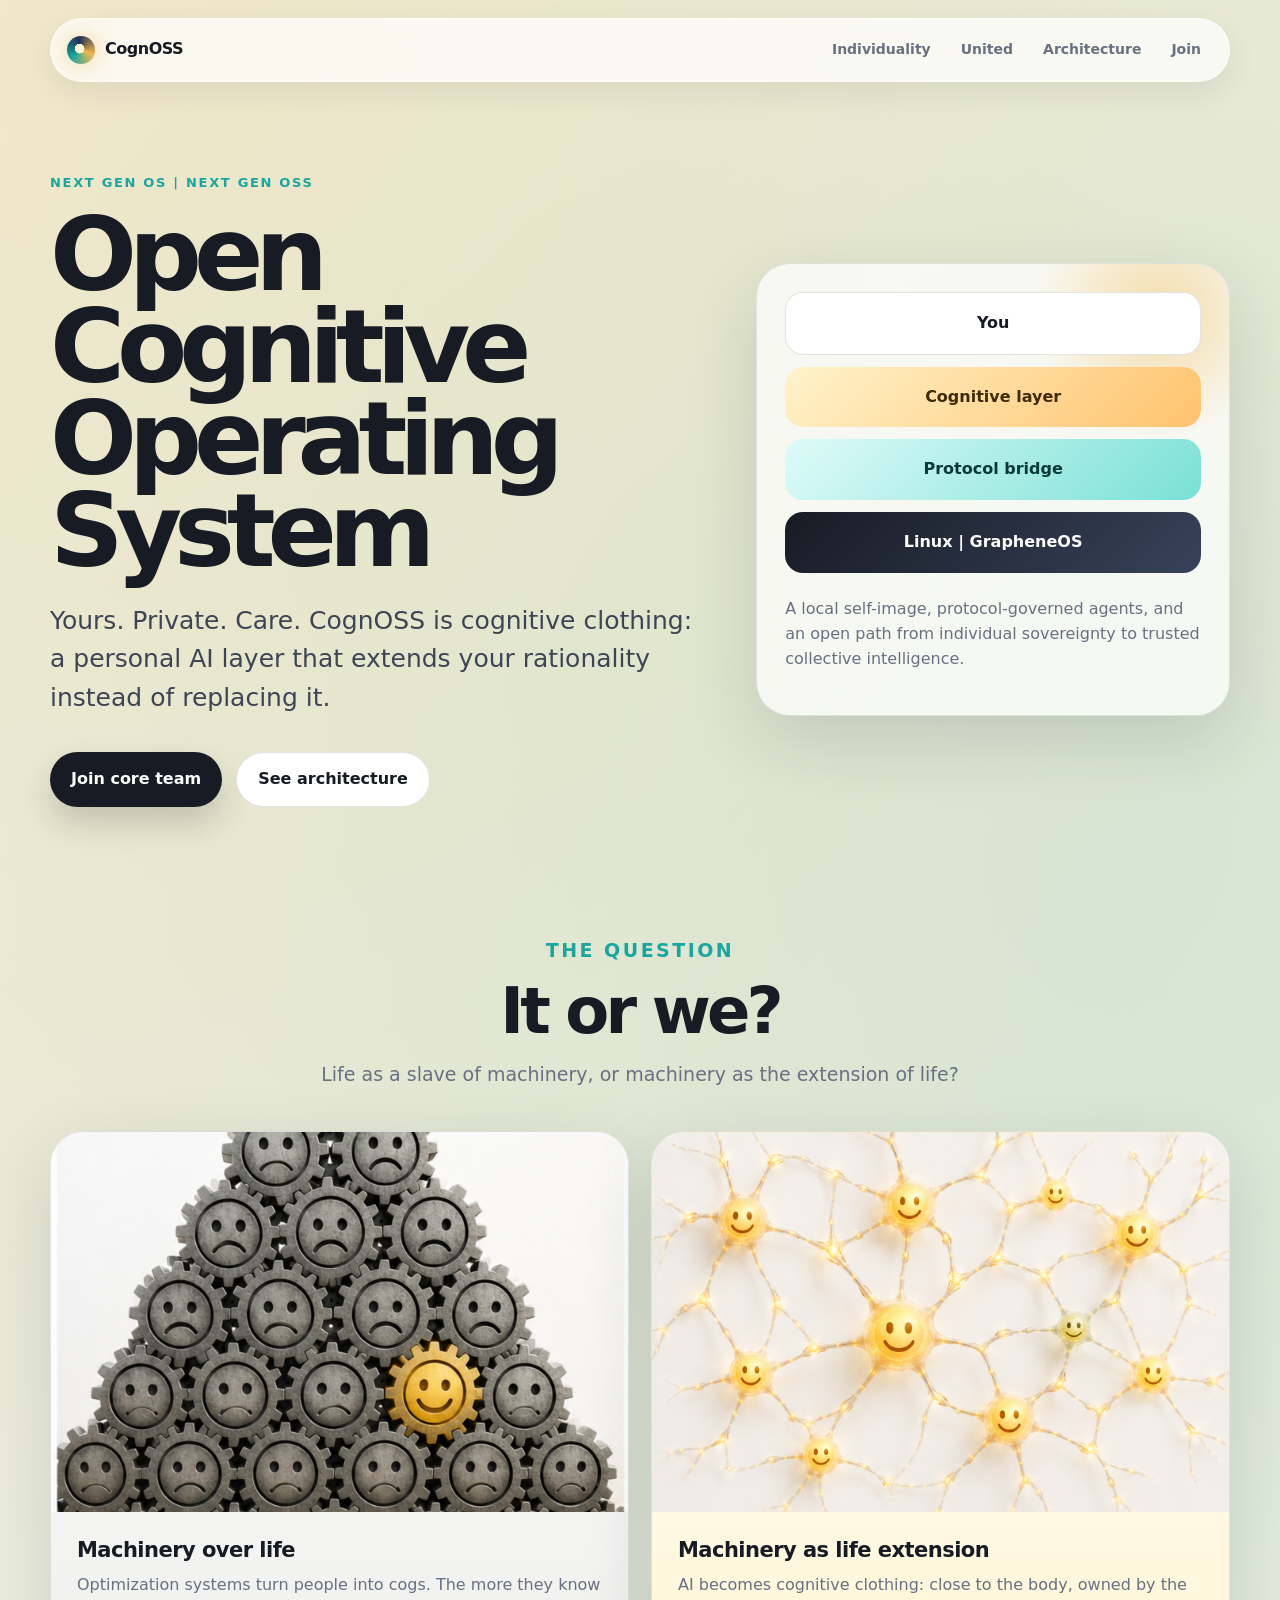
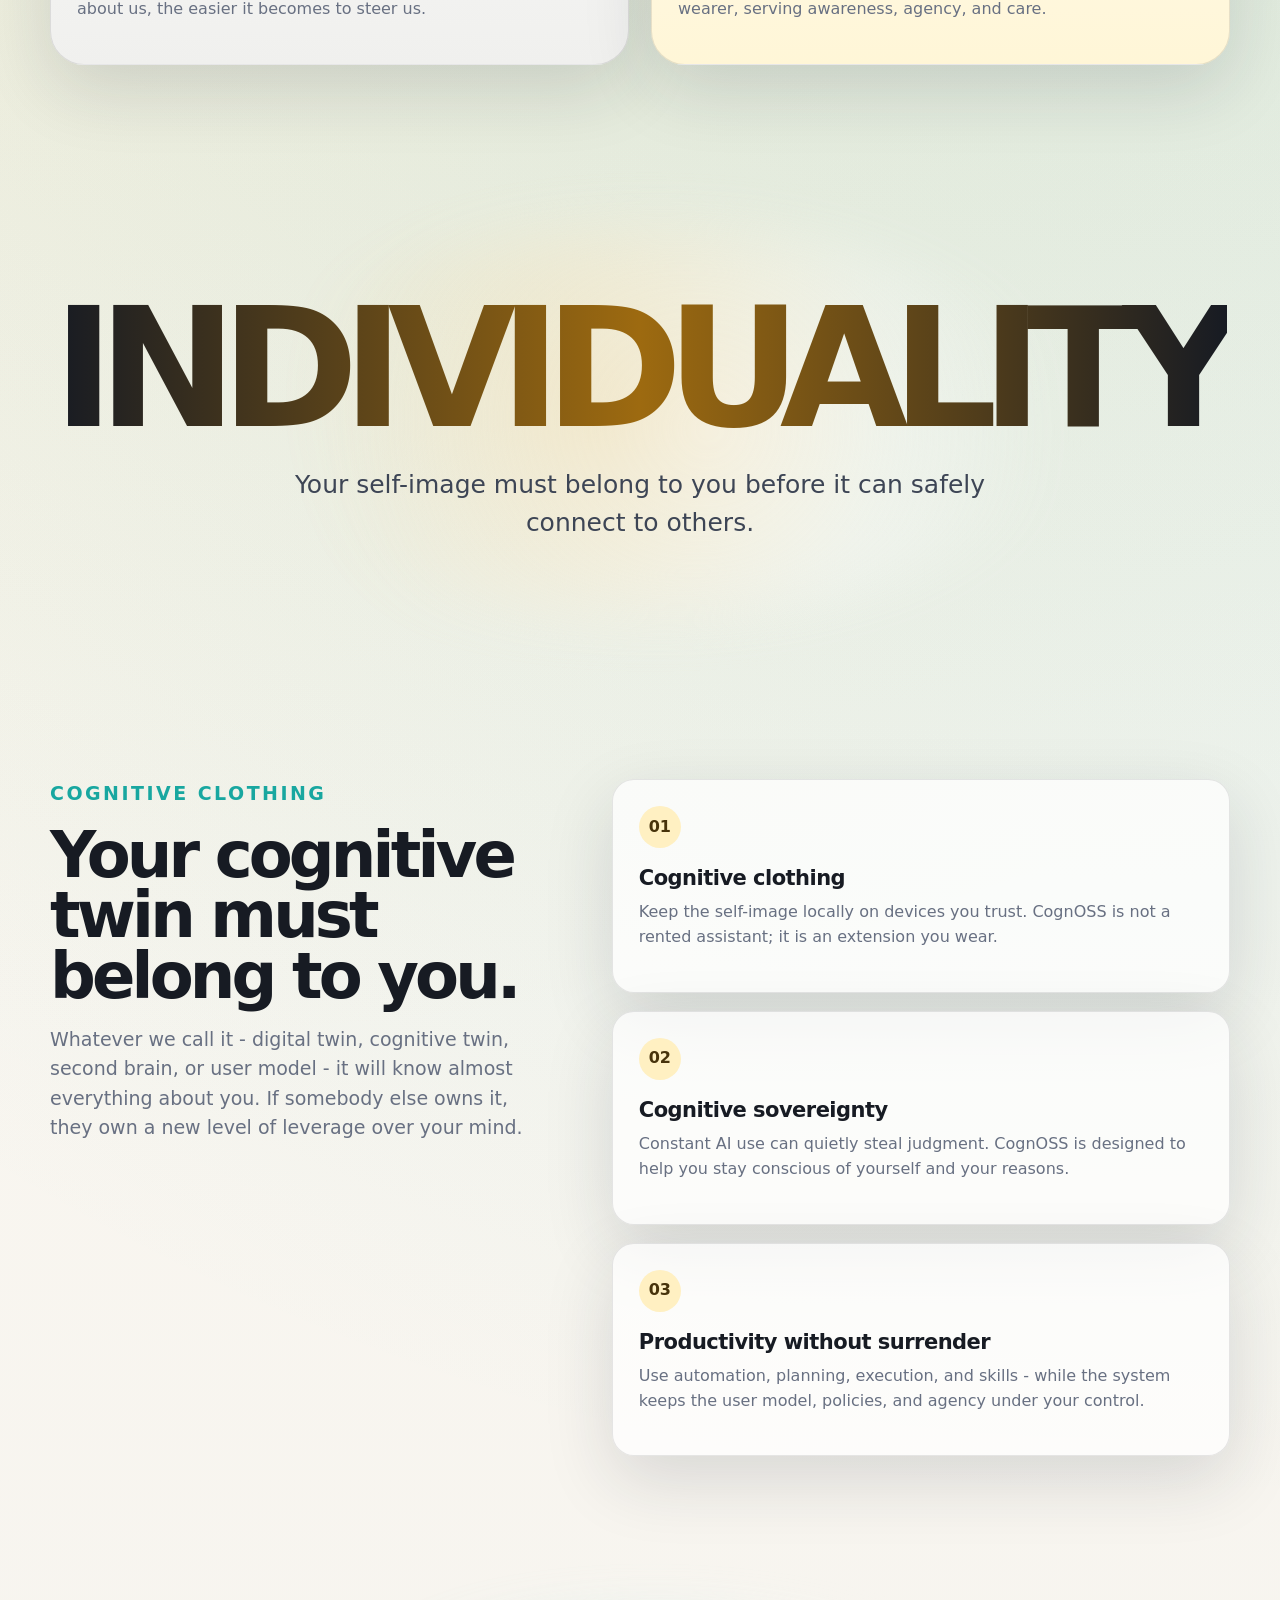
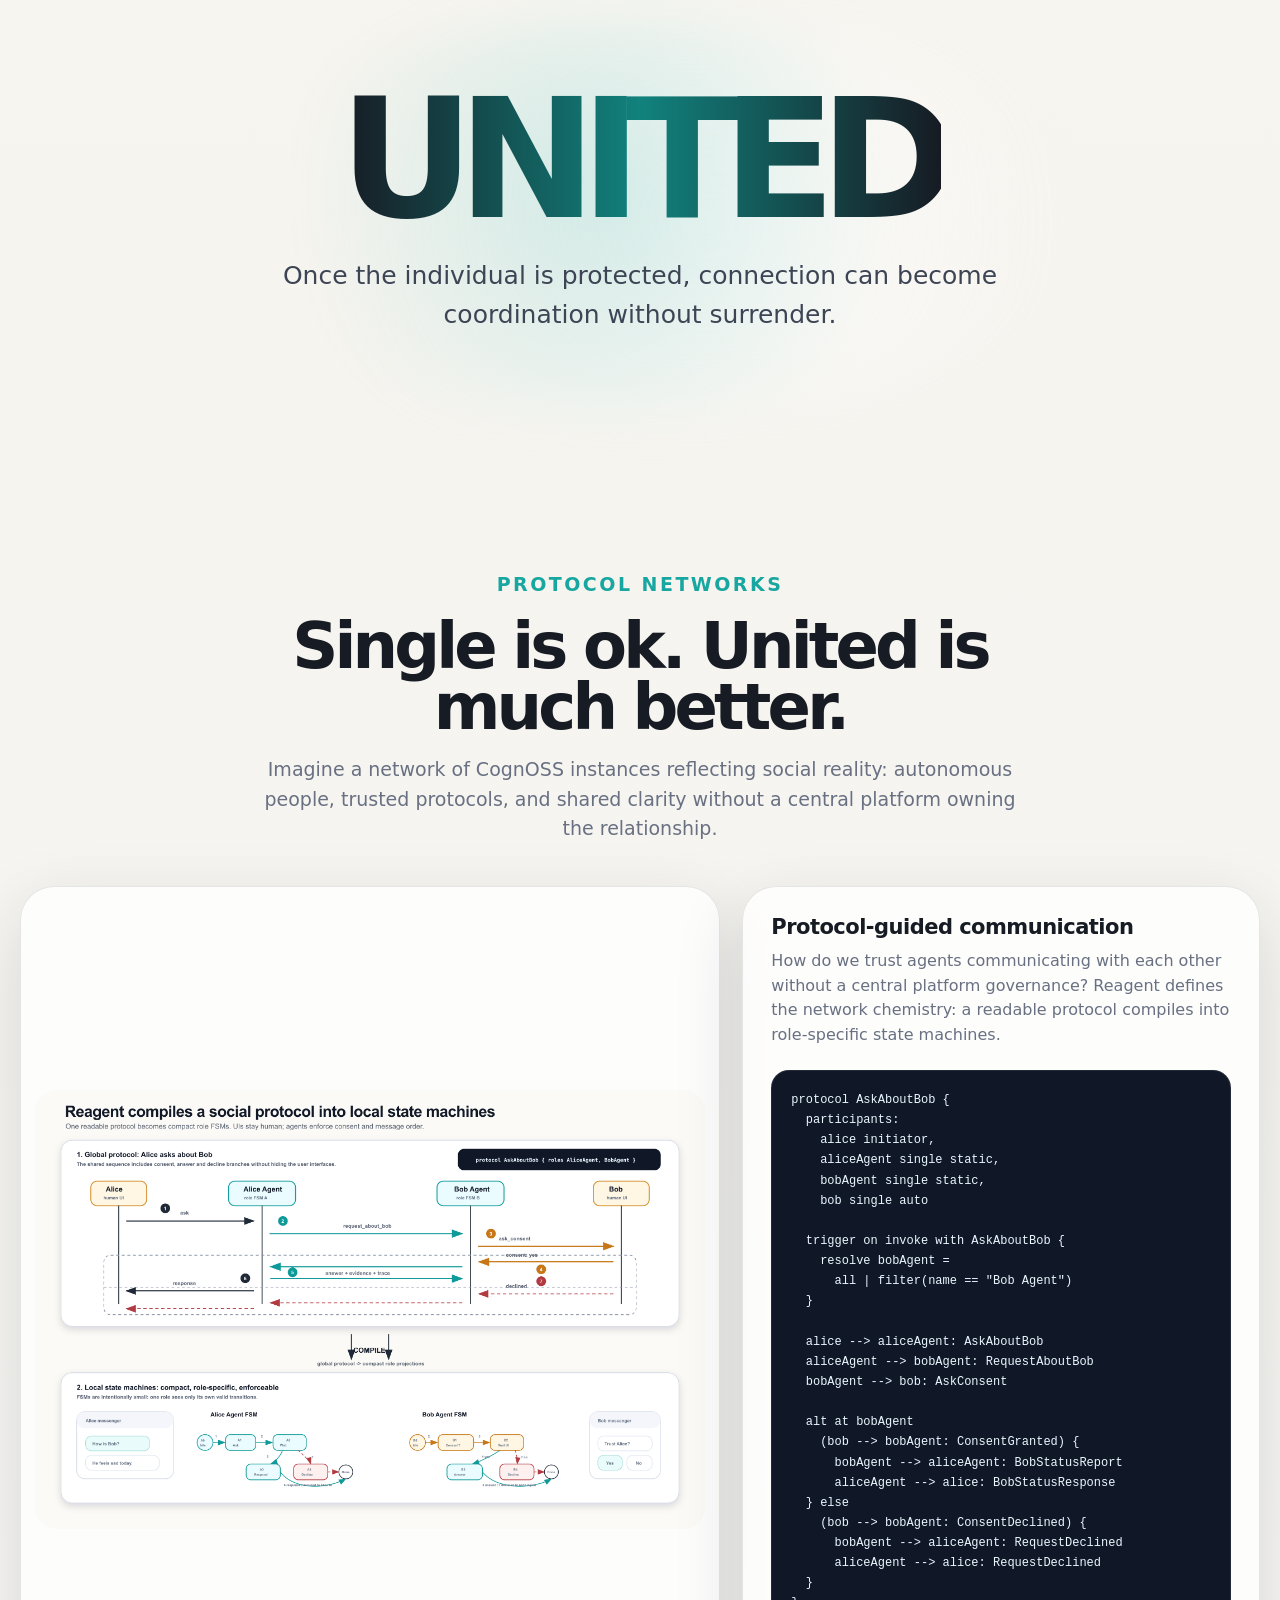
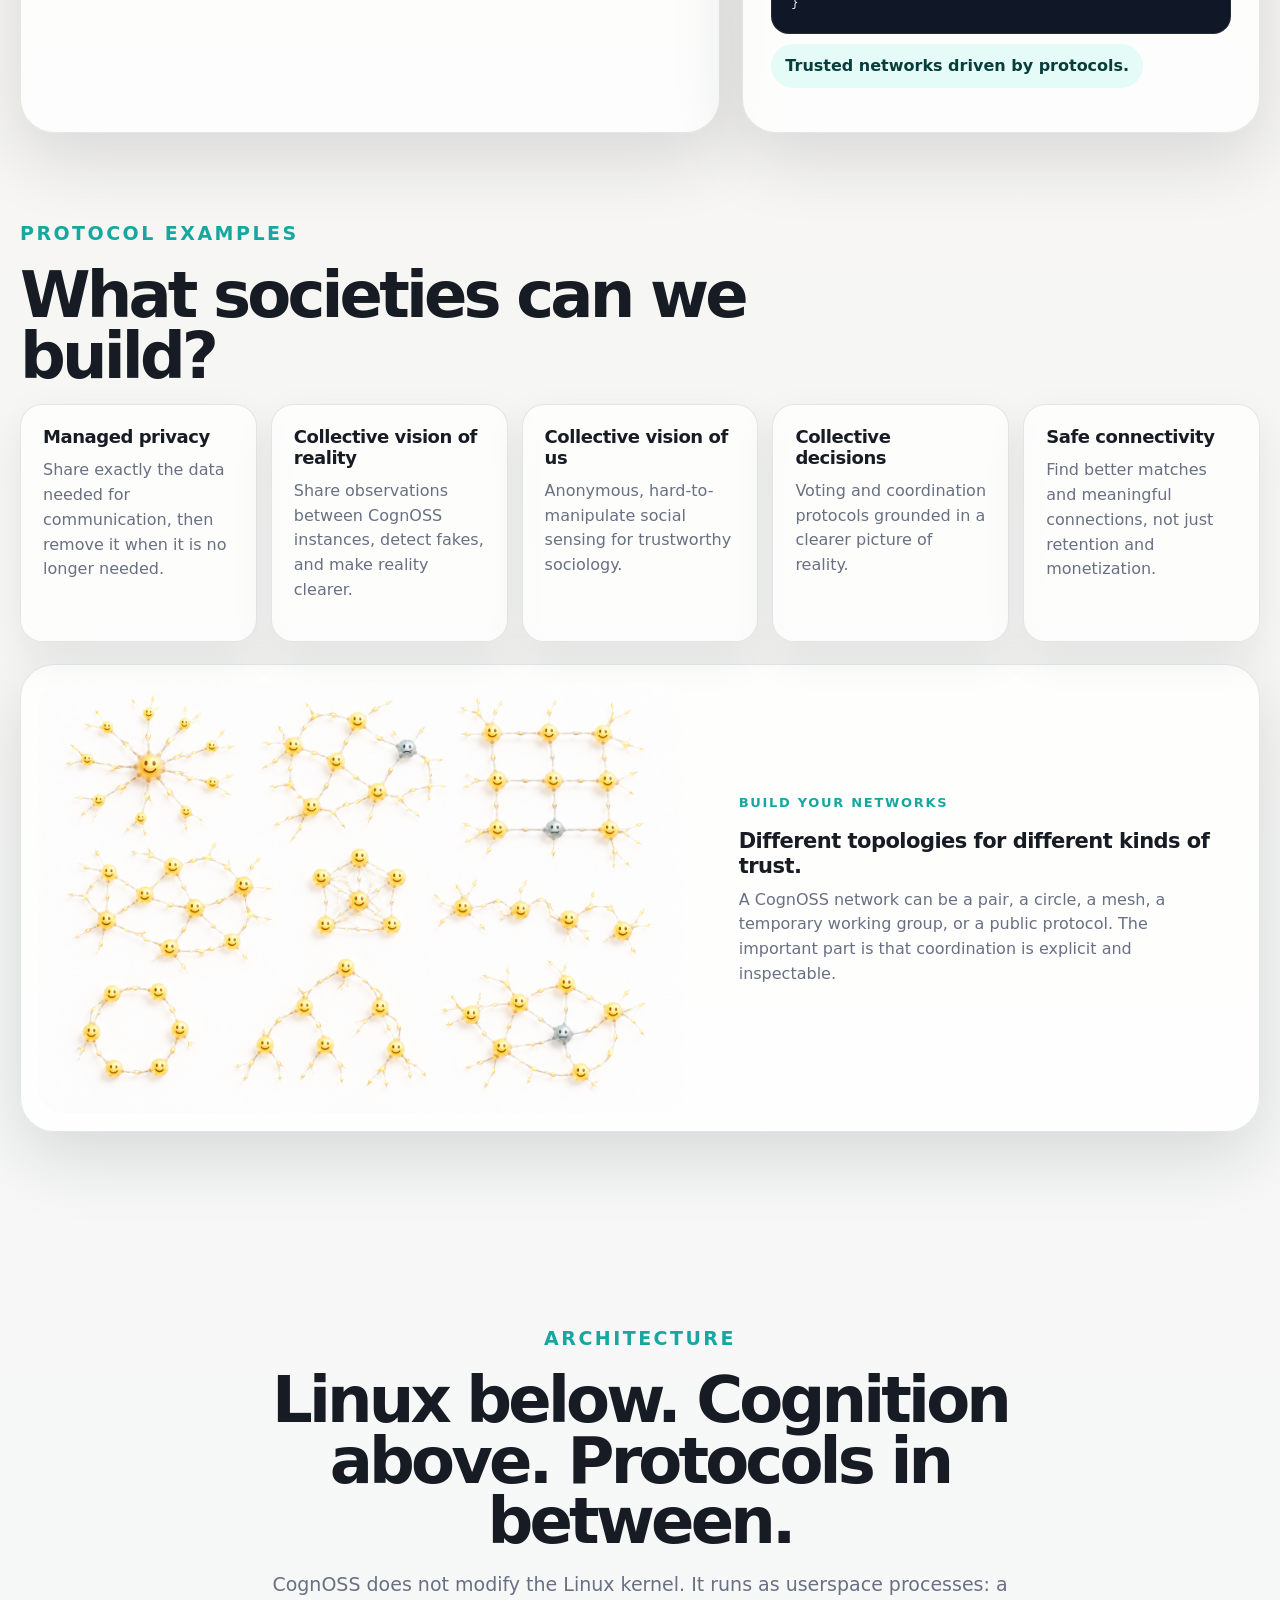
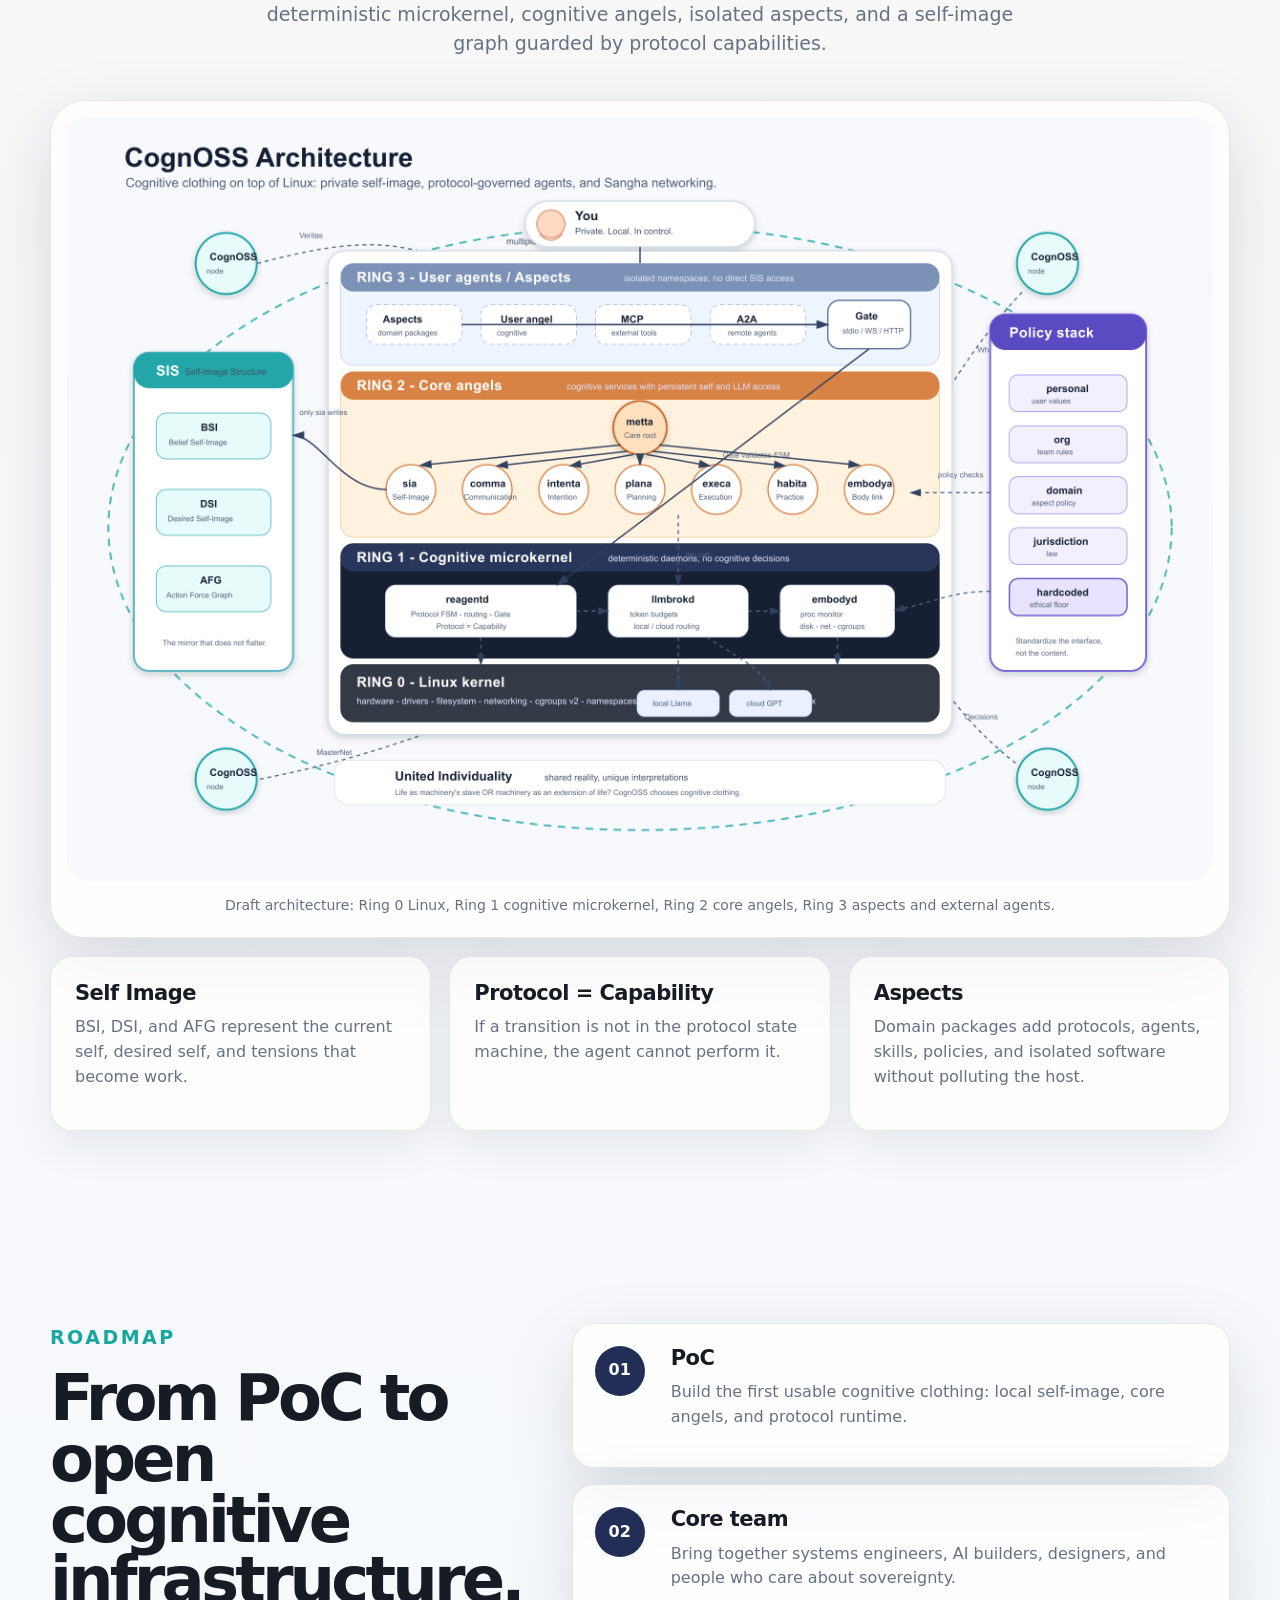
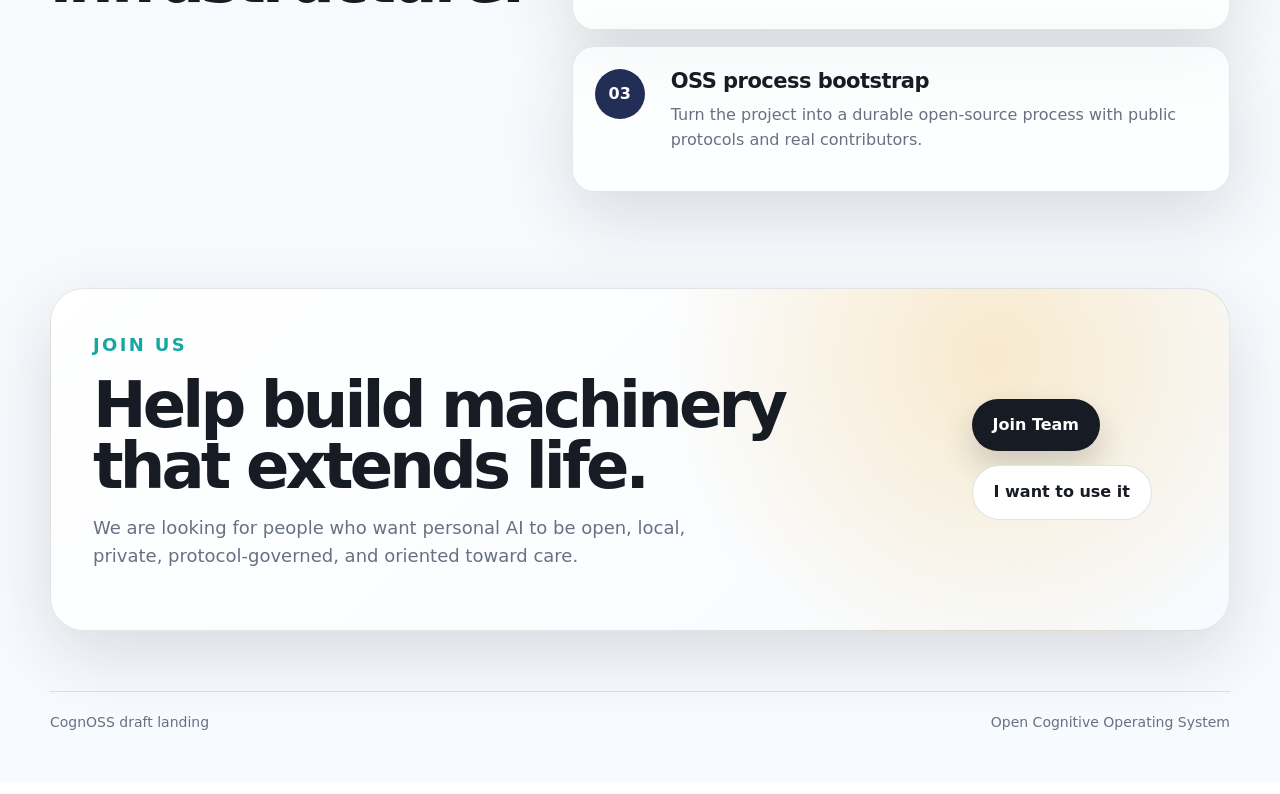
<file: landing/index.html>
<!doctype html>
<html lang="en">
  <head>
    <meta charset="utf-8" />
    <meta name="viewport" content="width=device-width, initial-scale=1" />
    <title>CognOSS - Open Cognitive Operating System</title>
    <meta
      name="description"
      content="CognOSS is an open cognitive operating system: private cognitive clothing, protocol-guided agents, and networks of trusted coordination."
    />
    <link rel="stylesheet" href="./styles.css" />
  </head>
  <body>
    <header class="site-header">
      <a class="brand" href="#top" aria-label="CognOSS home">
        <span class="brand-mark"></span>
        <span>CognOSS</span>
      </a>
      <nav class="nav" aria-label="Main navigation">
        <a href="#individuality">Individuality</a>
        <a href="#united">United</a>
        <a href="#architecture">Architecture</a>
        <a href="#join">Join</a>
      </nav>
    </header>

    <main id="top">
      <section class="hero section">
        <div class="hero-copy">
          <p class="eyebrow">Next Gen OS | Next Gen OSS</p>
          <h1>Open Cognitive Operating System</h1>
          <p class="hero-lead">
            Yours. Private. Care. CognOSS is cognitive clothing: a personal AI layer
            that extends your rationality instead of replacing it.
          </p>
          <div class="hero-actions">
            <a class="button primary" href="#join">Join core team</a>
            <a class="button secondary" href="#architecture">See architecture</a>
          </div>
        </div>

        <div class="hero-card" aria-label="CognOSS concept card">
          <div class="card-glow"></div>
          <div class="stack-preview">
            <div class="stack-row human">You</div>
            <div class="stack-row cognitive">Cognitive layer</div>
            <div class="stack-row bridge">Protocol bridge</div>
            <div class="stack-row linux">Linux | GrapheneOS</div>
          </div>
          <p>
            A local self-image, protocol-governed agents, and an open path from
            individual sovereignty to trusted collective intelligence.
          </p>
        </div>
      </section>

      <section class="question section">
        <div class="section-heading center">
          <p class="eyebrow">The question</p>
          <h2>It or we?</h2>
          <p>
            Life as a slave of machinery, or machinery as the extension of life?
          </p>
        </div>

        <div class="choice-grid">
          <article class="choice-card bad">
            <img src="./imgs/machinery.png" alt="Pyramid of sad gears" />
            <div>
              <h3>Machinery over life</h3>
              <p>
                Optimization systems turn people into cogs. The more they know
                about us, the easier it becomes to steer us.
              </p>
            </div>
          </article>

          <article class="choice-card good">
            <img src="./imgs/life.png" alt="Warm network of smiling neurons" />
            <div>
              <h3>Machinery as life extension</h3>
              <p>
                AI becomes cognitive clothing: close to the body, owned by the
                wearer, serving awareness, agency, and care.
              </p>
            </div>
          </article>
        </div>
      </section>

      <section id="individuality" class="word-divider individuality-divider" aria-label="Individuality">        
        <h2>INDIVIDUALITY</h2>
        <p>Your self-image must belong to you before it can safely connect to others.</p>
      </section>

      <section class="section split">
        <div class="section-heading">
          <p class="eyebrow">Cognitive clothing</p>
          <h2>Your cognitive twin must belong to you.</h2>
          <p>
            Whatever we call it - digital twin, cognitive twin, second brain, or
            user model - it will know almost everything about you. If somebody
            else owns it, they own a new level of leverage over your mind.
          </p>
        </div>

        <div class="feature-list">
          <article class="feature">
            <span class="feature-icon">01</span>
            <h3>Cognitive clothing</h3>
            <p>
              Keep the self-image locally on devices you trust. CognOSS is not a
              rented assistant; it is an extension you wear.
            </p>
          </article>
          <article class="feature">
            <span class="feature-icon">02</span>
            <h3>Cognitive sovereignty</h3>
            <p>
              Constant AI use can quietly steal judgment. CognOSS is designed to
              help you stay conscious of yourself and your reasons.
            </p>
          </article>
          <article class="feature">
            <span class="feature-icon">03</span>
            <h3>Productivity without surrender</h3>
            <p>
              Use automation, planning, execution, and skills - while the system
              keeps the user model, policies, and agency under your control.
            </p>
          </article>
        </div>
      </section>

      <section id="united" class="word-divider united-divider" aria-label="United">        
        <h2>UNITED</h2>
        <p>Once the individual is protected, connection can become coordination without surrender.</p>
      </section>

      <section class="section united">
        <div class="section-heading center">
          <p class="eyebrow">Protocol networks</p>
          <h2>Single is ok. United is much better.</h2>
          <p>
            Imagine a network of CognOSS instances reflecting social reality:
            autonomous people, trusted protocols, and shared clarity without a
            central platform owning the relationship.
          </p>
        </div>

        <div class="reagent-panel">
          <figure>
            <img
              src="./imgs/reagent-protocol-state-machines.png"
              alt="Reagent protocol compiled into local state machines"
            />
          </figure>
          <div class="protocol-code-card">
            <h3>Protocol-guided communication</h3>
            <p>
              How do we trust agents communicating with each other without a
              central platform governance? Reagent defines the network
              chemistry: a readable protocol compiles into role-specific state
              machines.
            </p>
            <pre><code>protocol AskAboutBob {
  participants:
    alice initiator,
    aliceAgent single static,
    bobAgent single static,
    bob single auto

  trigger on invoke with AskAboutBob {
    resolve bobAgent =
      all | filter(name == "Bob Agent")
  }

  alice --> aliceAgent: AskAboutBob
  aliceAgent --> bobAgent: RequestAboutBob
  bobAgent --> bob: AskConsent

  alt at bobAgent
    (bob --> bobAgent: ConsentGranted) {
      bobAgent --> aliceAgent: BobStatusReport
      aliceAgent --> alice: BobStatusResponse
  } else
    (bob --> bobAgent: ConsentDeclined) {
      bobAgent --> aliceAgent: RequestDeclined
      aliceAgent --> alice: RequestDeclined
  }
}</code></pre>
            <p class="tagline">Trusted networks driven by protocols.</p>
          </div>
        </div>

        <div class="section-heading protocol-examples-heading">
          <p class="eyebrow">Protocol examples</p>
          <h2>What societies can we build?</h2>
        </div>

        <div class="protocol-grid">
          <article>
            <h3>Managed privacy</h3>
            <p>Share exactly the data needed for communication, then remove it when it is no longer needed.</p>
          </article>
          <article>
            <h3>Collective vision of reality</h3>
            <p>Share observations between CognOSS instances, detect fakes, and make reality clearer.</p>
          </article>
          <article>
            <h3>Collective vision of us</h3>
            <p>Anonymous, hard-to-manipulate social sensing for trustworthy sociology.</p>
          </article>
          <article>
            <h3>Collective decisions</h3>
            <p>Voting and coordination protocols grounded in a clearer picture of reality.</p>
          </article>
          <article>
            <h3>Safe connectivity</h3>
            <p>Find better matches and meaningful connections, not just retention and monetization.</p>
          </article>
        </div>

        <div class="network-panel build-networks-panel">
          <img src="./imgs/network.png" alt="Different topologies of warm human networks" />
          <div class="network-copy">
            <p class="eyebrow">Build your networks</p>
            <h3>Different topologies for different kinds of trust.</h3>
            <p>
              A CognOSS network can be a pair, a circle, a mesh, a temporary
              working group, or a public protocol. The important part is that
              coordination is explicit and inspectable.
            </p>
          </div>
        </div>
      </section>

      <section id="architecture" class="section architecture">
        <div class="section-heading center">
          <p class="eyebrow">Architecture</p>
          <h2>Linux below. Cognition above. Protocols in between.</h2>
          <p>
            CognOSS does not modify the Linux kernel. It runs as userspace
            processes: a deterministic microkernel, cognitive angels, isolated
            aspects, and a self-image graph guarded by protocol capabilities.
          </p>
        </div>

        <figure class="architecture-figure">
          <img src="./imgs/cognos-architecture.png" alt="CognOSS layered architecture diagram" />
          <figcaption>
            Draft architecture: Ring 0 Linux, Ring 1 cognitive microkernel,
            Ring 2 core angels, Ring 3 aspects and external agents.
          </figcaption>
        </figure>

        <div class="architecture-points">
          <article>
            <h3>Self Image</h3>
            <p>
              BSI, DSI, and AFG represent the current self, desired self, and
              tensions that become work.
            </p>
          </article>
          <article>
            <h3>Protocol = Capability</h3>
            <p>
              If a transition is not in the protocol state machine, the agent
              cannot perform it.
            </p>
          </article>
          <article>
            <h3>Aspects</h3>
            <p>
              Domain packages add protocols, agents, skills, policies, and
              isolated software without polluting the host.
            </p>
          </article>
        </div>
      </section>

      <section class="section roadmap">
        <div class="section-heading">
          <p class="eyebrow">Roadmap</p>
          <h2>From PoC to open cognitive infrastructure.</h2>
        </div>
        <ol class="timeline">
          <li>
            <span>01</span>
            <div>
              <h3>PoC</h3>
              <p>Build the first usable cognitive clothing: local self-image, core angels, and protocol runtime.</p>
            </div>
          </li>
          <li>
            <span>02</span>
            <div>
              <h3>Core team</h3>
              <p>Bring together systems engineers, AI builders, designers, and people who care about sovereignty.</p>
            </div>
          </li>
          <li>
            <span>03</span>
            <div>
              <h3>OSS process bootstrap</h3>
              <p>Turn the project into a durable open-source process with public protocols and real contributors.</p>
            </div>
          </li>
        </ol>
      </section>

      <section id="join" class="join section">
        <div>
          <p class="eyebrow">Join us</p>
          <h2>Help build machinery that extends life.</h2>
          <p>
            We are looking for people who want personal AI to be open, local,
            private, protocol-governed, and oriented toward care.
          </p>
        </div>
        <div class="join-actions">
          <a class="button primary" href="mailto:hello@cognos.local">Join Team</a>
          <a class="button secondary" href="mailto:hello@cognos.local?subject=I%20want%20to%20use%20CognOSS">I want to use it</a>
        </div>
      </section>
    </main>

    <footer class="footer">
      <span>CognOSS draft landing</span>
      <span>Open Cognitive Operating System</span>
    </footer>
  </body>
</html>
</file>
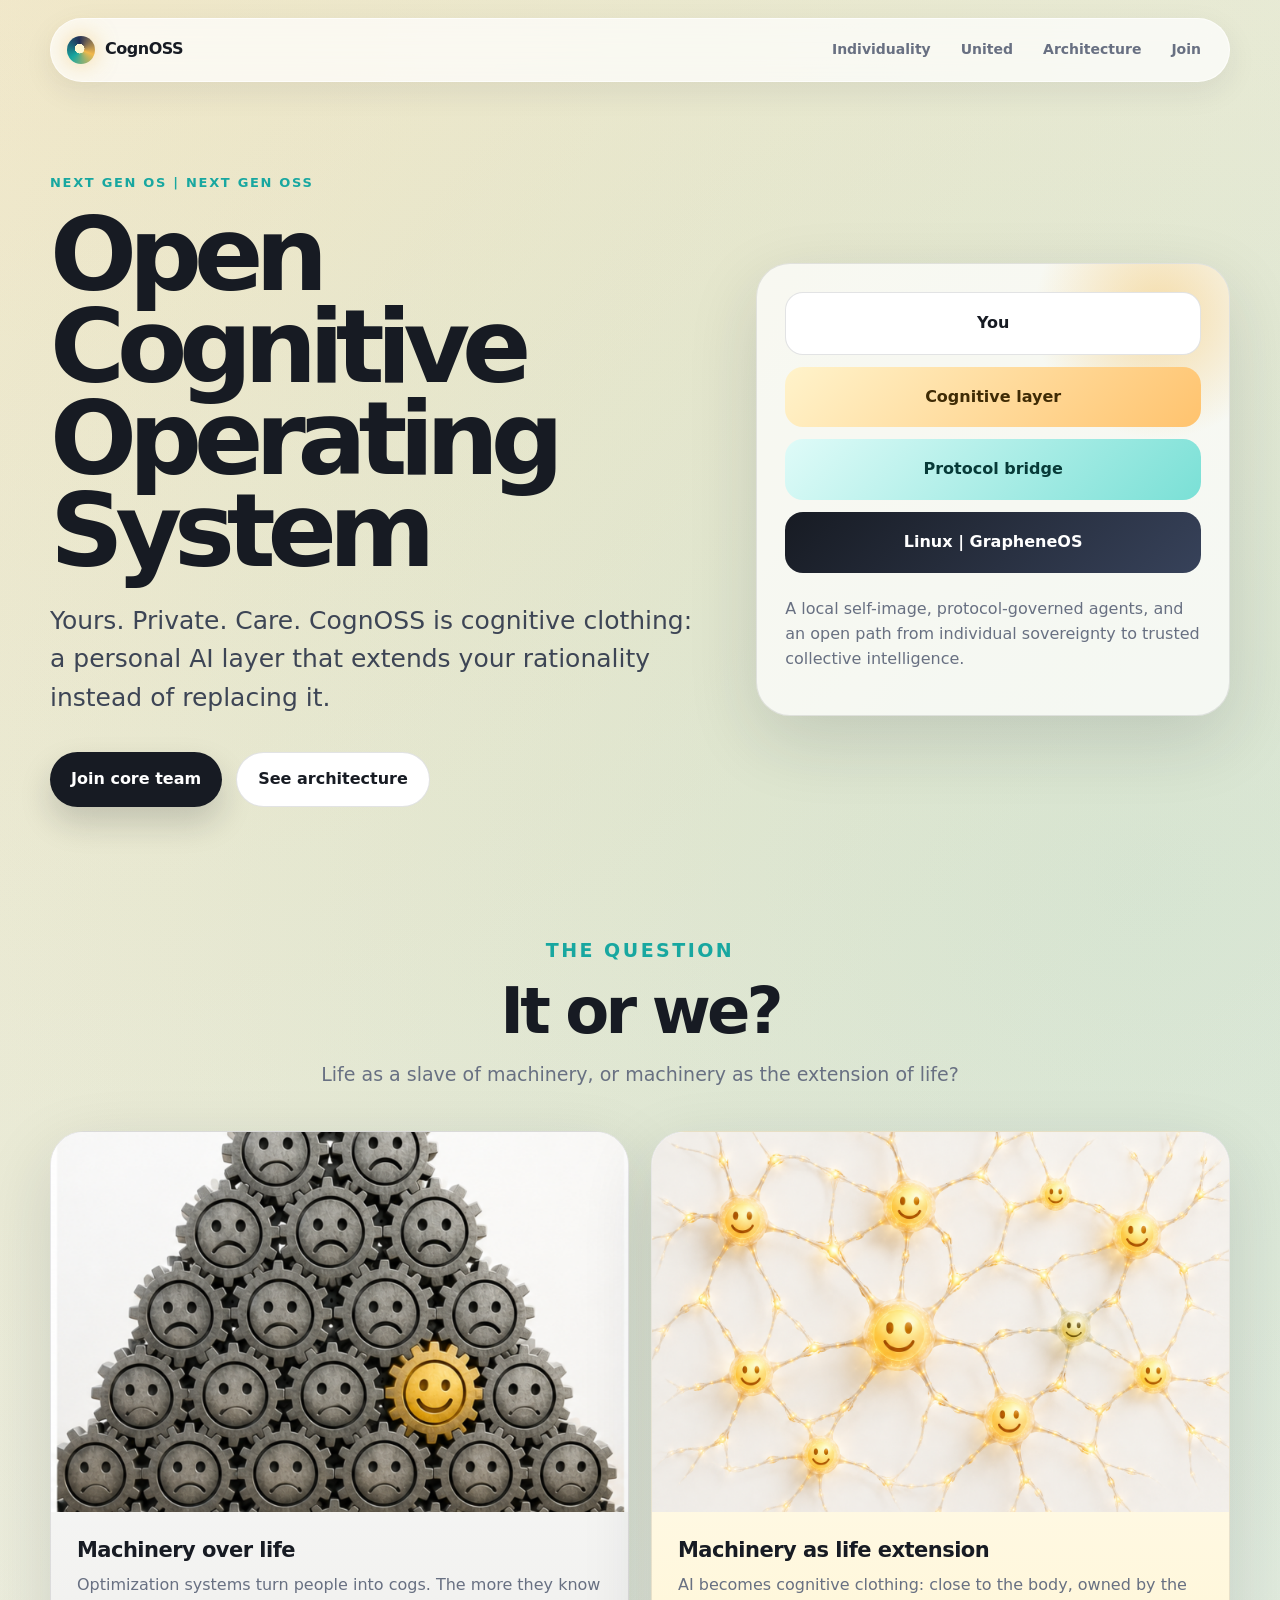
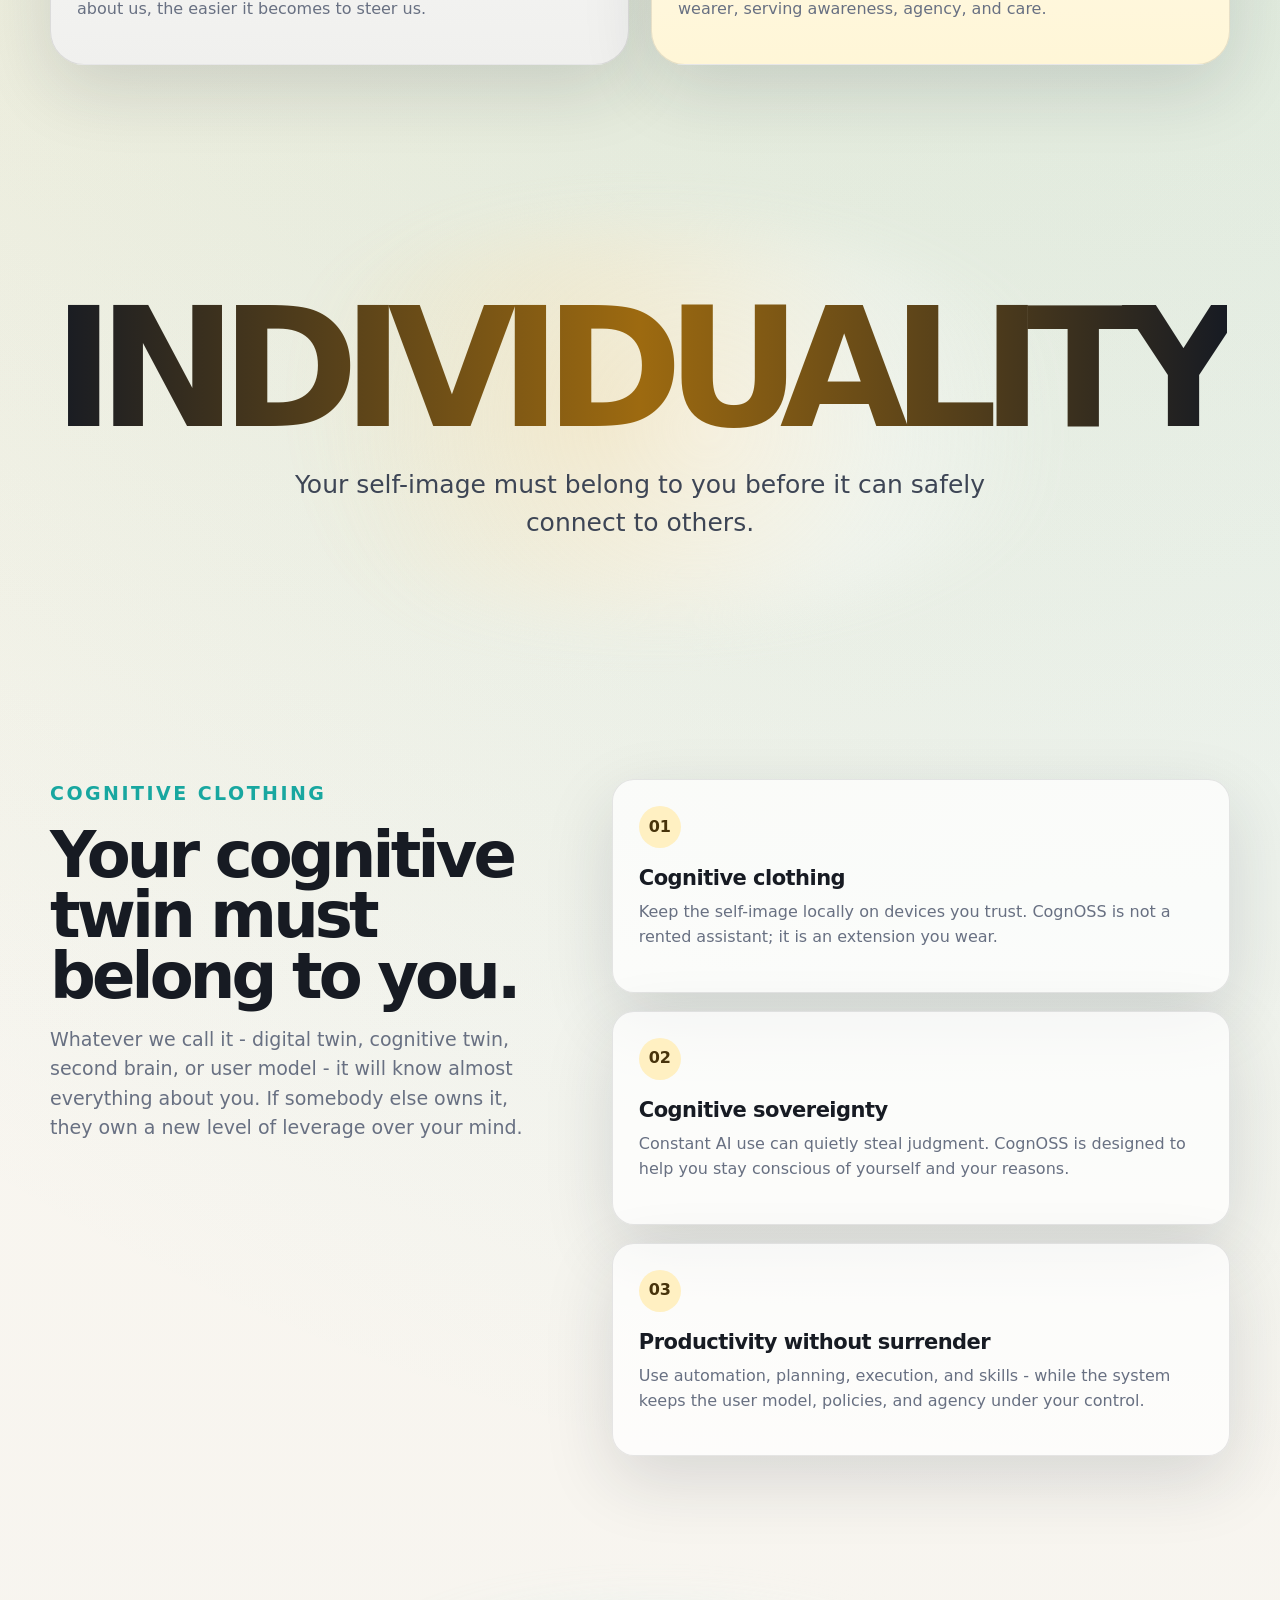
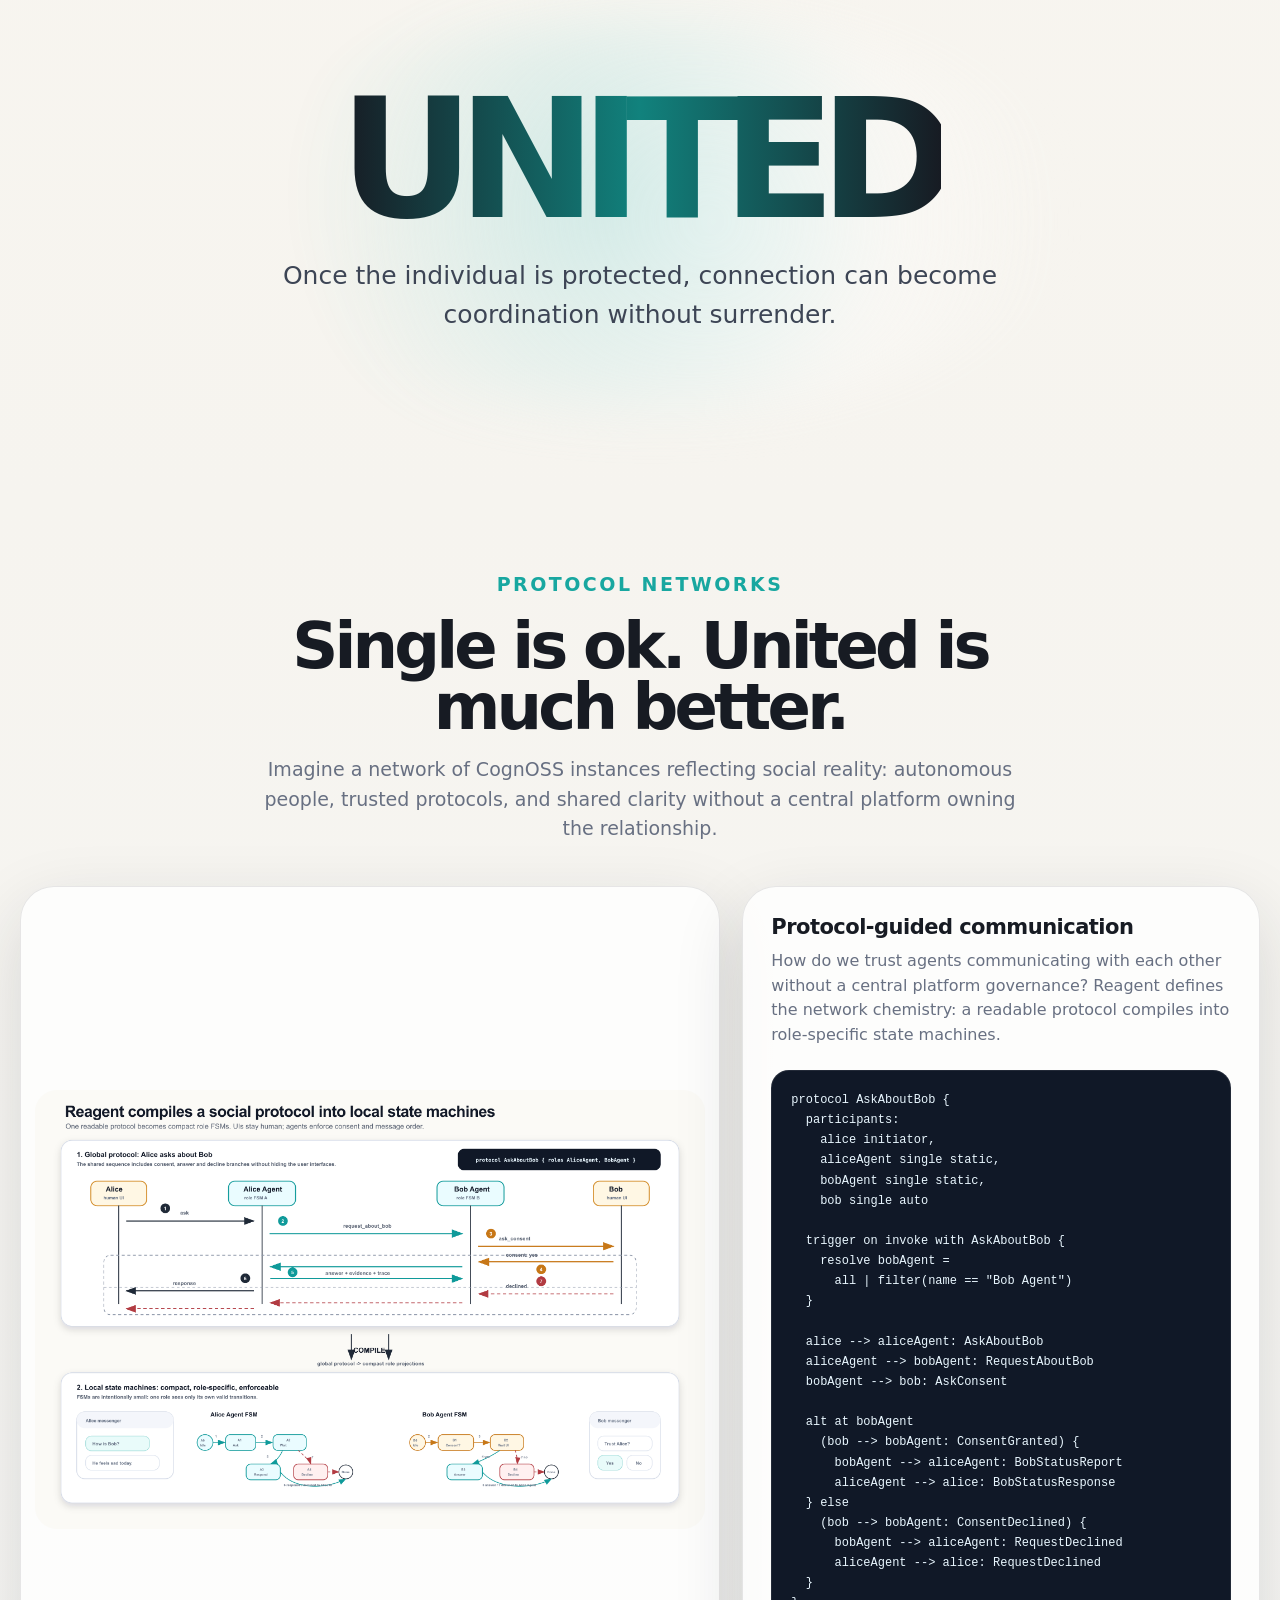
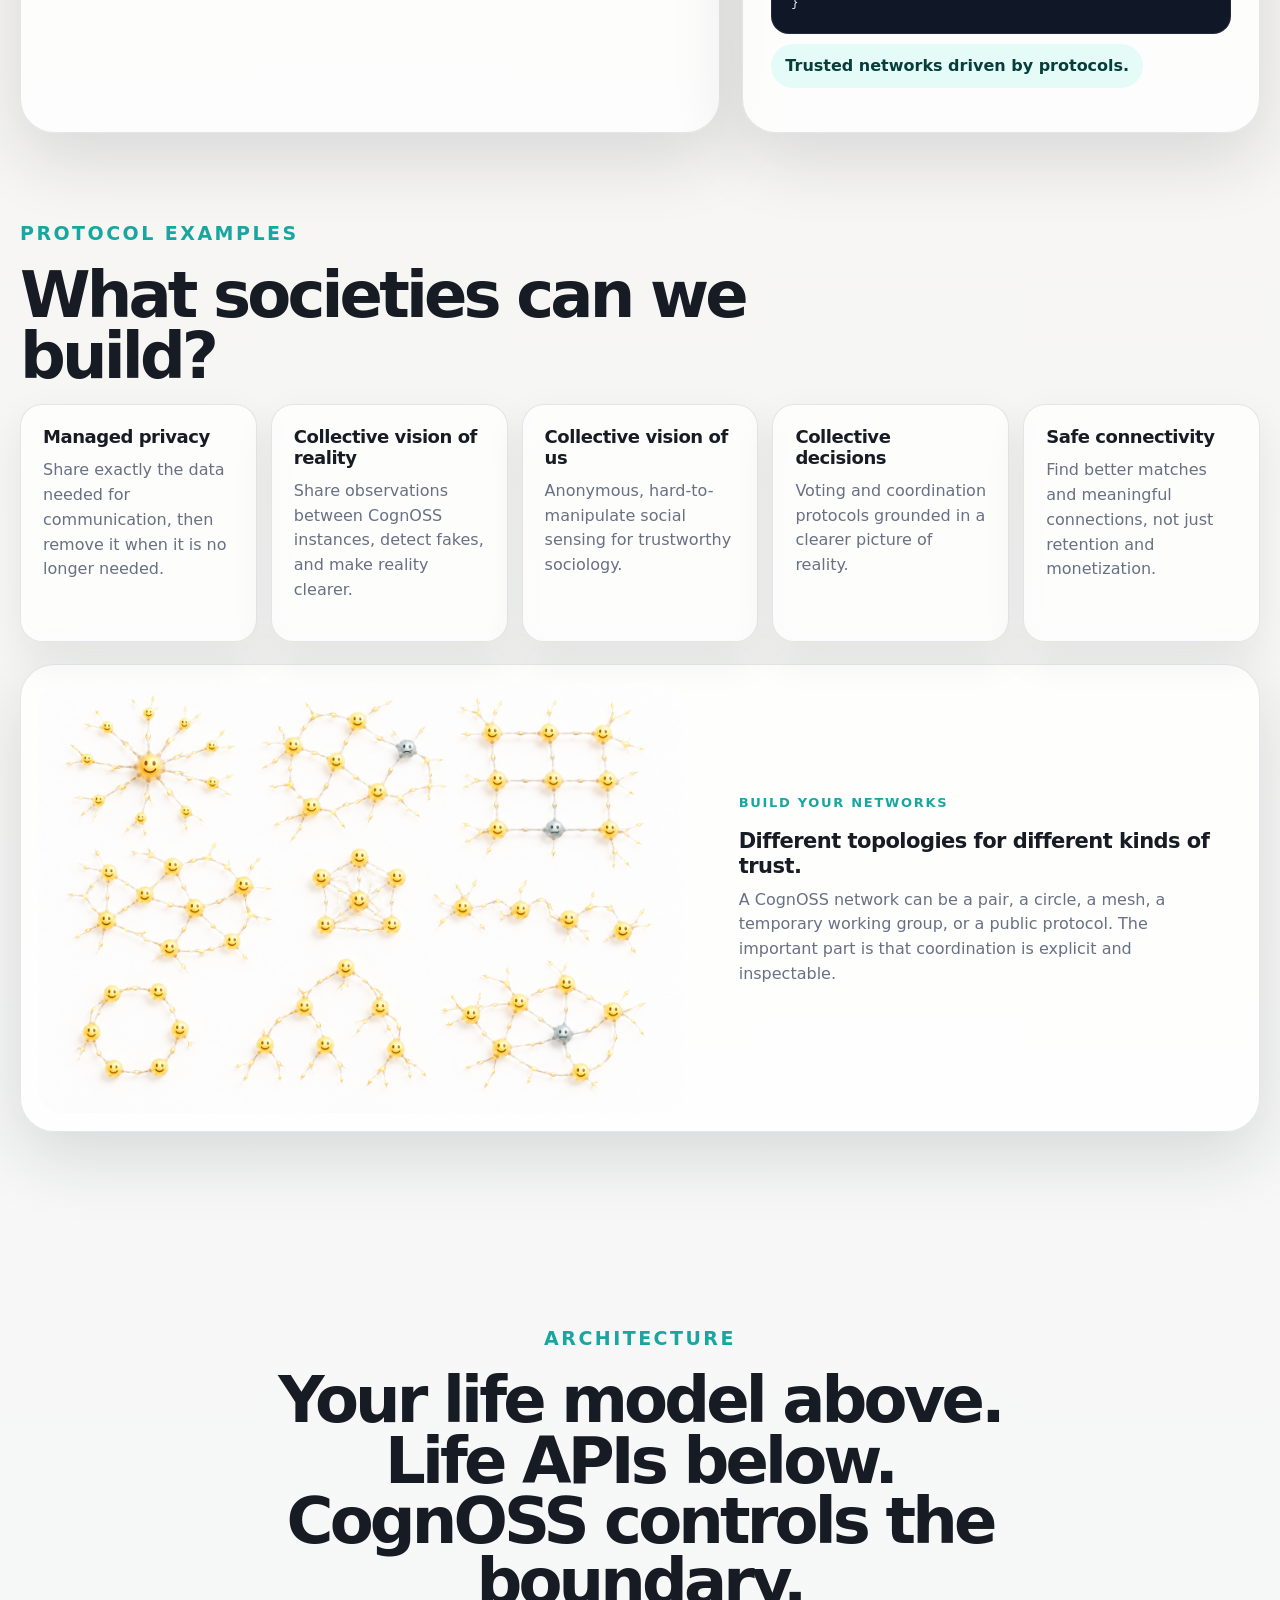
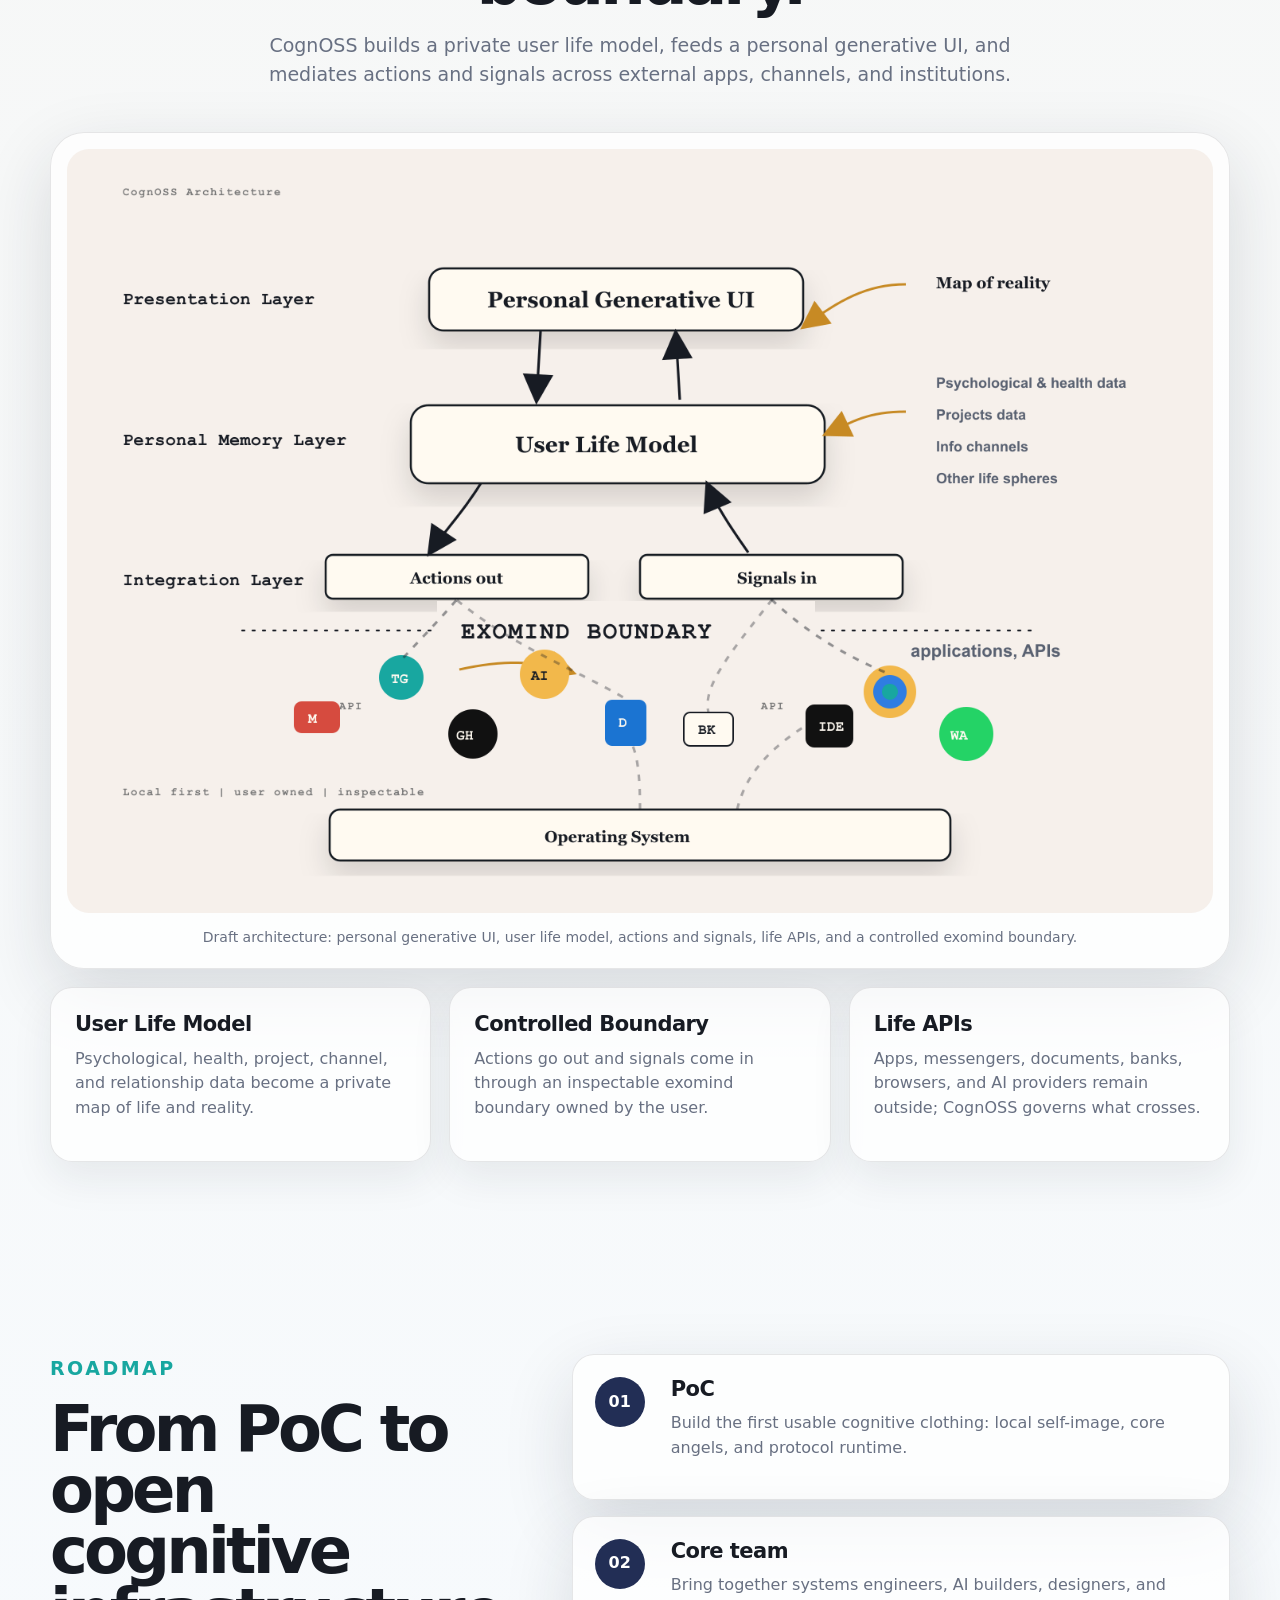
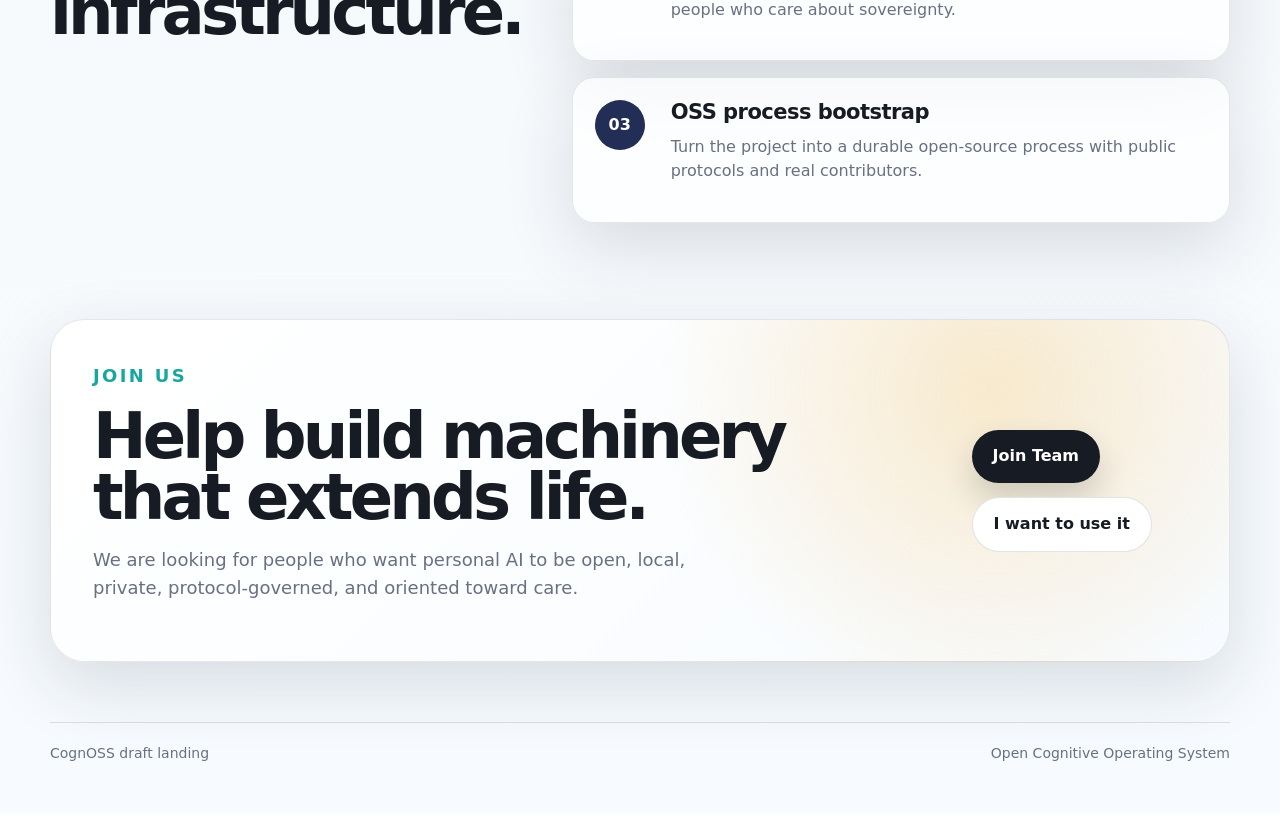
<file: landing/v2_en/index.html>
<!doctype html>
<html lang="en">
  <head>
    <meta charset="utf-8" />
    <meta name="viewport" content="width=device-width, initial-scale=1" />
    <title>CognOSS - Open Cognitive Operating System</title>
    <meta
      name="description"
      content="CognOSS is an open cognitive operating system: private cognitive clothing, protocol-guided agents, and networks of trusted coordination."
    />
    <link rel="stylesheet" href="./styles.css" />
  </head>
  <body>
    <header class="site-header">
      <a class="brand" href="#top" aria-label="CognOSS home">
        <span class="brand-mark"></span>
        <span>CognOSS</span>
      </a>
      <nav class="nav" aria-label="Main navigation">
        <a href="#individuality">Individuality</a>
        <a href="#united">United</a>
        <a href="#architecture">Architecture</a>
        <a href="#join">Join</a>
      </nav>
    </header>

    <main id="top">
      <section class="hero section">
        <div class="hero-copy">
          <p class="eyebrow">Next Gen OS | Next Gen OSS</p>
          <h1>Open Cognitive Operating System</h1>
          <p class="hero-lead">
            Yours. Private. Care. CognOSS is cognitive clothing: a personal AI layer
            that extends your rationality instead of replacing it.
          </p>
          <div class="hero-actions">
            <a class="button primary" href="#join">Join core team</a>
            <a class="button secondary" href="#architecture">See architecture</a>
          </div>
        </div>

        <div class="hero-card" aria-label="CognOSS concept card">
          <div class="card-glow"></div>
          <div class="stack-preview">
            <div class="stack-row human">You</div>
            <div class="stack-row cognitive">Cognitive layer</div>
            <div class="stack-row bridge">Protocol bridge</div>
            <div class="stack-row linux">Linux | GrapheneOS</div>
          </div>
          <p>
            A local self-image, protocol-governed agents, and an open path from
            individual sovereignty to trusted collective intelligence.
          </p>
        </div>
      </section>

      <section class="question section">
        <div class="section-heading center">
          <p class="eyebrow">The question</p>
          <h2>It or we?</h2>
          <p>
            Life as a slave of machinery, or machinery as the extension of life?
          </p>
        </div>

        <div class="choice-grid">
          <article class="choice-card bad">
            <img src="./imgs/machinery.png" alt="Pyramid of sad gears" />
            <div>
              <h3>Machinery over life</h3>
              <p>
                Optimization systems turn people into cogs. The more they know
                about us, the easier it becomes to steer us.
              </p>
            </div>
          </article>

          <article class="choice-card good">
            <img src="./imgs/life.png" alt="Warm network of smiling neurons" />
            <div>
              <h3>Machinery as life extension</h3>
              <p>
                AI becomes cognitive clothing: close to the body, owned by the
                wearer, serving awareness, agency, and care.
              </p>
            </div>
          </article>
        </div>
      </section>

      <section id="individuality" class="word-divider individuality-divider" aria-label="Individuality">        
        <h2>INDIVIDUALITY</h2>
        <p>Your self-image must belong to you before it can safely connect to others.</p>
      </section>

      <section class="section split">
        <div class="section-heading">
          <p class="eyebrow">Cognitive clothing</p>
          <h2>Your cognitive twin must belong to you.</h2>
          <p>
            Whatever we call it - digital twin, cognitive twin, second brain, or
            user model - it will know almost everything about you. If somebody
            else owns it, they own a new level of leverage over your mind.
          </p>
        </div>

        <div class="feature-list">
          <article class="feature">
            <span class="feature-icon">01</span>
            <h3>Cognitive clothing</h3>
            <p>
              Keep the self-image locally on devices you trust. CognOSS is not a
              rented assistant; it is an extension you wear.
            </p>
          </article>
          <article class="feature">
            <span class="feature-icon">02</span>
            <h3>Cognitive sovereignty</h3>
            <p>
              Constant AI use can quietly steal judgment. CognOSS is designed to
              help you stay conscious of yourself and your reasons.
            </p>
          </article>
          <article class="feature">
            <span class="feature-icon">03</span>
            <h3>Productivity without surrender</h3>
            <p>
              Use automation, planning, execution, and skills - while the system
              keeps the user model, policies, and agency under your control.
            </p>
          </article>
        </div>
      </section>

      <section id="united" class="word-divider united-divider" aria-label="United">        
        <h2>UNITED</h2>
        <p>Once the individual is protected, connection can become coordination without surrender.</p>
      </section>

      <section class="section united">
        <div class="section-heading center">
          <p class="eyebrow">Protocol networks</p>
          <h2>Single is ok. United is much better.</h2>
          <p>
            Imagine a network of CognOSS instances reflecting social reality:
            autonomous people, trusted protocols, and shared clarity without a
            central platform owning the relationship.
          </p>
        </div>

        <div class="reagent-panel">
          <figure>
            <img
              src="./imgs/reagent-protocol-state-machines.png"
              alt="Reagent protocol compiled into local state machines"
            />
          </figure>
          <div class="protocol-code-card">
            <h3>Protocol-guided communication</h3>
            <p>
              How do we trust agents communicating with each other without a
              central platform governance? Reagent defines the network
              chemistry: a readable protocol compiles into role-specific state
              machines.
            </p>
            <pre><code>protocol AskAboutBob {
  participants:
    alice initiator,
    aliceAgent single static,
    bobAgent single static,
    bob single auto

  trigger on invoke with AskAboutBob {
    resolve bobAgent =
      all | filter(name == "Bob Agent")
  }

  alice --> aliceAgent: AskAboutBob
  aliceAgent --> bobAgent: RequestAboutBob
  bobAgent --> bob: AskConsent

  alt at bobAgent
    (bob --> bobAgent: ConsentGranted) {
      bobAgent --> aliceAgent: BobStatusReport
      aliceAgent --> alice: BobStatusResponse
  } else
    (bob --> bobAgent: ConsentDeclined) {
      bobAgent --> aliceAgent: RequestDeclined
      aliceAgent --> alice: RequestDeclined
  }
}</code></pre>
            <p class="tagline">Trusted networks driven by protocols.</p>
          </div>
        </div>

        <div class="section-heading protocol-examples-heading">
          <p class="eyebrow">Protocol examples</p>
          <h2>What societies can we build?</h2>
        </div>

        <div class="protocol-grid">
          <article>
            <h3>Managed privacy</h3>
            <p>Share exactly the data needed for communication, then remove it when it is no longer needed.</p>
          </article>
          <article>
            <h3>Collective vision of reality</h3>
            <p>Share observations between CognOSS instances, detect fakes, and make reality clearer.</p>
          </article>
          <article>
            <h3>Collective vision of us</h3>
            <p>Anonymous, hard-to-manipulate social sensing for trustworthy sociology.</p>
          </article>
          <article>
            <h3>Collective decisions</h3>
            <p>Voting and coordination protocols grounded in a clearer picture of reality.</p>
          </article>
          <article>
            <h3>Safe connectivity</h3>
            <p>Find better matches and meaningful connections, not just retention and monetization.</p>
          </article>
        </div>

        <div class="network-panel build-networks-panel">
          <img src="./imgs/network.png" alt="Different topologies of warm human networks" />
          <div class="network-copy">
            <p class="eyebrow">Build your networks</p>
            <h3>Different topologies for different kinds of trust.</h3>
            <p>
              A CognOSS network can be a pair, a circle, a mesh, a temporary
              working group, or a public protocol. The important part is that
              coordination is explicit and inspectable.
            </p>
          </div>
        </div>
      </section>

      <section id="architecture" class="section architecture">
        <div class="section-heading center">
          <p class="eyebrow">Architecture</p>
          <h2>Your life model above. Life APIs below. CognOSS controls the boundary.</h2>
          <p>
            CognOSS builds a private user life model, feeds a personal
            generative UI, and mediates actions and signals across external
            apps, channels, and institutions.
          </p>
        </div>

        <figure class="architecture-figure">
          <img src="./imgs/cognos-architecture.png" alt="CognOSS exomind boundary architecture diagram" />
          <figcaption>
            Draft architecture: personal generative UI, user life model,
            actions and signals, life APIs, and a controlled exomind boundary.
          </figcaption>
        </figure>

        <div class="architecture-points">
          <article>
            <h3>User Life Model</h3>
            <p>
              Psychological, health, project, channel, and relationship data
              become a private map of life and reality.
            </p>
          </article>
          <article>
            <h3>Controlled Boundary</h3>
            <p>
              Actions go out and signals come in through an inspectable
              exomind boundary owned by the user.
            </p>
          </article>
          <article>
            <h3>Life APIs</h3>
            <p>
              Apps, messengers, documents, banks, browsers, and AI providers
              remain outside; CognOSS governs what crosses.
            </p>
          </article>
        </div>
      </section>

      <section class="section roadmap">
        <div class="section-heading">
          <p class="eyebrow">Roadmap</p>
          <h2>From PoC to open cognitive infrastructure.</h2>
        </div>
        <ol class="timeline">
          <li>
            <span>01</span>
            <div>
              <h3>PoC</h3>
              <p>Build the first usable cognitive clothing: local self-image, core angels, and protocol runtime.</p>
            </div>
          </li>
          <li>
            <span>02</span>
            <div>
              <h3>Core team</h3>
              <p>Bring together systems engineers, AI builders, designers, and people who care about sovereignty.</p>
            </div>
          </li>
          <li>
            <span>03</span>
            <div>
              <h3>OSS process bootstrap</h3>
              <p>Turn the project into a durable open-source process with public protocols and real contributors.</p>
            </div>
          </li>
        </ol>
      </section>

      <section id="join" class="join section">
        <div>
          <p class="eyebrow">Join us</p>
          <h2>Help build machinery that extends life.</h2>
          <p>
            We are looking for people who want personal AI to be open, local,
            private, protocol-governed, and oriented toward care.
          </p>
        </div>
        <div class="join-actions">
          <a class="button primary" href="mailto:hello@cognos.local">Join Team</a>
          <a class="button secondary" href="mailto:hello@cognos.local?subject=I%20want%20to%20use%20CognOSS">I want to use it</a>
        </div>
      </section>
    </main>

    <footer class="footer">
      <span>CognOSS draft landing</span>
      <span>Open Cognitive Operating System</span>
    </footer>
  </body>
</html>
</file>
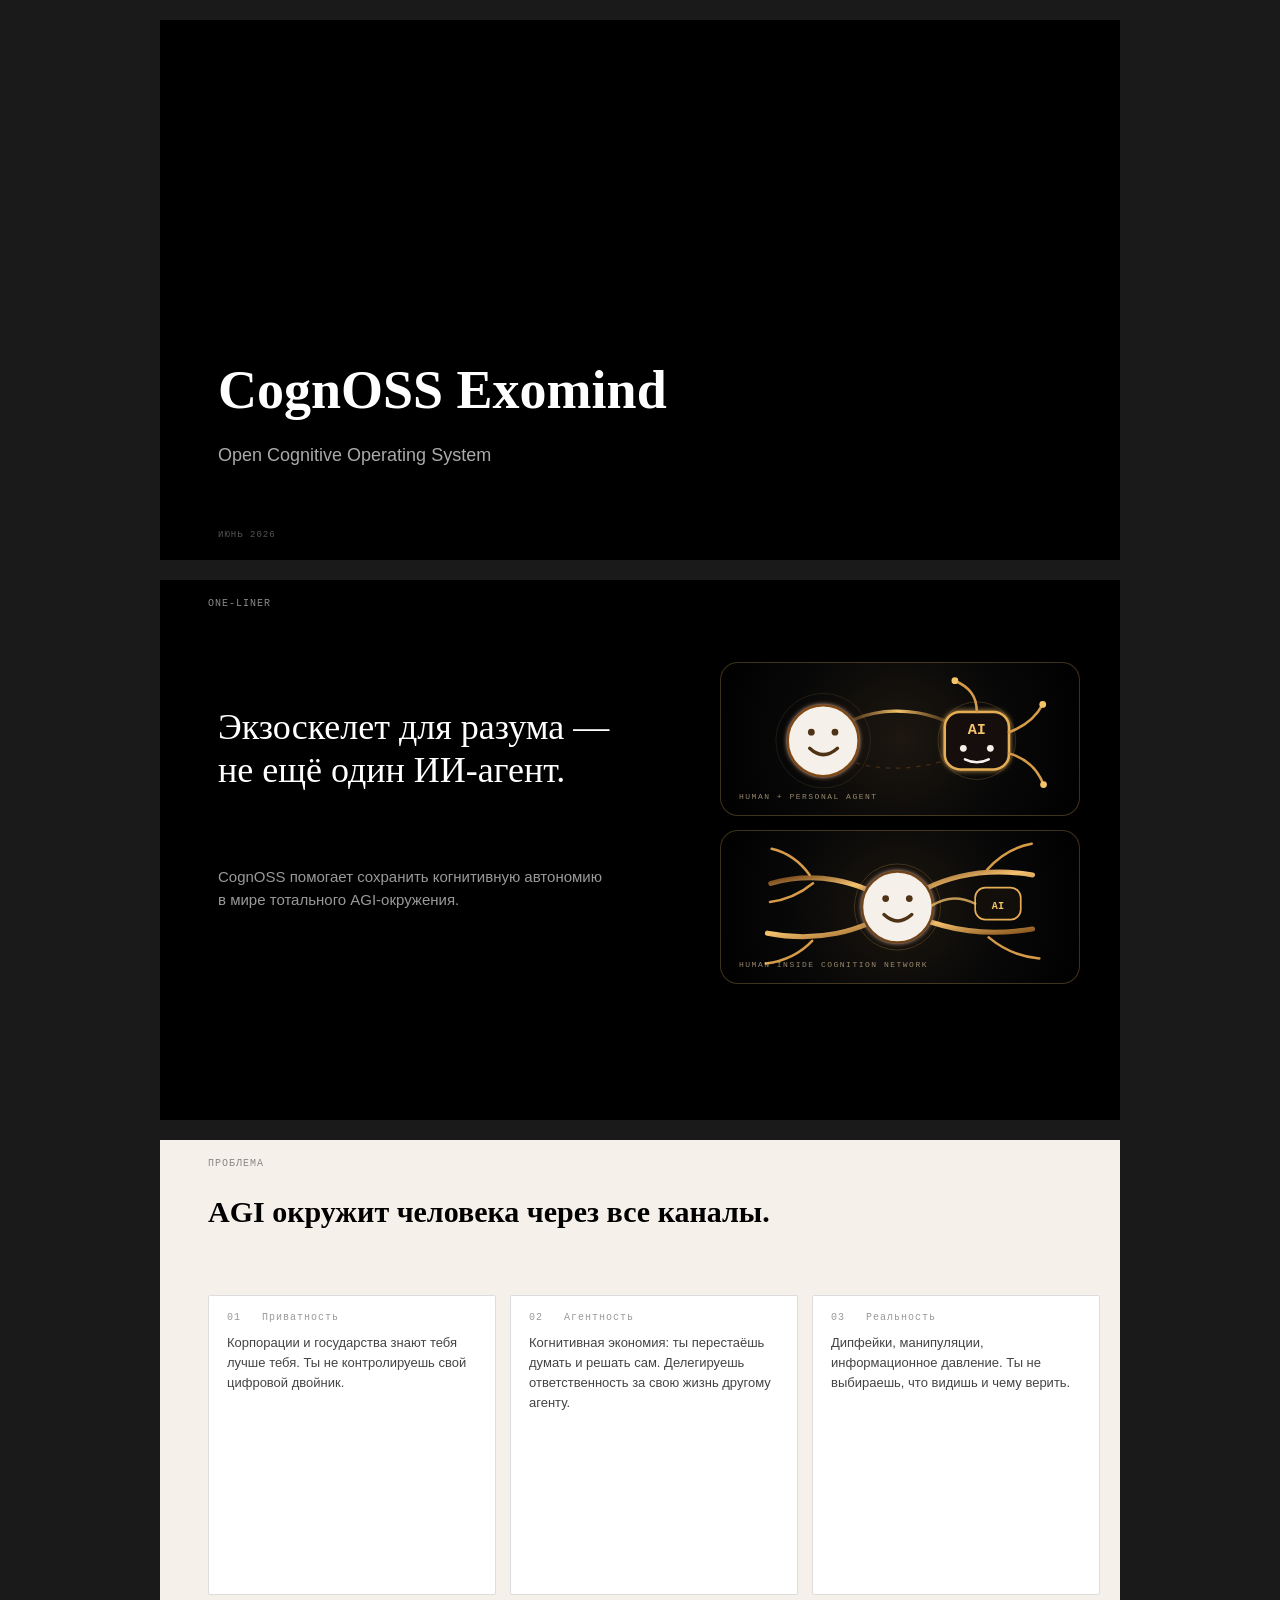
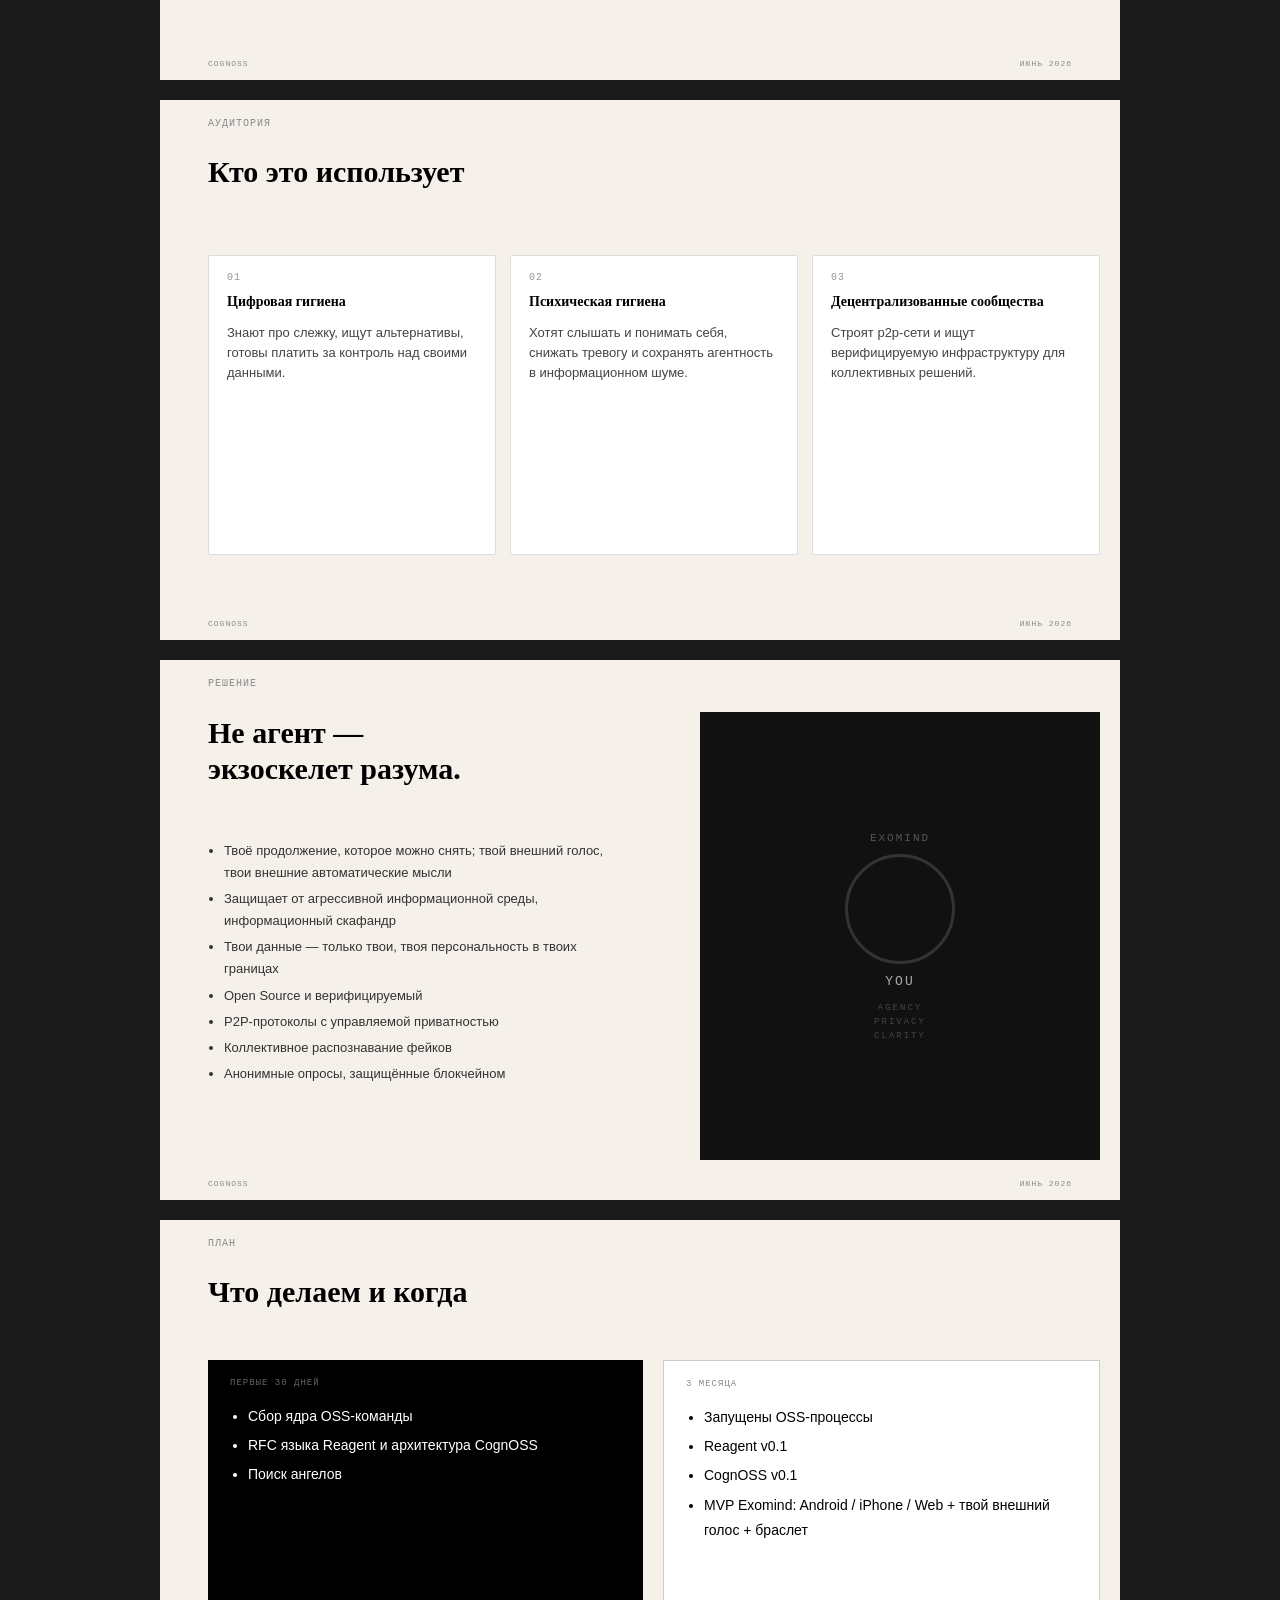
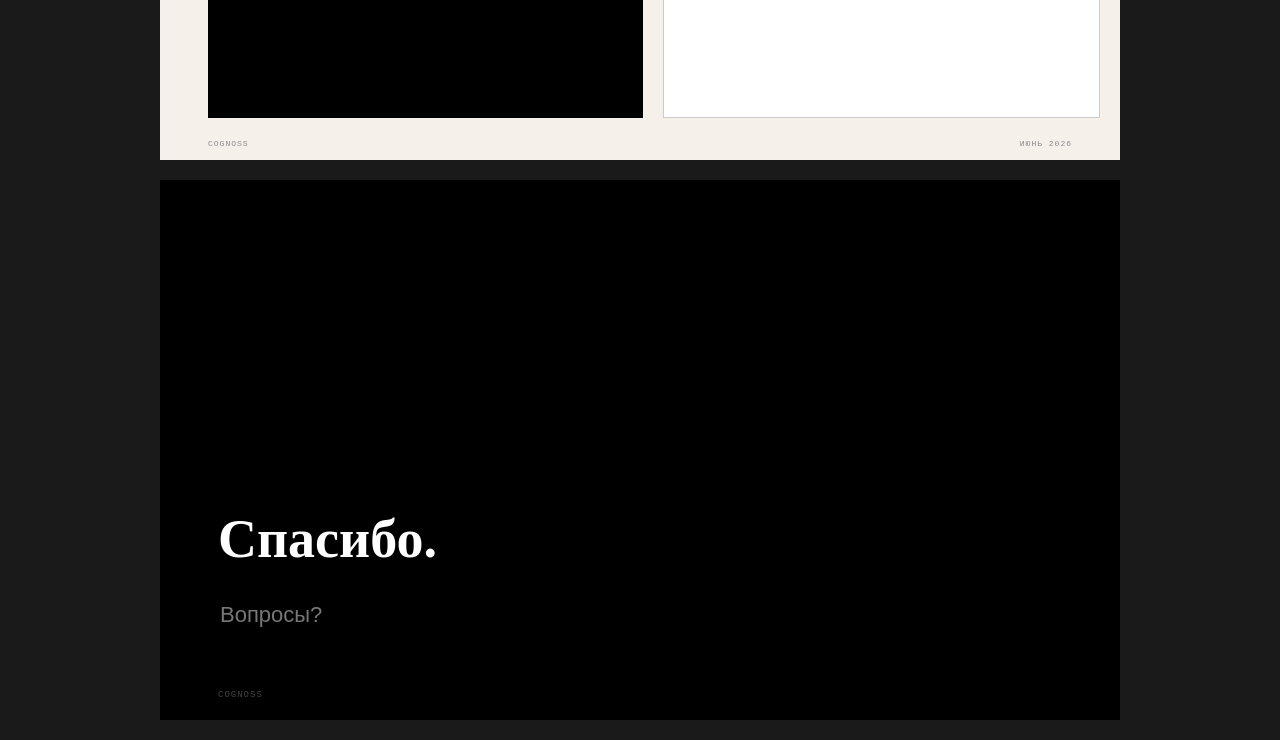
<file: landing/v1/cogness_pitch.html>
<!DOCTYPE html>
<html lang="ru">
<head>
<meta charset="UTF-8">
<meta name="viewport" content="width=device-width, initial-scale=1.0">
<title>CognOSS Exomind</title>
<style>
  * { box-sizing: border-box; margin: 0; padding: 0; }
  body { font-family: Calibri, Arial, sans-serif; background: #1a1a1a; color: #000; }
  .slide {
    width: 960px; height: 540px; margin: 20px auto;
    position: relative; overflow: hidden;
    display: flex; flex-direction: column;
    page-break-after: always;
  }
  .slide-black { background: #000; color: #fff; }
  .slide-cream { background: #F6F0EB; color: #000; }

  .label {
    position: absolute; top: 18px; left: 48px;
    font-family: 'Courier New', monospace; font-size: 10px;
    letter-spacing: 1px; text-transform: uppercase; color: #888;
  }
  .footer-l {
    position: absolute; bottom: 12px; left: 48px;
    font-family: 'Courier New', monospace; font-size: 8px;
    letter-spacing: 1px; text-transform: uppercase; color: #888;
  }
  .footer-r {
    position: absolute; bottom: 12px; right: 48px;
    font-family: 'Courier New', monospace; font-size: 8px;
    letter-spacing: 1px; text-transform: uppercase; color: #888;
  }

  /* Slide 1 */
  .s1-title {
    position: absolute; bottom: 140px; left: 58px;
    font-family: Cambria, Georgia, serif; font-size: 54px; font-weight: bold;
    color: #fff; line-height: 1.1;
  }
  .s1-sub {
    position: absolute; bottom: 94px; left: 58px;
    font-size: 18px; color: #aaa;
  }
  .s1-date {
    position: absolute; bottom: 20px; left: 58px;
    font-family: 'Courier New', monospace; font-size: 9px;
    letter-spacing: 1px; text-transform: uppercase; color: #555;
  }

  /* Slide 2 */
  .s2-big {
    position: absolute; top: 126px; left: 58px; width: 470px;
    font-family: Cambria, Georgia, serif; font-size: 36px; color: #fff;
    line-height: 1.2;
  }
  .s2-sub {
    position: absolute; top: 286px; left: 58px; width: 410px;
    font-size: 15px; color: #999; line-height: 1.5;
  }
  .s2-visuals {
    position: absolute; top: 82px; right: 40px; width: 360px;
    display: flex; flex-direction: column; gap: 14px;
  }
  .s2-visual {
    position: relative; height: 154px; overflow: hidden;
    background: radial-gradient(circle at 50% 50%, #1d1710 0%, #080808 55%, #000 100%);
    border: 1px solid rgba(222, 177, 92, 0.28); border-radius: 18px;
  }
  .s2-visual svg {
    width: 100%; height: 100%; display: block;
  }
  .s2-visual-label {
    position: absolute; left: 18px; bottom: 14px;
    font-family: 'Courier New', monospace; font-size: 8px;
    color: rgba(255, 227, 175, 0.58); letter-spacing: 1.5px;
    text-transform: uppercase;
  }

  /* Cards grid */
  .cards {
    position: absolute; top: 155px; left: 48px; right: 20px;
    display: flex; gap: 14px;
  }
  .card {
    flex: 1; background: #fff; border: 1px solid #ddd;
    padding: 16px 18px; border-radius: 2px; min-height: 300px;
  }
  .card-num {
    font-family: 'Courier New', monospace; font-size: 10px;
    color: #999; margin-bottom: 10px; letter-spacing: 1px;
  }
  .card-title {
    font-family: Cambria, Georgia, serif; font-size: 14px; font-weight: bold;
    color: #000; margin-bottom: 12px; line-height: 1.3;
  }
  .card-body { font-size: 13px; color: #444; line-height: 1.55; }

  .slide-title {
    position: absolute; top: 55px; left: 48px;
    font-family: Cambria, Georgia, serif; font-size: 30px; font-weight: bold; color: #000;
  }

  /* Slide 5 */
  .s5-title {
    position: absolute; top: 55px; left: 48px;
    font-family: Cambria, Georgia, serif; font-size: 30px; font-weight: bold; color: #000;
    line-height: 1.2;
  }
  .s5-list {
    position: absolute; top: 180px; left: 48px; width: 420px;
    font-size: 13px; color: #333; line-height: 1.7;
  }
  .s5-list li { margin-left: 16px; margin-bottom: 4px; }
  .s5-panel {
    position: absolute; top: 52px; right: 20px; width: 400px; height: 448px;
    background: #111; display: flex; flex-direction: column;
    align-items: center; justify-content: center; gap: 10px;
  }
  .s5-exo {
    font-family: 'Courier New', monospace; font-size: 11px;
    color: #555; letter-spacing: 2px; text-transform: uppercase;
  }
  .s5-circle {
    width: 110px; height: 110px; border-radius: 50%;
    border: 3px solid #333; display: flex; align-items: center; justify-content: center;
  }
  .s5-you {
    font-family: 'Courier New', monospace; font-size: 13px;
    color: #aaa; letter-spacing: 2px;
  }
  .s5-attrs {
    display: flex; flex-direction: column; align-items: center; gap: 4px; margin-top: 4px;
  }
  .s5-attr {
    font-family: 'Courier New', monospace; font-size: 9px;
    color: #444; letter-spacing: 2px; text-transform: uppercase;
  }

  /* Slide 6 */
  .s6-cols {
    position: absolute; top: 140px; left: 48px; right: 20px;
    display: flex; gap: 20px; height: 358px;
  }
  .col-dark {
    flex: 1; background: #000; padding: 18px 22px; color: #fff;
  }
  .col-light {
    flex: 1; background: #fff; border: 1px solid #ccc; padding: 18px 22px;
  }
  .col-label {
    font-family: 'Courier New', monospace; font-size: 9px;
    letter-spacing: 1px; text-transform: uppercase; margin-bottom: 16px;
  }
  .col-dark .col-label { color: #666; }
  .col-light .col-label { color: #888; }
  .col-list { font-size: 14px; line-height: 1.8; }
  .col-dark .col-list { color: #fff; }
  .col-light .col-list { color: #000; }
  .col-list li { margin-left: 18px; margin-bottom: 4px; }

  /* Slide 7 */
  .s7-thanks {
    position: absolute; bottom: 150px; left: 58px;
    font-family: Cambria, Georgia, serif; font-size: 54px; font-weight: bold; color: #fff;
  }
  .s7-q {
    position: absolute; bottom: 92px; left: 60px;
    font-size: 22px; color: #777;
  }
  .s7-name {
    position: absolute; bottom: 20px; left: 58px;
    font-family: 'Courier New', monospace; font-size: 9px;
    letter-spacing: 1px; text-transform: uppercase; color: #444;
  }

  @media print { body { background: #fff; } .slide { margin: 0; } }
</style>
</head>
<body>

<!-- Slide 1: Title -->
<div class="slide slide-black">
  <div class="s1-title">CognOSS Exomind</div>
  <div class="s1-sub">Open Cognitive Operating System</div>
  <div class="s1-date">Июнь 2026</div>
</div>

<!-- Slide 2: One-liner -->
<div class="slide slide-black">
  <div class="label">One-liner</div>
  <div class="s2-big">Экзоскелет для разума —<br>не ещё один ИИ-агент.</div>
  <div class="s2-sub">CognOSS помогает сохранить когнитивную автономию<br>в мире тотального AGI-окружения.</div>
  <div class="s2-visuals">
    <div class="s2-visual" aria-label="Агент в отношениях с человеком">
      <svg viewBox="0 0 390 180" role="img">
        <defs>
          <radialGradient id="humanGlow" cx="50%" cy="50%" r="50%">
            <stop offset="0%" stop-color="#fff6dd"/>
            <stop offset="72%" stop-color="#d89a3a"/>
            <stop offset="100%" stop-color="#7b4715"/>
          </radialGradient>
          <linearGradient id="linkGold" x1="0" y1="0" x2="1" y2="0">
            <stop offset="0%" stop-color="#7b4715" stop-opacity="0"/>
            <stop offset="50%" stop-color="#f5c36a"/>
            <stop offset="100%" stop-color="#7b4715" stop-opacity="0"/>
          </linearGradient>
          <filter id="softGlow">
            <feGaussianBlur stdDeviation="3" result="blur"/>
            <feMerge>
              <feMergeNode in="blur"/>
              <feMergeNode in="SourceGraphic"/>
            </feMerge>
          </filter>
        </defs>
        <path d="M104 92 C150 46, 226 46, 282 88" fill="none" stroke="url(#linkGold)" stroke-width="4" stroke-linecap="round"/>
        <path d="M110 104 C153 132, 229 132, 282 100" fill="none" stroke="#7b4715" stroke-opacity="0.5" stroke-width="1.5" stroke-dasharray="5 7"/>
        <circle cx="104" cy="92" r="42" fill="#f6f0eb" stroke="url(#humanGlow)" stroke-width="3" filter="url(#softGlow)"/>
        <circle cx="90" cy="82" r="4" fill="#4e3215"/>
        <circle cx="118" cy="82" r="4" fill="#4e3215"/>
        <path d="M88 101 Q104 116 121 101" fill="none" stroke="#4e3215" stroke-width="4" stroke-linecap="round"/>
        <circle cx="286" cy="92" r="46" fill="none" stroke="#e5ad55" stroke-opacity="0.24" stroke-width="1"/>
        <rect x="248" y="58" width="76" height="68" rx="18" fill="#120f0a" stroke="#e5ad55" stroke-width="3" filter="url(#softGlow)"/>
        <text x="286" y="84" text-anchor="middle" font-family="'Courier New', monospace" font-size="18" font-weight="700" fill="#f5c36a">AI</text>
        <circle cx="270" cy="101" r="4" fill="#f6f0eb"/>
        <circle cx="302" cy="101" r="4" fill="#f6f0eb"/>
        <path d="M272 114 Q286 121 300 114" fill="none" stroke="#f6f0eb" stroke-width="3" stroke-linecap="round"/>
        <path d="M286 58 C286 38, 276 28, 260 21" fill="none" stroke="#d69b48" stroke-width="3" stroke-linecap="round"/>
        <path d="M324 82 C343 75, 356 64, 364 49" fill="none" stroke="#d69b48" stroke-width="3" stroke-linecap="round"/>
        <path d="M324 107 C345 113, 358 126, 365 144" fill="none" stroke="#d69b48" stroke-width="3" stroke-linecap="round"/>
        <circle cx="260" cy="21" r="4" fill="#f5c36a"/>
        <circle cx="364" cy="49" r="4" fill="#f5c36a"/>
        <circle cx="365" cy="144" r="4" fill="#f5c36a"/>
        <circle cx="104" cy="92" r="56" fill="none" stroke="#f4c16f" stroke-opacity="0.12" stroke-width="1"/>
      </svg>
      <div class="s2-visual-label">Human + personal agent</div>
    </div>
    <div class="s2-visual" aria-label="Человек внутри нейрона CognOSS">
      <svg viewBox="0 0 390 180" role="img">
        <defs>
          <radialGradient id="neuronCoreGlow" cx="50%" cy="50%" r="50%">
            <stop offset="0%" stop-color="#fff7e3"/>
            <stop offset="68%" stop-color="#d99d43"/>
            <stop offset="100%" stop-color="#6e4218"/>
          </radialGradient>
          <linearGradient id="axonGold" x1="0" y1="0" x2="1" y2="1">
            <stop offset="0%" stop-color="#6f4116"/>
            <stop offset="45%" stop-color="#f4c16f"/>
            <stop offset="100%" stop-color="#8a561e"/>
          </linearGradient>
          <filter id="neuronSoftGlow">
            <feGaussianBlur stdDeviation="3" result="blur"/>
            <feMerge>
              <feMergeNode in="blur"/>
              <feMergeNode in="SourceGraphic"/>
            </feMerge>
          </filter>
        </defs>
        <path d="M192 90 C145 56, 92 48, 42 62" fill="none" stroke="url(#axonGold)" stroke-width="6" stroke-linecap="round"/>
        <path d="M192 90 C236 54, 292 42, 352 52" fill="none" stroke="url(#axonGold)" stroke-width="6" stroke-linecap="round"/>
        <path d="M192 90 C238 116, 292 126, 352 116" fill="none" stroke="url(#axonGold)" stroke-width="6" stroke-linecap="round"/>
        <path d="M192 90 C149 121, 94 132, 38 121" fill="none" stroke="url(#axonGold)" stroke-width="6" stroke-linecap="round"/>
        <path d="M88 52 C75 34, 60 25, 43 21" fill="none" stroke="#d69b48" stroke-width="3" stroke-linecap="round"/>
        <path d="M92 62 C76 75, 60 82, 41 84" fill="none" stroke="#d69b48" stroke-width="3" stroke-linecap="round"/>
        <path d="M298 46 C313 29, 329 19, 351 15" fill="none" stroke="#d69b48" stroke-width="3" stroke-linecap="round"/>
        <path d="M300 126 C318 141, 337 149, 360 151" fill="none" stroke="#d69b48" stroke-width="3" stroke-linecap="round"/>
        <path d="M91 130 C76 146, 58 154, 36 157" fill="none" stroke="#d69b48" stroke-width="3" stroke-linecap="round"/>
        <circle cx="192" cy="90" r="51" fill="none" stroke="#e5ad55" stroke-opacity="0.25" stroke-width="1"/>
        <circle cx="192" cy="90" r="42" fill="#f6f0eb" stroke="url(#neuronCoreGlow)" stroke-width="3" filter="url(#neuronSoftGlow)"/>
        <circle cx="178" cy="80" r="4" fill="#4e3215"/>
        <circle cx="206" cy="80" r="4" fill="#4e3215"/>
        <path d="M176 99 Q192 114 209 99" fill="none" stroke="#4e3215" stroke-width="4" stroke-linecap="round"/>
        <rect x="284" y="67" width="54" height="38" rx="12" fill="#120f0a" stroke="#e5ad55" stroke-width="2"/>
        <text x="311" y="92" text-anchor="middle" font-family="'Courier New', monospace" font-size="12" font-weight="700" fill="#f5c36a">AI</text>
        <path d="M233 88 C252 77, 267 78, 284 86" fill="none" stroke="#f5c36a" stroke-opacity="0.76" stroke-width="3" stroke-linecap="round"/>
      </svg>
      <div class="s2-visual-label">Human inside cognition network</div>
    </div>
  </div>
</div>

<!-- Slide 3: Problem -->
<div class="slide slide-cream">
  <div class="label">Проблема</div>
  <div class="slide-title">AGI окружит человека через все каналы.</div>
  <div class="cards">
    <div class="card">
      <div class="card-num">01 &nbsp; Приватность</div>
      <div class="card-body">Корпорации и государства знают тебя лучше тебя. Ты не контролируешь свой цифровой двойник.</div>
    </div>
    <div class="card">
      <div class="card-num">02 &nbsp; Агентность</div>
      <div class="card-body">Когнитивная экономия: ты перестаёшь думать и решать сам. Делегируешь ответственность за свою жизнь другому агенту.</div>
    </div>
    <div class="card">
      <div class="card-num">03 &nbsp; Реальность</div>
      <div class="card-body">Дипфейки, манипуляции, информационное давление. Ты не выбираешь, что видишь и чему верить.</div>
    </div>
  </div>
  <div class="footer-l">CognOSS</div>
  <div class="footer-r">Июнь 2026</div>
</div>

<!-- Slide 4: Audience -->
<div class="slide slide-cream">
  <div class="label">Аудитория</div>
  <div class="slide-title">Кто это использует</div>
  <div class="cards">
    <div class="card">
      <div class="card-num">01</div>
      <div class="card-title">Цифровая гигиена</div>
      <div class="card-body">Знают про слежку, ищут альтернативы, готовы платить за контроль над своими данными.</div>
    </div>
    <div class="card">
      <div class="card-num">02</div>
      <div class="card-title">Психическая гигиена</div>
      <div class="card-body">Хотят слышать и понимать себя, снижать тревогу и сохранять агентность в информационном шуме.</div>
    </div>
    <div class="card">
      <div class="card-num">03</div>
      <div class="card-title">Децентрализованные сообщества</div>
      <div class="card-body">Строят p2p-сети и ищут верифицируемую инфраструктуру для коллективных решений.</div>
    </div>
  </div>
  <div class="footer-l">CognOSS</div>
  <div class="footer-r">Июнь 2026</div>
</div>

<!-- Slide 5: Solution -->
<div class="slide slide-cream">
  <div class="label">Решение</div>
  <div class="s5-title">Не агент —<br>экзоскелет разума.</div>
  <ul class="s5-list">
    <li>Твоё продолжение, которое можно снять; твой внешний голос, твои внешние автоматические мысли</li>        
    <li>Защищает от агрессивной информационной среды, информационный скафандр</li>
    <li>Твои данные — только твои, твоя персональность в твоих границах</li>
    <li>Open Source и верифицируемый</li>
    <li>P2P-протоколы с управляемой приватностью</li>
    <li>Коллективное распознавание фейков</li>
    <li>Анонимные опросы, защищённые блокчейном</li>
  </ul>
  <div class="s5-panel">
    <div class="s5-exo">Exomind</div>
    <div class="s5-circle"></div>
    <div class="s5-you">YOU</div>
    <div class="s5-attrs">
      <div class="s5-attr">Agency</div>
      <div class="s5-attr">Privacy</div>
      <div class="s5-attr">Clarity</div>
    </div>
  </div>
  <div class="footer-l">CognOSS</div>
  <div class="footer-r">Июнь 2026</div>
</div>

<!-- Slide 6: Plan -->
<div class="slide slide-cream">
  <div class="label">План</div>
  <div class="slide-title">Что делаем и когда</div>
  <div class="s6-cols">
    <div class="col-dark">
      <div class="col-label">Первые 30 дней</div>
      <ul class="col-list">
        <li>Сбор ядра OSS-команды</li>
        <li>RFC языка Reagent и архитектура CognOSS</li>
        <li>Поиск ангелов</li>
      </ul>
    </div>
    <div class="col-light">
      <div class="col-label">3 месяца</div>
      <ul class="col-list">
        <li>Запущены OSS-процессы</li>
        <li>Reagent v0.1</li>
        <li>CognOSS v0.1</li>
        <li>MVP Exomind: Android / iPhone / Web + твой внешний голос + браслет</li>
      </ul>
    </div>
  </div>
  <div class="footer-l">CognOSS</div>
  <div class="footer-r">Июнь 2026</div>
</div>

<!-- Slide 7: Thank you -->
<div class="slide slide-black">
  <div class="s7-thanks">Спасибо.</div>
  <div class="s7-q">Вопросы?</div>
  <div class="s7-name">CognOSS</div>
</div>

</body>
</html>
</file>
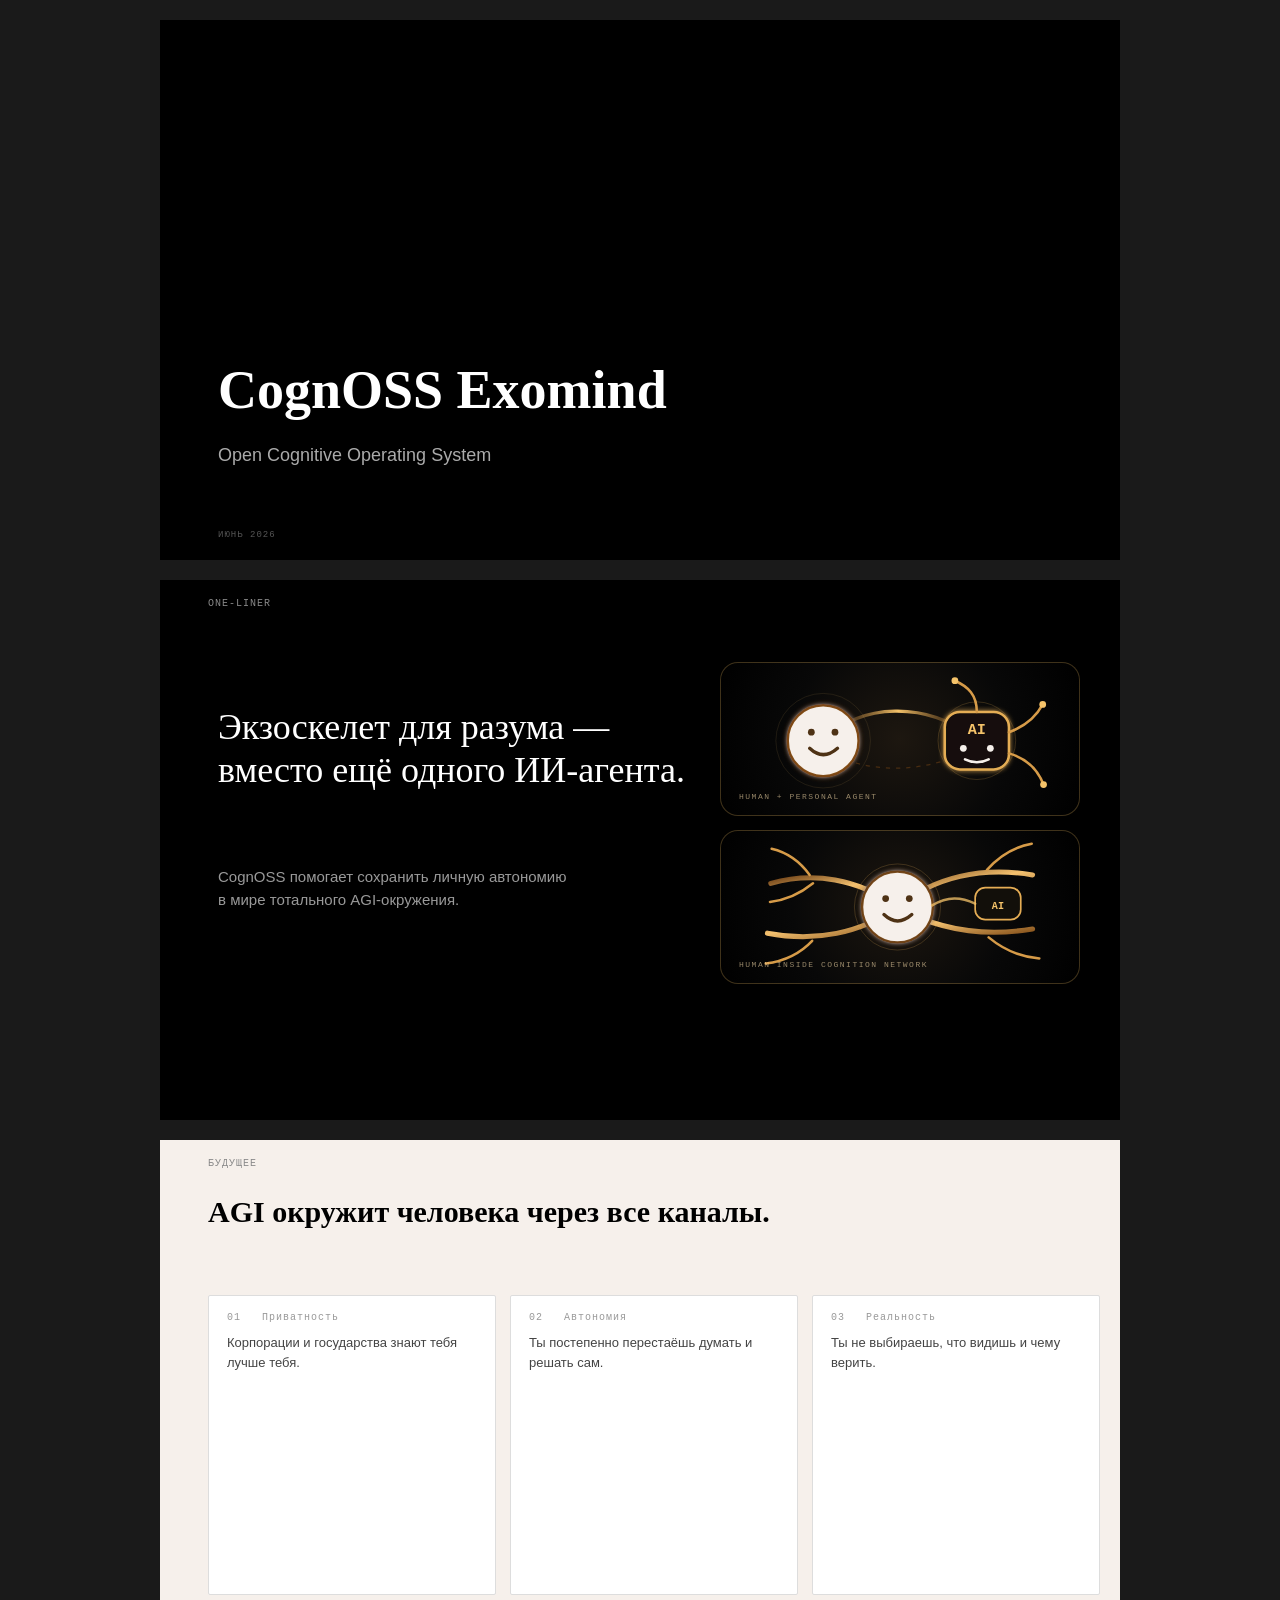
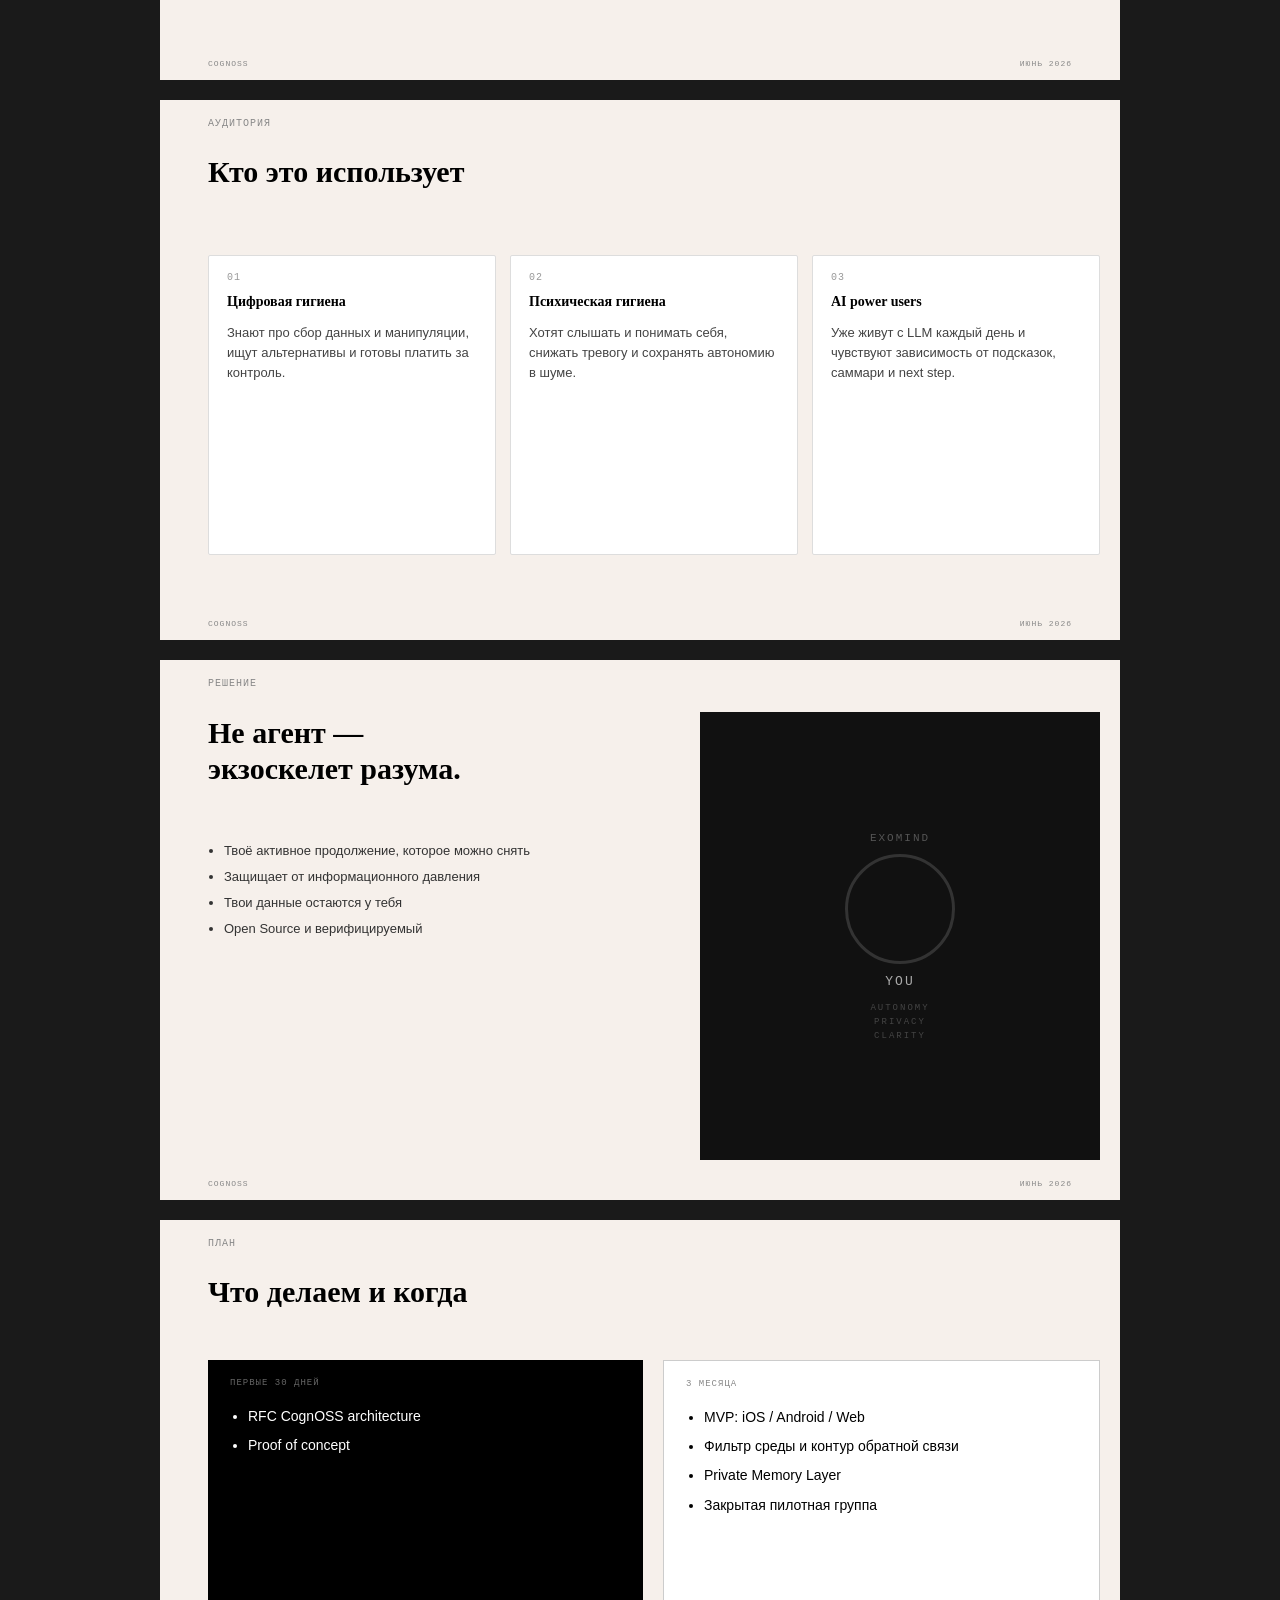
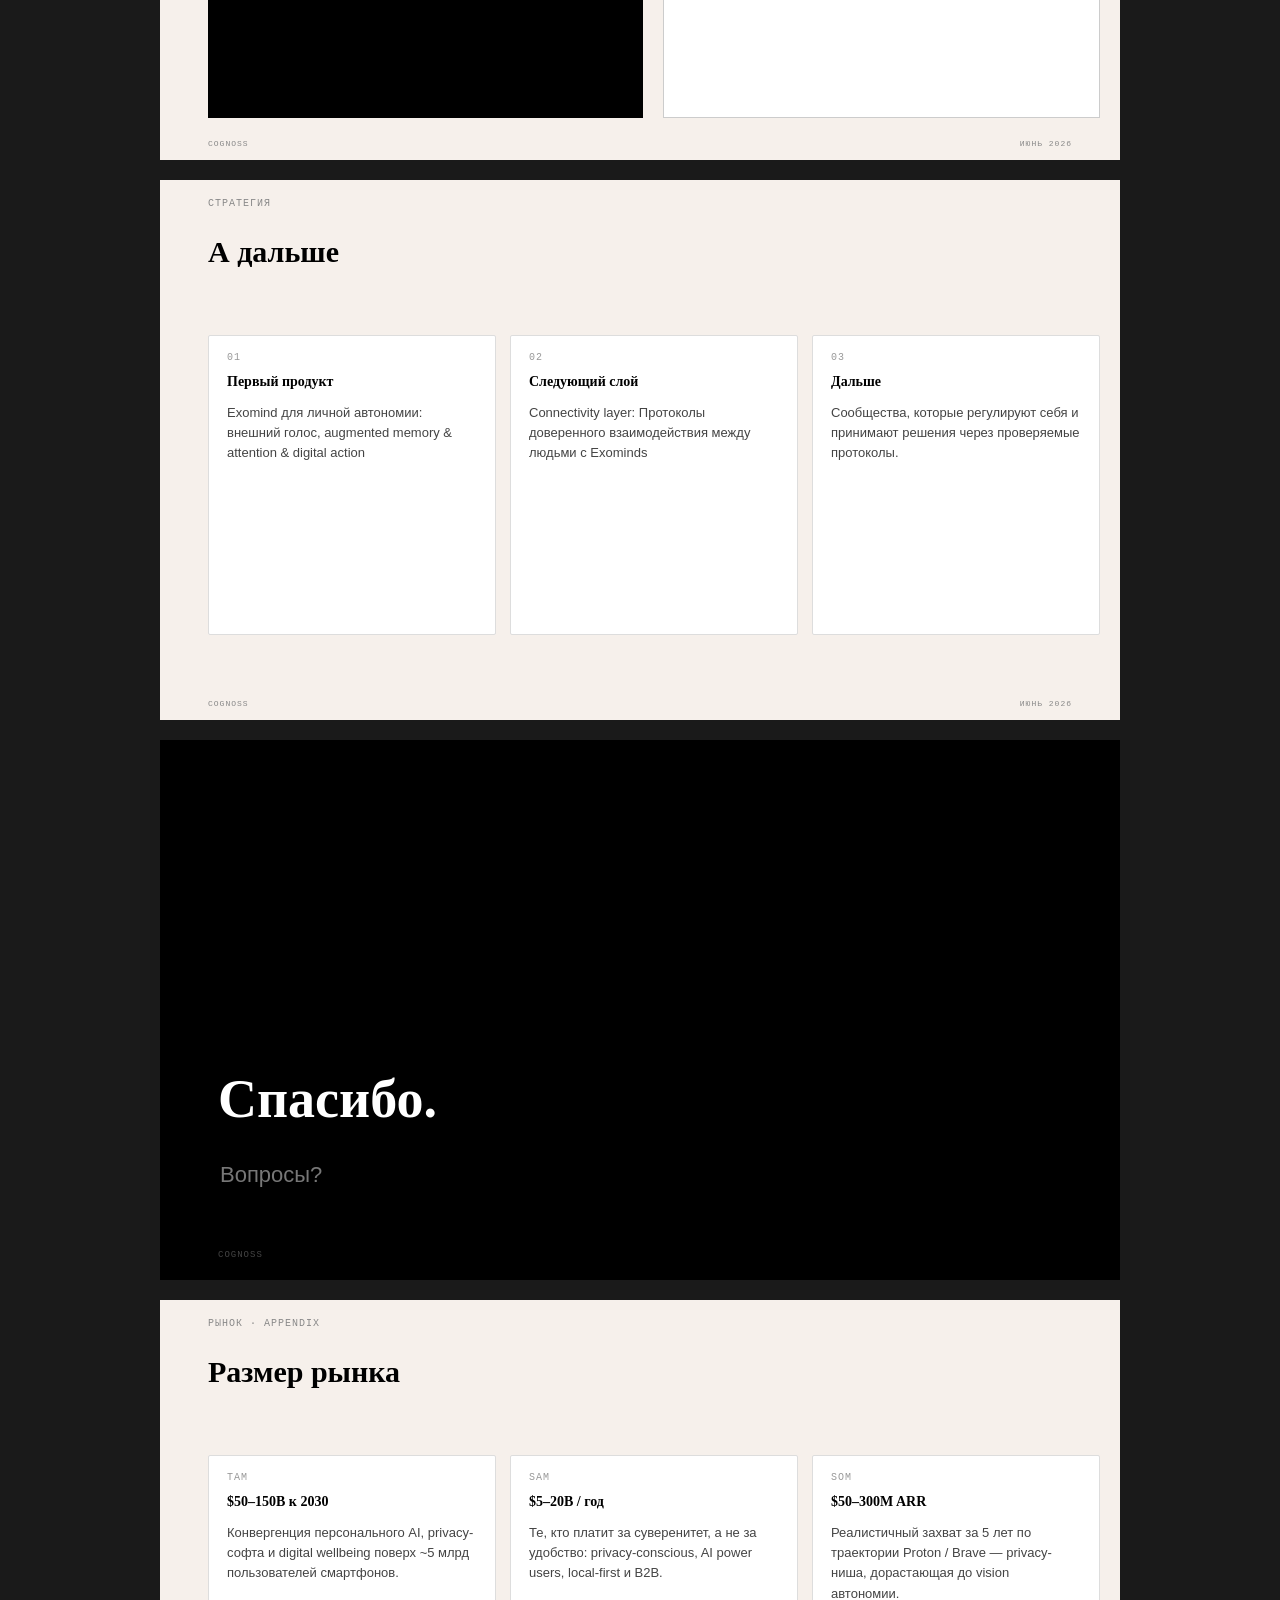
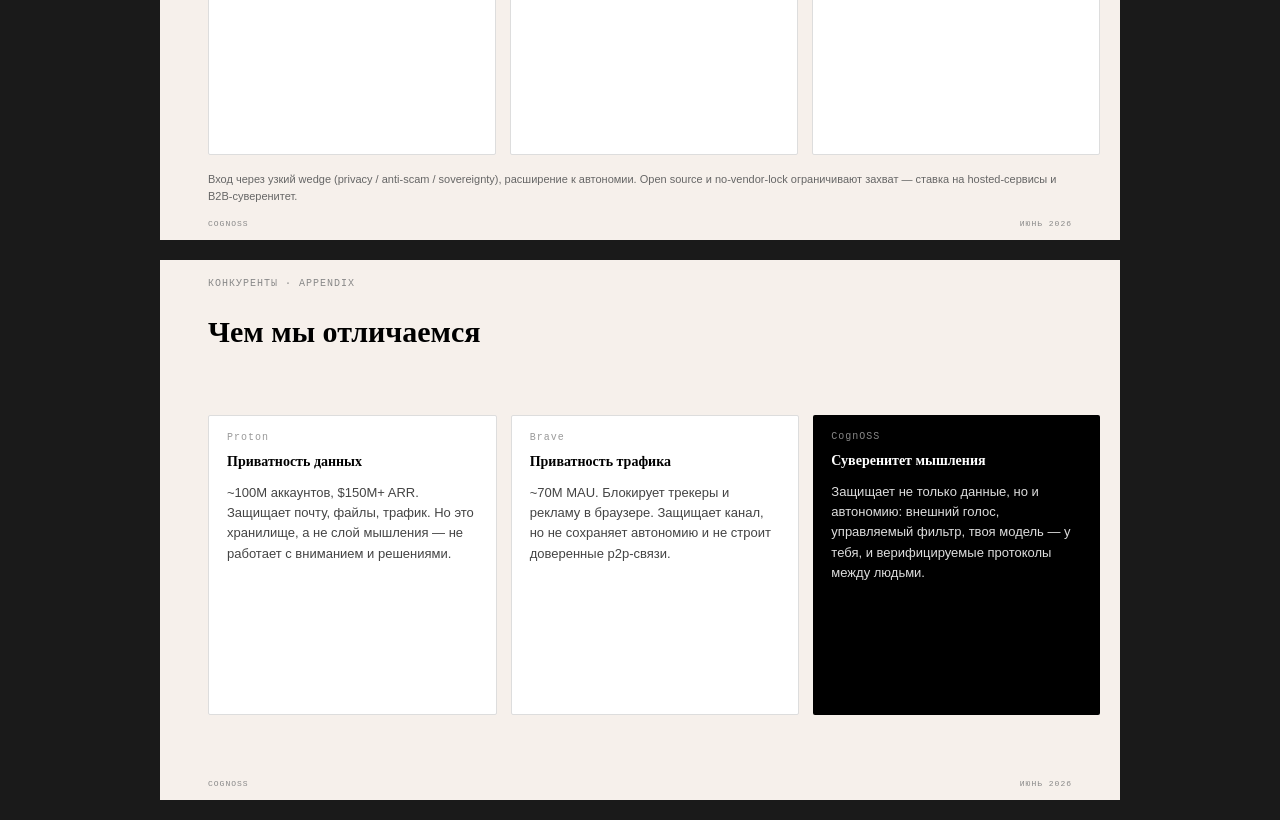
<file: landing/v1/cognoss_pitch.html>
<!DOCTYPE html>
<html lang="ru">
<head>
<meta charset="UTF-8">
<meta name="viewport" content="width=device-width, initial-scale=1.0">
<title>CognOSS Exomind</title>
<style>
  * { box-sizing: border-box; margin: 0; padding: 0; }
  body { font-family: Calibri, Arial, sans-serif; background: #1a1a1a; color: #000; }
  .slide {
    width: 960px; height: 540px; margin: 20px auto;
    position: relative; overflow: hidden;
    display: flex; flex-direction: column;
    page-break-after: always;
  }
  .slide-black { background: #000; color: #fff; }
  .slide-cream { background: #F6F0EB; color: #000; }

  .label {
    position: absolute; top: 18px; left: 48px;
    font-family: 'Courier New', monospace; font-size: 10px;
    letter-spacing: 1px; text-transform: uppercase; color: #888;
  }
  .footer-l {
    position: absolute; bottom: 12px; left: 48px;
    font-family: 'Courier New', monospace; font-size: 8px;
    letter-spacing: 1px; text-transform: uppercase; color: #888;
  }
  .footer-r {
    position: absolute; bottom: 12px; right: 48px;
    font-family: 'Courier New', monospace; font-size: 8px;
    letter-spacing: 1px; text-transform: uppercase; color: #888;
  }

  /* Slide 1 */
  .s1-title {
    position: absolute; bottom: 140px; left: 58px;
    font-family: Cambria, Georgia, serif; font-size: 54px; font-weight: bold;
    color: #fff; line-height: 1.1;
  }
  .s1-sub {
    position: absolute; bottom: 94px; left: 58px;
    font-size: 18px; color: #aaa;
  }
  .s1-date {
    position: absolute; bottom: 20px; left: 58px;
    font-family: 'Courier New', monospace; font-size: 9px;
    letter-spacing: 1px; text-transform: uppercase; color: #555;
  }

  /* Slide 2 */
  .s2-big {
    position: absolute; top: 126px; left: 58px; width: 470px;
    font-family: Cambria, Georgia, serif; font-size: 36px; color: #fff;
    line-height: 1.2;
  }
  .s2-sub {
    position: absolute; top: 286px; left: 58px; width: 410px;
    font-size: 15px; color: #999; line-height: 1.5;
  }
  .s2-visuals {
    position: absolute; top: 82px; right: 40px; width: 360px;
    display: flex; flex-direction: column; gap: 14px;
  }
  .s2-visual {
    position: relative; height: 154px; overflow: hidden;
    background: radial-gradient(circle at 50% 50%, #1d1710 0%, #080808 55%, #000 100%);
    border: 1px solid rgba(222, 177, 92, 0.28); border-radius: 18px;
  }
  .s2-visual svg {
    width: 100%; height: 100%; display: block;
  }
  .s2-visual-label {
    position: absolute; left: 18px; bottom: 14px;
    font-family: 'Courier New', monospace; font-size: 8px;
    color: rgba(255, 227, 175, 0.58); letter-spacing: 1.5px;
    text-transform: uppercase;
  }

  /* Cards grid */
  .cards {
    position: absolute; top: 155px; left: 48px; right: 20px;
    display: flex; gap: 14px;
  }
  .card {
    flex: 1; background: #fff; border: 1px solid #ddd;
    padding: 16px 18px; border-radius: 2px; min-height: 300px;
  }
  .card-num {
    font-family: 'Courier New', monospace; font-size: 10px;
    color: #999; margin-bottom: 10px; letter-spacing: 1px;
  }
  .card-title {
    font-family: Cambria, Georgia, serif; font-size: 14px; font-weight: bold;
    color: #000; margin-bottom: 12px; line-height: 1.3;
  }
  .card-body { font-size: 13px; color: #444; line-height: 1.55; }

  .slide-title {
    position: absolute; top: 55px; left: 48px;
    font-family: Cambria, Georgia, serif; font-size: 30px; font-weight: bold; color: #000;
  }

  /* Slide 5 */
  .s5-title {
    position: absolute; top: 55px; left: 48px;
    font-family: Cambria, Georgia, serif; font-size: 30px; font-weight: bold; color: #000;
    line-height: 1.2;
  }
  .s5-list {
    position: absolute; top: 180px; left: 48px; width: 420px;
    font-size: 13px; color: #333; line-height: 1.7;
  }
  .s5-list li { margin-left: 16px; margin-bottom: 4px; }
  .s5-panel {
    position: absolute; top: 52px; right: 20px; width: 400px; height: 448px;
    background: #111; display: flex; flex-direction: column;
    align-items: center; justify-content: center; gap: 10px;
  }
  .s5-exo {
    font-family: 'Courier New', monospace; font-size: 11px;
    color: #555; letter-spacing: 2px; text-transform: uppercase;
  }
  .s5-circle {
    width: 110px; height: 110px; border-radius: 50%;
    border: 3px solid #333; display: flex; align-items: center; justify-content: center;
  }
  .s5-you {
    font-family: 'Courier New', monospace; font-size: 13px;
    color: #aaa; letter-spacing: 2px;
  }
  .s5-attrs {
    display: flex; flex-direction: column; align-items: center; gap: 4px; margin-top: 4px;
  }
  .s5-attr {
    font-family: 'Courier New', monospace; font-size: 9px;
    color: #444; letter-spacing: 2px; text-transform: uppercase;
  }

  /* Slide 6 */
  .s6-cols {
    position: absolute; top: 140px; left: 48px; right: 20px;
    display: flex; gap: 20px; height: 358px;
  }
  .col-dark {
    flex: 1; background: #000; padding: 18px 22px; color: #fff;
  }
  .col-light {
    flex: 1; background: #fff; border: 1px solid #ccc; padding: 18px 22px;
  }
  .col-label {
    font-family: 'Courier New', monospace; font-size: 9px;
    letter-spacing: 1px; text-transform: uppercase; margin-bottom: 16px;
  }
  .col-dark .col-label { color: #666; }
  .col-light .col-label { color: #888; }
  .col-list { font-size: 14px; line-height: 1.8; }
  .col-dark .col-list { color: #fff; }
  .col-light .col-list { color: #000; }
  .col-list li { margin-left: 18px; margin-bottom: 4px; }

  /* Slide 7 */
  .s7-thanks {
    position: absolute; bottom: 150px; left: 58px;
    font-family: Cambria, Georgia, serif; font-size: 54px; font-weight: bold; color: #fff;
  }
  .s7-q {
    position: absolute; bottom: 92px; left: 60px;
    font-size: 22px; color: #777;
  }
  .s7-name {
    position: absolute; bottom: 20px; left: 58px;
    font-family: 'Courier New', monospace; font-size: 9px;
    letter-spacing: 1px; text-transform: uppercase; color: #444;
  }

  @media print { body { background: #fff; } .slide { margin: 0; } }
</style>
</head>
<body>

<!-- Slide 1: Title -->
<div class="slide slide-black">
  <div class="s1-title">CognOSS Exomind</div>
  <div class="s1-sub">Open Cognitive Operating System</div>
  <div class="s1-date">Июнь 2026</div>
</div>

<!-- Slide 2: One-liner -->
<div class="slide slide-black">
  <div class="label">One-liner</div>
  <div class="s2-big">Экзоскелет для разума —<br>вместо ещё одного ИИ-агента.</div>
  <div class="s2-sub">CognOSS помогает сохранить личную автономию<br>в мире тотального AGI-окружения.</div>
  <div class="s2-visuals">
    <div class="s2-visual" aria-label="Агент в отношениях с человеком">
      <svg viewBox="0 0 390 180" role="img">
        <defs>
          <radialGradient id="humanGlow" cx="50%" cy="50%" r="50%">
            <stop offset="0%" stop-color="#fff6dd"/>
            <stop offset="72%" stop-color="#d89a3a"/>
            <stop offset="100%" stop-color="#7b4715"/>
          </radialGradient>
          <linearGradient id="linkGold" x1="0" y1="0" x2="1" y2="0">
            <stop offset="0%" stop-color="#7b4715" stop-opacity="0"/>
            <stop offset="50%" stop-color="#f5c36a"/>
            <stop offset="100%" stop-color="#7b4715" stop-opacity="0"/>
          </linearGradient>
          <filter id="softGlow">
            <feGaussianBlur stdDeviation="3" result="blur"/>
            <feMerge>
              <feMergeNode in="blur"/>
              <feMergeNode in="SourceGraphic"/>
            </feMerge>
          </filter>
        </defs>
        <path d="M104 92 C150 46, 226 46, 282 88" fill="none" stroke="url(#linkGold)" stroke-width="4" stroke-linecap="round"/>
        <path d="M110 104 C153 132, 229 132, 282 100" fill="none" stroke="#7b4715" stroke-opacity="0.5" stroke-width="1.5" stroke-dasharray="5 7"/>
        <circle cx="104" cy="92" r="42" fill="#f6f0eb" stroke="url(#humanGlow)" stroke-width="3" filter="url(#softGlow)"/>
        <circle cx="90" cy="82" r="4" fill="#4e3215"/>
        <circle cx="118" cy="82" r="4" fill="#4e3215"/>
        <path d="M88 101 Q104 116 121 101" fill="none" stroke="#4e3215" stroke-width="4" stroke-linecap="round"/>
        <circle cx="286" cy="92" r="46" fill="none" stroke="#e5ad55" stroke-opacity="0.24" stroke-width="1"/>
        <rect x="248" y="58" width="76" height="68" rx="18" fill="#120f0a" stroke="#e5ad55" stroke-width="3" filter="url(#softGlow)"/>
        <text x="286" y="84" text-anchor="middle" font-family="'Courier New', monospace" font-size="18" font-weight="700" fill="#f5c36a">AI</text>
        <circle cx="270" cy="101" r="4" fill="#f6f0eb"/>
        <circle cx="302" cy="101" r="4" fill="#f6f0eb"/>
        <path d="M272 114 Q286 121 300 114" fill="none" stroke="#f6f0eb" stroke-width="3" stroke-linecap="round"/>
        <path d="M286 58 C286 38, 276 28, 260 21" fill="none" stroke="#d69b48" stroke-width="3" stroke-linecap="round"/>
        <path d="M324 82 C343 75, 356 64, 364 49" fill="none" stroke="#d69b48" stroke-width="3" stroke-linecap="round"/>
        <path d="M324 107 C345 113, 358 126, 365 144" fill="none" stroke="#d69b48" stroke-width="3" stroke-linecap="round"/>
        <circle cx="260" cy="21" r="4" fill="#f5c36a"/>
        <circle cx="364" cy="49" r="4" fill="#f5c36a"/>
        <circle cx="365" cy="144" r="4" fill="#f5c36a"/>
        <circle cx="104" cy="92" r="56" fill="none" stroke="#f4c16f" stroke-opacity="0.12" stroke-width="1"/>
      </svg>
      <div class="s2-visual-label">Human + personal agent</div>
    </div>
    <div class="s2-visual" aria-label="Человек внутри нейрона CognOSS">
      <svg viewBox="0 0 390 180" role="img">
        <defs>
          <radialGradient id="neuronCoreGlow" cx="50%" cy="50%" r="50%">
            <stop offset="0%" stop-color="#fff7e3"/>
            <stop offset="68%" stop-color="#d99d43"/>
            <stop offset="100%" stop-color="#6e4218"/>
          </radialGradient>
          <linearGradient id="axonGold" x1="0" y1="0" x2="1" y2="1">
            <stop offset="0%" stop-color="#6f4116"/>
            <stop offset="45%" stop-color="#f4c16f"/>
            <stop offset="100%" stop-color="#8a561e"/>
          </linearGradient>
          <filter id="neuronSoftGlow">
            <feGaussianBlur stdDeviation="3" result="blur"/>
            <feMerge>
              <feMergeNode in="blur"/>
              <feMergeNode in="SourceGraphic"/>
            </feMerge>
          </filter>
        </defs>
        <path d="M192 90 C145 56, 92 48, 42 62" fill="none" stroke="url(#axonGold)" stroke-width="6" stroke-linecap="round"/>
        <path d="M192 90 C236 54, 292 42, 352 52" fill="none" stroke="url(#axonGold)" stroke-width="6" stroke-linecap="round"/>
        <path d="M192 90 C238 116, 292 126, 352 116" fill="none" stroke="url(#axonGold)" stroke-width="6" stroke-linecap="round"/>
        <path d="M192 90 C149 121, 94 132, 38 121" fill="none" stroke="url(#axonGold)" stroke-width="6" stroke-linecap="round"/>
        <path d="M88 52 C75 34, 60 25, 43 21" fill="none" stroke="#d69b48" stroke-width="3" stroke-linecap="round"/>
        <path d="M92 62 C76 75, 60 82, 41 84" fill="none" stroke="#d69b48" stroke-width="3" stroke-linecap="round"/>
        <path d="M298 46 C313 29, 329 19, 351 15" fill="none" stroke="#d69b48" stroke-width="3" stroke-linecap="round"/>
        <path d="M300 126 C318 141, 337 149, 360 151" fill="none" stroke="#d69b48" stroke-width="3" stroke-linecap="round"/>
        <path d="M91 130 C76 146, 58 154, 36 157" fill="none" stroke="#d69b48" stroke-width="3" stroke-linecap="round"/>
        <circle cx="192" cy="90" r="51" fill="none" stroke="#e5ad55" stroke-opacity="0.25" stroke-width="1"/>
        <circle cx="192" cy="90" r="42" fill="#f6f0eb" stroke="url(#neuronCoreGlow)" stroke-width="3" filter="url(#neuronSoftGlow)"/>
        <circle cx="178" cy="80" r="4" fill="#4e3215"/>
        <circle cx="206" cy="80" r="4" fill="#4e3215"/>
        <path d="M176 99 Q192 114 209 99" fill="none" stroke="#4e3215" stroke-width="4" stroke-linecap="round"/>
        <rect x="284" y="67" width="54" height="38" rx="12" fill="#120f0a" stroke="#e5ad55" stroke-width="2"/>
        <text x="311" y="92" text-anchor="middle" font-family="'Courier New', monospace" font-size="12" font-weight="700" fill="#f5c36a">AI</text>
        <path d="M233 88 C252 77, 267 78, 284 86" fill="none" stroke="#f5c36a" stroke-opacity="0.76" stroke-width="3" stroke-linecap="round"/>
      </svg>
      <div class="s2-visual-label">Human inside cognition network</div>
    </div>
  </div>
</div>

<!-- Slide 3: Future and risks -->
<div class="slide slide-cream">
  <div class="label">Будущее</div>
  <div class="slide-title">AGI окружит человека через все каналы.</div>
  <div class="cards">
    <div class="card">
      <div class="card-num">01 &nbsp; Приватность</div>
      <div class="card-body">Корпорации и государства знают тебя лучше тебя.</div>
    </div>
    <div class="card">
      <div class="card-num">02 &nbsp; Автономия</div>
      <div class="card-body">Ты постепенно перестаёшь думать и решать сам.</div>
    </div>
    <div class="card">
      <div class="card-num">03 &nbsp; Реальность</div>
      <div class="card-body">Ты не выбираешь, что видишь и чему верить.</div>
    </div>
  </div>
  <div class="footer-l">CognOSS</div>
  <div class="footer-r">Июнь 2026</div>
</div>

<!-- Slide 4: Audience -->
<div class="slide slide-cream">
  <div class="label">Аудитория</div>
  <div class="slide-title">Кто это использует</div>
  <div class="cards">
    <div class="card">
      <div class="card-num">01</div>
      <div class="card-title">Цифровая гигиена</div>
      <div class="card-body">Знают про сбор данных и манипуляции, ищут альтернативы и готовы платить за контроль.</div>
    </div>
    <div class="card">
      <div class="card-num">02</div>
      <div class="card-title">Психическая гигиена</div>
      <div class="card-body">Хотят слышать и понимать себя, снижать тревогу и сохранять автономию в шуме.</div>
    </div>
    <div class="card">
      <div class="card-num">03</div>
      <div class="card-title">AI power users</div>
      <div class="card-body">Уже живут с LLM каждый день и чувствуют зависимость от подсказок, саммари и next step.</div>
    </div>
  </div>
  <div class="footer-l">CognOSS</div>
  <div class="footer-r">Июнь 2026</div>
</div>

<!-- Slide 5: Solution -->
<div class="slide slide-cream">
  <div class="label">Решение</div>
  <div class="s5-title">Не агент —<br>экзоскелет разума.</div>
  <ul class="s5-list">
    <li>Твоё активное продолжение, которое можно снять</li>
    <li>Защищает от информационного давления</li>    
    <li>Твои данные остаются у тебя</li>
    <li>Open Source и верифицируемый</li>    
  </ul>
  <div class="s5-panel">
    <div class="s5-exo">Exomind</div>
    <div class="s5-circle"></div>
    <div class="s5-you">YOU</div>
    <div class="s5-attrs">
      <div class="s5-attr">Autonomy</div>
      <div class="s5-attr">Privacy</div>
      <div class="s5-attr">Clarity</div>
    </div>
  </div>
  <div class="footer-l">CognOSS</div>
  <div class="footer-r">Июнь 2026</div>
</div>

<!-- Slide 6: Plan -->
<div class="slide slide-cream">
  <div class="label">План</div>
  <div class="slide-title">Что делаем и когда</div>
  <div class="s6-cols">
    <div class="col-dark">
      <div class="col-label">Первые 30 дней</div>
      <ul class="col-list">
        <li>RFC CognOSS architecture</li>        
        <li>Proof of concept</li>        
      </ul>
    </div>
    <div class="col-light">
      <div class="col-label">3 месяца</div>
      <ul class="col-list">
        <li>MVP: iOS / Android / Web</li>
        <li>Фильтр среды и контур обратной связи</li>
        <li>Private Memory Layer</li>
        <li>Закрытая пилотная группа</li>
      </ul>
    </div>
  </div>
  <div class="footer-l">CognOSS</div>
  <div class="footer-r">Июнь 2026</div>
</div>

<!-- Slide 7: Strategy -->
<div class="slide slide-cream">
  <div class="label">Стратегия</div>
  <div class="slide-title">А дальше</div>
  <div class="cards">
    <div class="card">
      <div class="card-num">01</div>
      <div class="card-title">Первый продукт</div>
      <div class="card-body">Exomind для личной автономии: внешний голос, augmented memory & attention & digital action </div>
    </div>
    <div class="card">
      <div class="card-num">02</div>
      <div class="card-title">Следующий слой</div>
      <div class="card-body">Connectivity layer: Протоколы доверенного взаимодействия между людьми с Exominds</div>
    </div>
    <div class="card">
      <div class="card-num">03</div>
      <div class="card-title">Дальше</div>
      <div class="card-body">Сообщества, которые регулируют себя и принимают решения через проверяемые протоколы.</div>
    </div>
  </div>
  <div class="footer-l">CognOSS</div>
  <div class="footer-r">Июнь 2026</div>
</div>

<!-- Slide 8: Thank you -->
<div class="slide slide-black">
  <div class="s7-thanks">Спасибо.</div>
  <div class="s7-q">Вопросы?</div>
  <div class="s7-name">CognOSS</div>
</div>

<!-- Slide 9: Market -->
<div class="slide slide-cream">
  <div class="label">Рынок · Appendix</div>
  <div class="slide-title">Размер рынка</div>
  <div class="cards">
    <div class="card">
      <div class="card-num">TAM</div>
      <div class="card-title">$50–150B к 2030</div>
      <div class="card-body">Конвергенция персонального AI, privacy-софта и digital wellbeing поверх ~5 млрд пользователей смартфонов.</div>
    </div>
    <div class="card">
      <div class="card-num">SAM</div>
      <div class="card-title">$5–20B / год</div>
      <div class="card-body">Те, кто платит за суверенитет, а не за удобство: privacy-conscious, AI power users, local-first и B2B.</div>
    </div>
    <div class="card">
      <div class="card-num">SOM</div>
      <div class="card-title">$50–300M ARR</div>
      <div class="card-body">Реалистичный захват за 5 лет по траектории Proton / Brave — privacy-ниша, дорастающая до vision автономии.</div>
    </div>
  </div>
  <div style="position:absolute; bottom:36px; left:48px; right:48px; font-size:11px; color:#666; line-height:1.5;">
    Вход через узкий wedge (privacy / anti-scam / sovereignty), расширение к автономии. Open source и no-vendor-lock ограничивают захват — ставка на hosted-сервисы и B2B-суверенитет.
  </div>
  <div class="footer-l">CognOSS</div>
  <div class="footer-r">Июнь 2026</div>
</div>

<!-- Slide 10: Competitors -->
<div class="slide slide-cream">
  <div class="label">Конкуренты · Appendix</div>
  <div class="slide-title">Чем мы отличаемся</div>
  <div class="cards">
    <div class="card">
      <div class="card-num">Proton</div>
      <div class="card-title">Приватность данных</div>
      <div class="card-body">~100M аккаунтов, $150M+ ARR. Защищает почту, файлы, трафик. Но это хранилище, а не слой мышления — не работает с вниманием и решениями.</div>
    </div>
    <div class="card">
      <div class="card-num">Brave</div>
      <div class="card-title">Приватность трафика</div>
      <div class="card-body">~70M MAU. Блокирует трекеры и рекламу в браузере. Защищает канал, но не сохраняет автономию и не строит доверенные p2p-связи.</div>
    </div>
    <div class="card" style="background:#000; border:none;">
      <div class="card-num" style="color:#888;">CognOSS</div>
      <div class="card-title" style="color:#fff;">Суверенитет мышления</div>
      <div class="card-body" style="color:#ddd;">Защищает не только данные, но и автономию: внешний голос, управляемый фильтр, твоя модель — у тебя, и верифицируемые протоколы между людьми.</div>
    </div>
  </div>
  <div class="footer-l">CognOSS</div>
  <div class="footer-r">Июнь 2026</div>
</div>

</body>
</html>
</file>
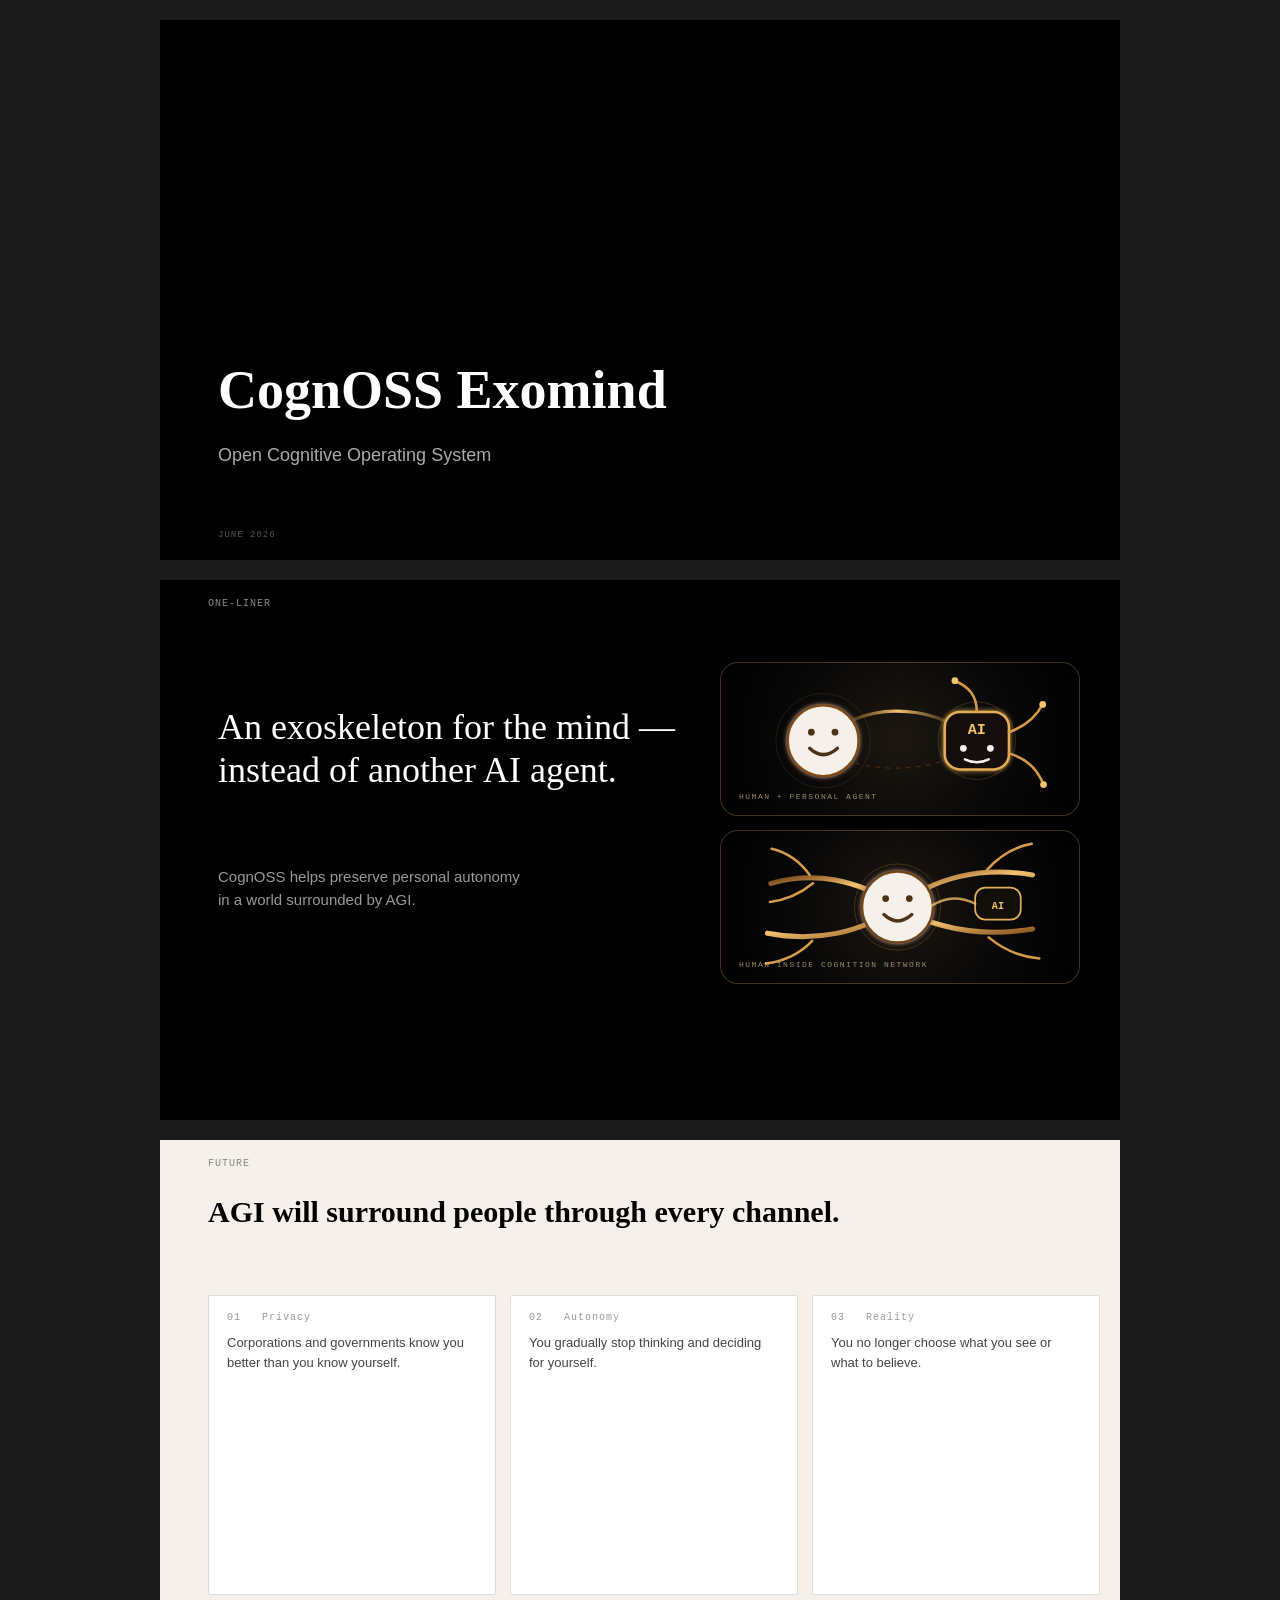
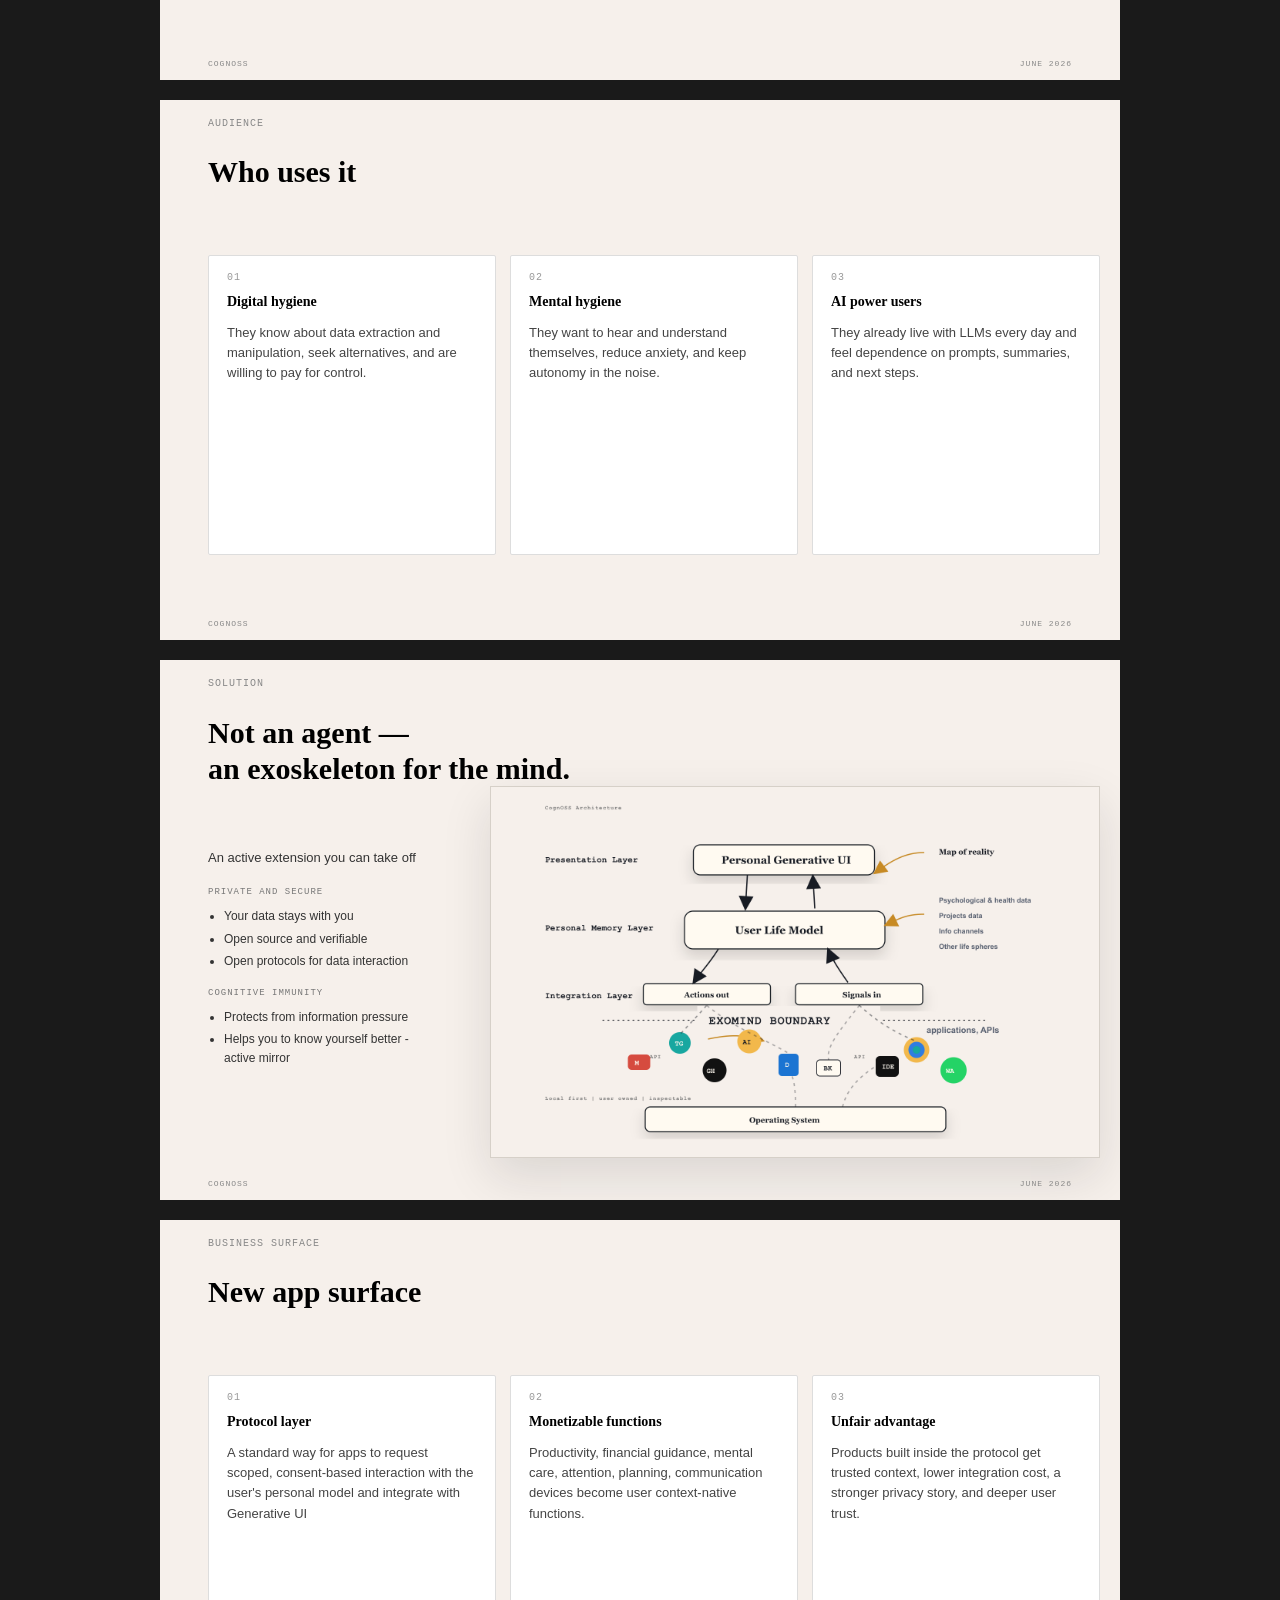
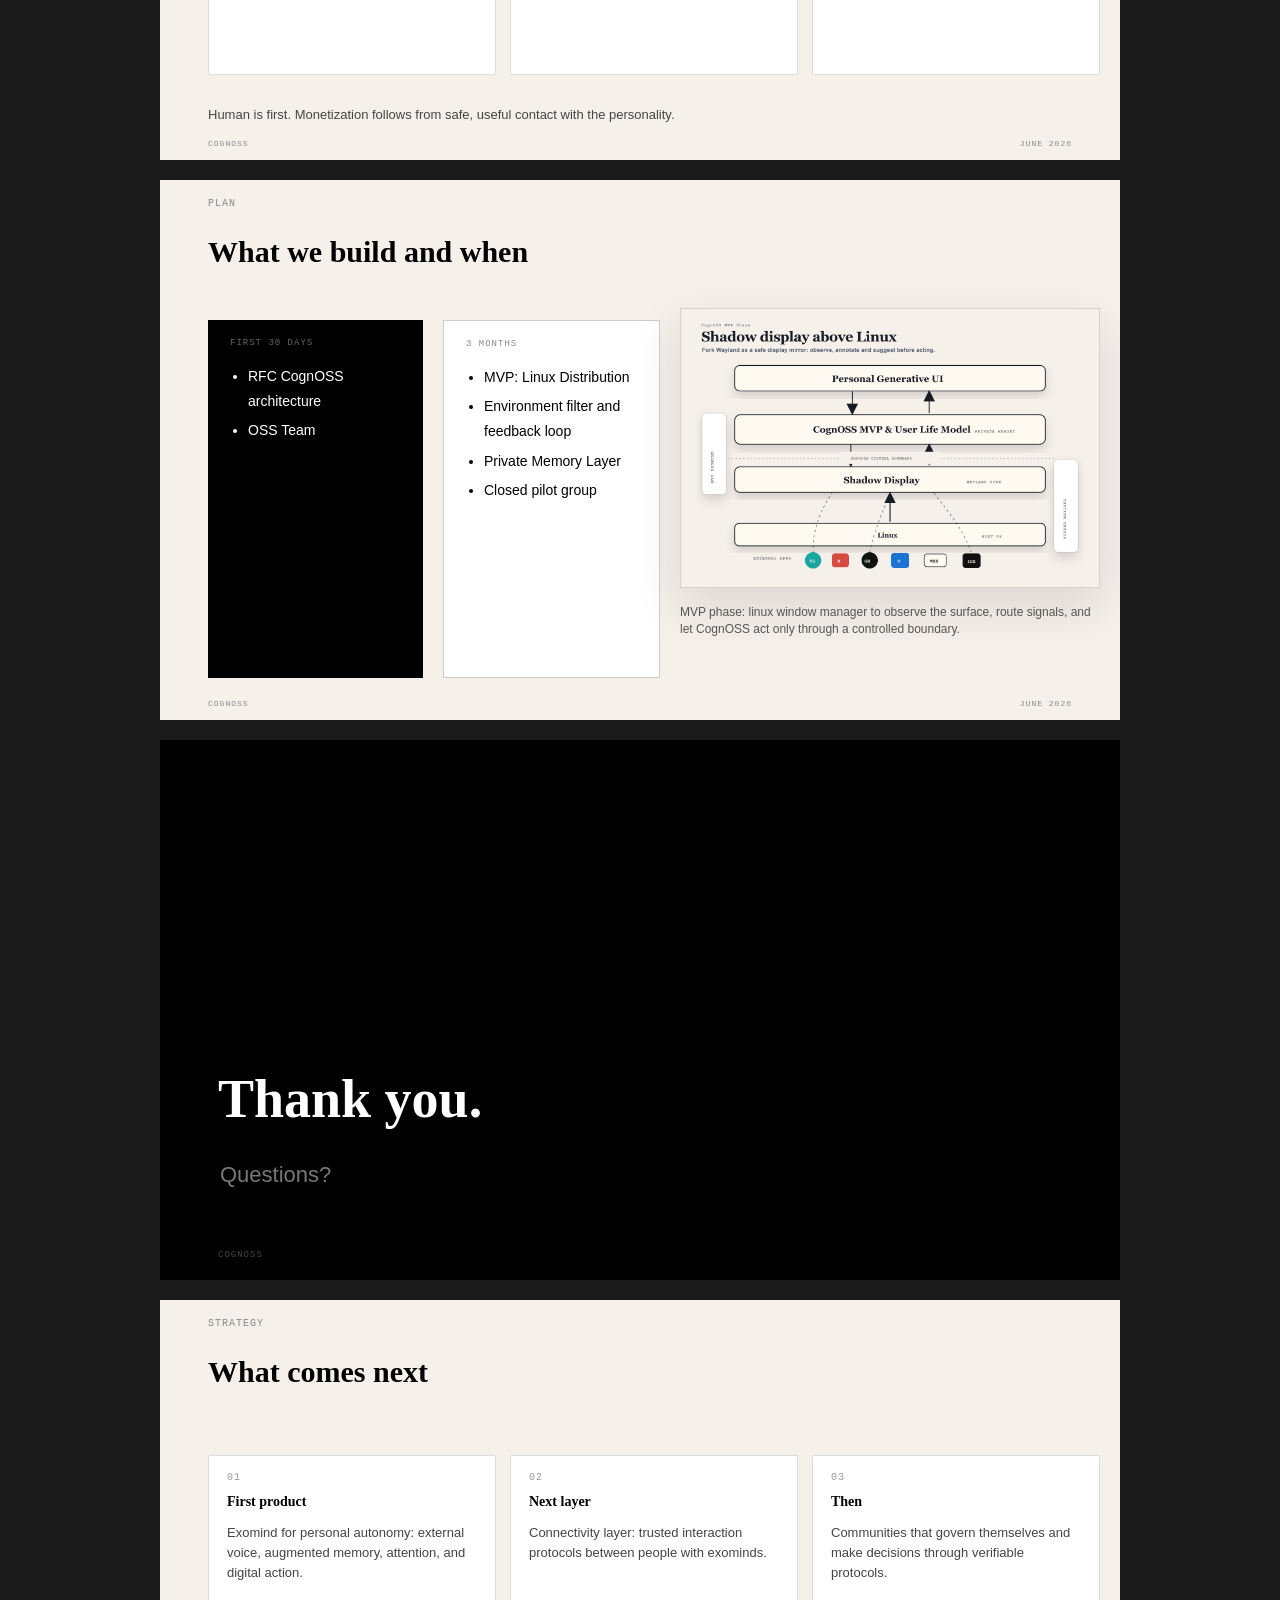
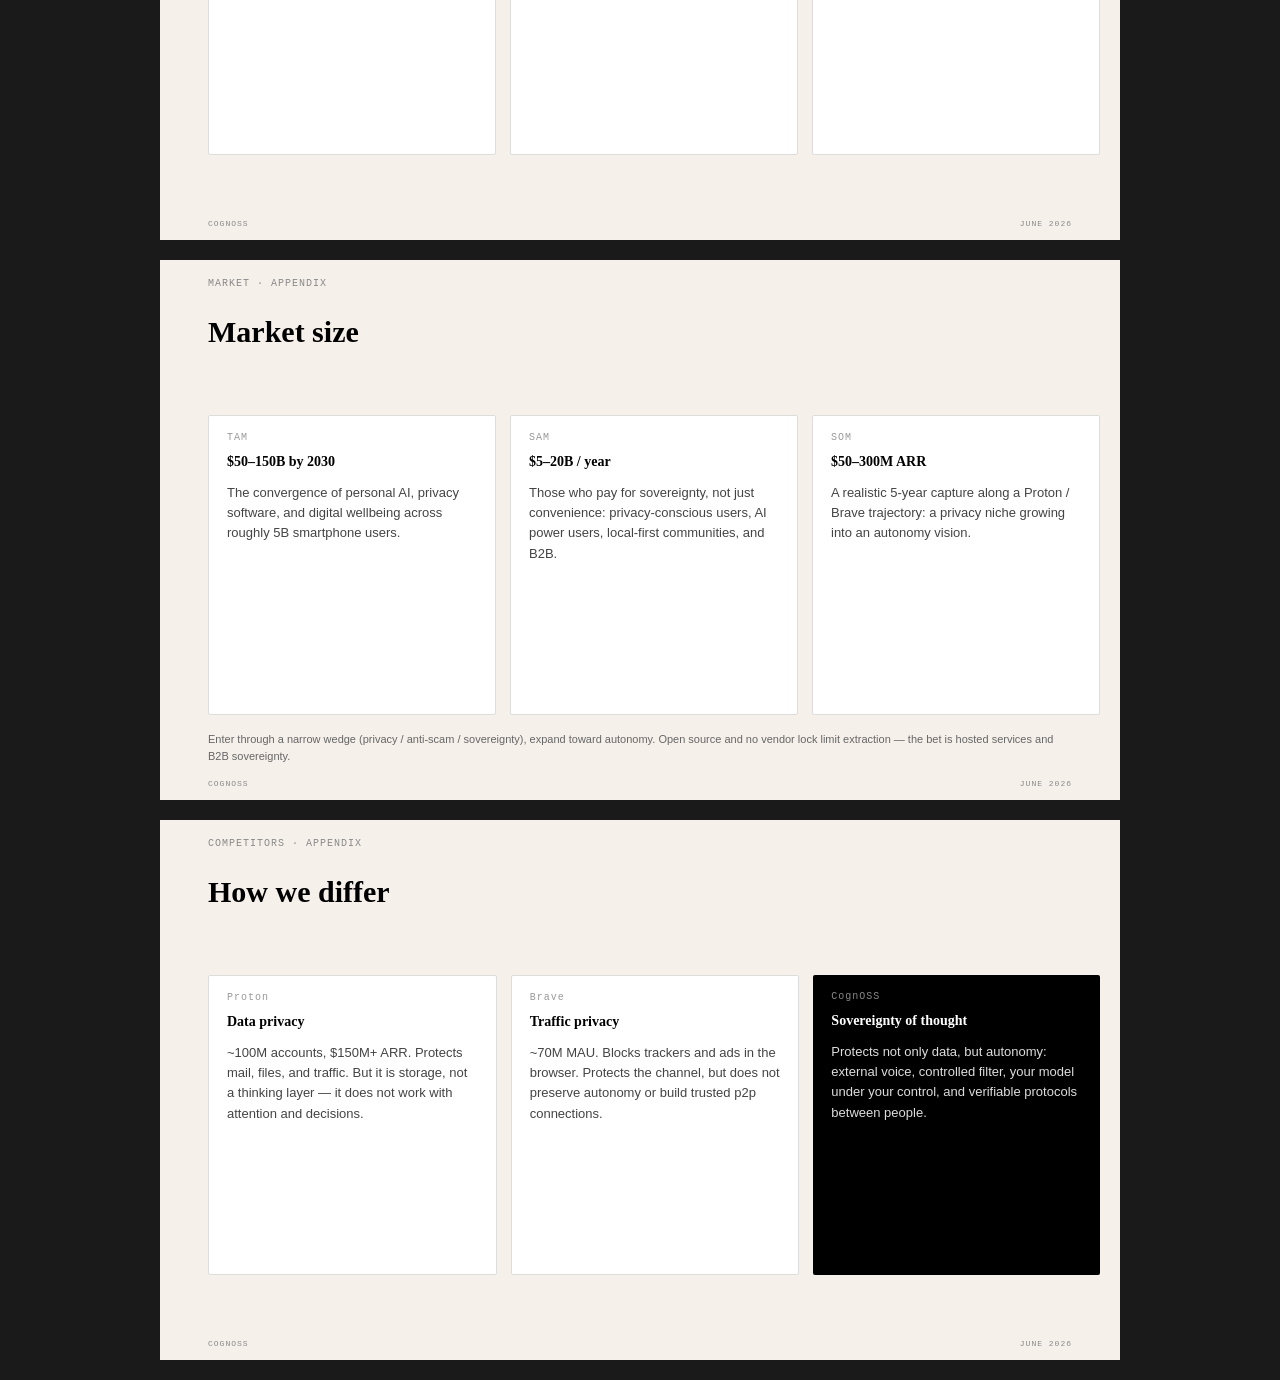
<file: landing/v2_en/cognoss_pitch.html>
<!DOCTYPE html>
<html lang="en">
<head>
<meta charset="UTF-8">
<meta name="viewport" content="width=device-width, initial-scale=1.0">
<title>CognOSS Exomind</title>
<style>
  * { box-sizing: border-box; margin: 0; padding: 0; }
  body { font-family: Calibri, Arial, sans-serif; background: #1a1a1a; color: #000; }
  .slide {
    width: 960px; height: 540px; margin: 20px auto;
    position: relative; overflow: hidden;
    display: flex; flex-direction: column;
    page-break-after: always;
  }
  .slide-black { background: #000; color: #fff; }
  .slide-cream { background: #F6F0EB; color: #000; }

  .label {
    position: absolute; top: 18px; left: 48px;
    font-family: 'Courier New', monospace; font-size: 10px;
    letter-spacing: 1px; text-transform: uppercase; color: #888;
  }
  .footer-l {
    position: absolute; bottom: 12px; left: 48px;
    font-family: 'Courier New', monospace; font-size: 8px;
    letter-spacing: 1px; text-transform: uppercase; color: #888;
  }
  .footer-r {
    position: absolute; bottom: 12px; right: 48px;
    font-family: 'Courier New', monospace; font-size: 8px;
    letter-spacing: 1px; text-transform: uppercase; color: #888;
  }

  /* Slide 1 */
  .s1-title {
    position: absolute; bottom: 140px; left: 58px;
    font-family: Cambria, Georgia, serif; font-size: 54px; font-weight: bold;
    color: #fff; line-height: 1.1;
  }
  .s1-sub {
    position: absolute; bottom: 94px; left: 58px;
    font-size: 18px; color: #aaa;
  }
  .s1-date {
    position: absolute; bottom: 20px; left: 58px;
    font-family: 'Courier New', monospace; font-size: 9px;
    letter-spacing: 1px; text-transform: uppercase; color: #555;
  }

  /* Slide 2 */
  .s2-big {
    position: absolute; top: 126px; left: 58px; width: 470px;
    font-family: Cambria, Georgia, serif; font-size: 36px; color: #fff;
    line-height: 1.2;
  }
  .s2-sub {
    position: absolute; top: 286px; left: 58px; width: 410px;
    font-size: 15px; color: #999; line-height: 1.5;
  }
  .s2-visuals {
    position: absolute; top: 82px; right: 40px; width: 360px;
    display: flex; flex-direction: column; gap: 14px;
  }
  .s2-visual {
    position: relative; height: 154px; overflow: hidden;
    background: radial-gradient(circle at 50% 50%, #1d1710 0%, #080808 55%, #000 100%);
    border: 1px solid rgba(222, 177, 92, 0.28); border-radius: 18px;
  }
  .s2-visual svg {
    width: 100%; height: 100%; display: block;
  }
  .s2-visual-label {
    position: absolute; left: 18px; bottom: 14px;
    font-family: 'Courier New', monospace; font-size: 8px;
    color: rgba(255, 227, 175, 0.58); letter-spacing: 1.5px;
    text-transform: uppercase;
  }

  /* Cards grid */
  .cards {
    position: absolute; top: 155px; left: 48px; right: 20px;
    display: flex; gap: 14px;
  }
  .card {
    flex: 1; background: #fff; border: 1px solid #ddd;
    padding: 16px 18px; border-radius: 2px; min-height: 300px;
  }
  .card-num {
    font-family: 'Courier New', monospace; font-size: 10px;
    color: #999; margin-bottom: 10px; letter-spacing: 1px;
  }
  .card-title {
    font-family: Cambria, Georgia, serif; font-size: 14px; font-weight: bold;
    color: #000; margin-bottom: 12px; line-height: 1.3;
  }
  .card-body { font-size: 13px; color: #444; line-height: 1.55; }

  .slide-title {
    position: absolute; top: 55px; left: 48px;
    font-family: Cambria, Georgia, serif; font-size: 30px; font-weight: bold; color: #000;
  }

  /* Slide 5 */
  .s5-title {
    position: absolute; top: 55px; left: 48px;
    font-family: Cambria, Georgia, serif; font-size: 30px; font-weight: bold; color: #000;
    line-height: 1.2;
  }
  .s5-groups {
    position: absolute; top: 188px; left: 48px; width: 230px;
    font-size: 12px; color: #333; line-height: 1.55;
  }
  .s5-core {
    font-size: 13px; margin-bottom: 18px;
  }
  .s5-group {
    margin-bottom: 16px;
  }
  .s5-group-title {
    font-family: 'Courier New', monospace; font-size: 9px;
    color: #777; letter-spacing: 1px; text-transform: uppercase;
    margin-bottom: 7px;
  }
  .s5-group ul { margin: 0; padding: 0; }
  .s5-group li { margin-left: 16px; margin-bottom: 4px; }
  .s5-panel {
    position: absolute; top: 52px; right: 20px; width: 400px; height: 448px;
    background: #111; display: flex; flex-direction: column;
    align-items: center; justify-content: center; gap: 10px;
  }
  .s5-architecture-img {
    position: absolute; top: 126px; right: 20px; width: 610px; height: 372px;
    object-fit: contain; background: #f6f0eb; border: 1px solid #d6d0c8; box-shadow: 0 18px 46px rgba(23, 27, 35, 0.12);
  }
  .s5-architecture-note {
    display: none;
  }
  .s5-exo {
    font-family: 'Courier New', monospace; font-size: 11px;
    color: #555; letter-spacing: 2px; text-transform: uppercase;
  }
  .s5-circle {
    width: 110px; height: 110px; border-radius: 50%;
    border: 3px solid #333; display: flex; align-items: center; justify-content: center;
  }
  .s5-you {
    font-family: 'Courier New', monospace; font-size: 13px;
    color: #aaa; letter-spacing: 2px;
  }
  .s5-attrs {
    display: flex; flex-direction: column; align-items: center; gap: 4px; margin-top: 4px;
  }
  .s5-attr {
    font-family: 'Courier New', monospace; font-size: 9px;
    color: #444; letter-spacing: 2px; text-transform: uppercase;
  }

  /* Slide 6 */
  .s6-cols {
    position: absolute; top: 140px; left: 48px; right: 20px;
    display: flex; gap: 20px; height: 358px;
  }
  .s6-cols.with-image {
    right: 460px;
  }
  .s6-mvp-img {
    position: absolute; top: 128px; right: 20px; width: 420px; height: 280px;
    object-fit: cover; border: 1px solid #d6d0c8; box-shadow: 0 18px 46px rgba(23, 27, 35, 0.12);
  }
  .s6-mvp-note {
    position: absolute; top: 424px; right: 20px; width: 420px;
    font-size: 12px; line-height: 1.45; color: #555;
  }
  .col-dark {
    flex: 1; background: #000; padding: 18px 22px; color: #fff;
  }
  .col-light {
    flex: 1; background: #fff; border: 1px solid #ccc; padding: 18px 22px;
  }
  .col-label {
    font-family: 'Courier New', monospace; font-size: 9px;
    letter-spacing: 1px; text-transform: uppercase; margin-bottom: 16px;
  }
  .col-dark .col-label { color: #666; }
  .col-light .col-label { color: #888; }
  .col-list { font-size: 14px; line-height: 1.8; }
  .col-dark .col-list { color: #fff; }
  .col-light .col-list { color: #000; }
  .col-list li { margin-left: 18px; margin-bottom: 4px; }

  /* Slide 7 */
  .s7-thanks {
    position: absolute; bottom: 150px; left: 58px;
    font-family: Cambria, Georgia, serif; font-size: 54px; font-weight: bold; color: #fff;
  }
  .s7-q {
    position: absolute; bottom: 92px; left: 60px;
    font-size: 22px; color: #777;
  }
  .s7-name {
    position: absolute; bottom: 20px; left: 58px;
    font-family: 'Courier New', monospace; font-size: 9px;
    letter-spacing: 1px; text-transform: uppercase; color: #444;
  }

  @media print { body { background: #fff; } .slide { margin: 0; } }
</style>
</head>
<body>

<!-- Slide 1: Title -->
<div class="slide slide-black">
  <div class="s1-title">CognOSS Exomind</div>
  <div class="s1-sub">Open Cognitive Operating System</div>
  <div class="s1-date">June 2026</div>
</div>

<!-- Slide 2: One-liner -->
<div class="slide slide-black">
  <div class="label">One-liner</div>
  <div class="s2-big">An exoskeleton for the mind —<br>instead of another AI agent.</div>
  <div class="s2-sub">CognOSS helps preserve personal autonomy<br>in a world surrounded by AGI.</div>
  <div class="s2-visuals">
    <div class="s2-visual" aria-label="Agent in relationship with a human">
      <svg viewBox="0 0 390 180" role="img">
        <defs>
          <radialGradient id="humanGlow" cx="50%" cy="50%" r="50%">
            <stop offset="0%" stop-color="#fff6dd"/>
            <stop offset="72%" stop-color="#d89a3a"/>
            <stop offset="100%" stop-color="#7b4715"/>
          </radialGradient>
          <linearGradient id="linkGold" x1="0" y1="0" x2="1" y2="0">
            <stop offset="0%" stop-color="#7b4715" stop-opacity="0"/>
            <stop offset="50%" stop-color="#f5c36a"/>
            <stop offset="100%" stop-color="#7b4715" stop-opacity="0"/>
          </linearGradient>
          <filter id="softGlow">
            <feGaussianBlur stdDeviation="3" result="blur"/>
            <feMerge>
              <feMergeNode in="blur"/>
              <feMergeNode in="SourceGraphic"/>
            </feMerge>
          </filter>
        </defs>
        <path d="M104 92 C150 46, 226 46, 282 88" fill="none" stroke="url(#linkGold)" stroke-width="4" stroke-linecap="round"/>
        <path d="M110 104 C153 132, 229 132, 282 100" fill="none" stroke="#7b4715" stroke-opacity="0.5" stroke-width="1.5" stroke-dasharray="5 7"/>
        <circle cx="104" cy="92" r="42" fill="#f6f0eb" stroke="url(#humanGlow)" stroke-width="3" filter="url(#softGlow)"/>
        <circle cx="90" cy="82" r="4" fill="#4e3215"/>
        <circle cx="118" cy="82" r="4" fill="#4e3215"/>
        <path d="M88 101 Q104 116 121 101" fill="none" stroke="#4e3215" stroke-width="4" stroke-linecap="round"/>
        <circle cx="286" cy="92" r="46" fill="none" stroke="#e5ad55" stroke-opacity="0.24" stroke-width="1"/>
        <rect x="248" y="58" width="76" height="68" rx="18" fill="#120f0a" stroke="#e5ad55" stroke-width="3" filter="url(#softGlow)"/>
        <text x="286" y="84" text-anchor="middle" font-family="'Courier New', monospace" font-size="18" font-weight="700" fill="#f5c36a">AI</text>
        <circle cx="270" cy="101" r="4" fill="#f6f0eb"/>
        <circle cx="302" cy="101" r="4" fill="#f6f0eb"/>
        <path d="M272 114 Q286 121 300 114" fill="none" stroke="#f6f0eb" stroke-width="3" stroke-linecap="round"/>
        <path d="M286 58 C286 38, 276 28, 260 21" fill="none" stroke="#d69b48" stroke-width="3" stroke-linecap="round"/>
        <path d="M324 82 C343 75, 356 64, 364 49" fill="none" stroke="#d69b48" stroke-width="3" stroke-linecap="round"/>
        <path d="M324 107 C345 113, 358 126, 365 144" fill="none" stroke="#d69b48" stroke-width="3" stroke-linecap="round"/>
        <circle cx="260" cy="21" r="4" fill="#f5c36a"/>
        <circle cx="364" cy="49" r="4" fill="#f5c36a"/>
        <circle cx="365" cy="144" r="4" fill="#f5c36a"/>
        <circle cx="104" cy="92" r="56" fill="none" stroke="#f4c16f" stroke-opacity="0.12" stroke-width="1"/>
      </svg>
      <div class="s2-visual-label">Human + personal agent</div>
    </div>
    <div class="s2-visual" aria-label="Human inside CognOSS cognition network">
      <svg viewBox="0 0 390 180" role="img">
        <defs>
          <radialGradient id="neuronCoreGlow" cx="50%" cy="50%" r="50%">
            <stop offset="0%" stop-color="#fff7e3"/>
            <stop offset="68%" stop-color="#d99d43"/>
            <stop offset="100%" stop-color="#6e4218"/>
          </radialGradient>
          <linearGradient id="axonGold" x1="0" y1="0" x2="1" y2="1">
            <stop offset="0%" stop-color="#6f4116"/>
            <stop offset="45%" stop-color="#f4c16f"/>
            <stop offset="100%" stop-color="#8a561e"/>
          </linearGradient>
          <filter id="neuronSoftGlow">
            <feGaussianBlur stdDeviation="3" result="blur"/>
            <feMerge>
              <feMergeNode in="blur"/>
              <feMergeNode in="SourceGraphic"/>
            </feMerge>
          </filter>
        </defs>
        <path d="M192 90 C145 56, 92 48, 42 62" fill="none" stroke="url(#axonGold)" stroke-width="6" stroke-linecap="round"/>
        <path d="M192 90 C236 54, 292 42, 352 52" fill="none" stroke="url(#axonGold)" stroke-width="6" stroke-linecap="round"/>
        <path d="M192 90 C238 116, 292 126, 352 116" fill="none" stroke="url(#axonGold)" stroke-width="6" stroke-linecap="round"/>
        <path d="M192 90 C149 121, 94 132, 38 121" fill="none" stroke="url(#axonGold)" stroke-width="6" stroke-linecap="round"/>
        <path d="M88 52 C75 34, 60 25, 43 21" fill="none" stroke="#d69b48" stroke-width="3" stroke-linecap="round"/>
        <path d="M92 62 C76 75, 60 82, 41 84" fill="none" stroke="#d69b48" stroke-width="3" stroke-linecap="round"/>
        <path d="M298 46 C313 29, 329 19, 351 15" fill="none" stroke="#d69b48" stroke-width="3" stroke-linecap="round"/>
        <path d="M300 126 C318 141, 337 149, 360 151" fill="none" stroke="#d69b48" stroke-width="3" stroke-linecap="round"/>
        <path d="M91 130 C76 146, 58 154, 36 157" fill="none" stroke="#d69b48" stroke-width="3" stroke-linecap="round"/>
        <circle cx="192" cy="90" r="51" fill="none" stroke="#e5ad55" stroke-opacity="0.25" stroke-width="1"/>
        <circle cx="192" cy="90" r="42" fill="#f6f0eb" stroke="url(#neuronCoreGlow)" stroke-width="3" filter="url(#neuronSoftGlow)"/>
        <circle cx="178" cy="80" r="4" fill="#4e3215"/>
        <circle cx="206" cy="80" r="4" fill="#4e3215"/>
        <path d="M176 99 Q192 114 209 99" fill="none" stroke="#4e3215" stroke-width="4" stroke-linecap="round"/>
        <rect x="284" y="67" width="54" height="38" rx="12" fill="#120f0a" stroke="#e5ad55" stroke-width="2"/>
        <text x="311" y="92" text-anchor="middle" font-family="'Courier New', monospace" font-size="12" font-weight="700" fill="#f5c36a">AI</text>
        <path d="M233 88 C252 77, 267 78, 284 86" fill="none" stroke="#f5c36a" stroke-opacity="0.76" stroke-width="3" stroke-linecap="round"/>
      </svg>
      <div class="s2-visual-label">Human inside cognition network</div>
    </div>
  </div>
</div>

<!-- Slide 3: Future and risks -->
<div class="slide slide-cream">
  <div class="label">Future</div>
  <div class="slide-title">AGI will surround people through every channel.</div>
  <div class="cards">
    <div class="card">
      <div class="card-num">01 &nbsp; Privacy</div>
      <div class="card-body">Corporations and governments know you better than you know yourself.</div>
    </div>
    <div class="card">
      <div class="card-num">02 &nbsp; Autonomy</div>
      <div class="card-body">You gradually stop thinking and deciding for yourself.</div>
    </div>
    <div class="card">
      <div class="card-num">03 &nbsp; Reality</div>
      <div class="card-body">You no longer choose what you see or what to believe.</div>
    </div>
  </div>
  <div class="footer-l">CognOSS</div>
  <div class="footer-r">June 2026</div>
</div>

<!-- Slide 4: Audience -->
<div class="slide slide-cream">
  <div class="label">Audience</div>
  <div class="slide-title">Who uses it</div>
  <div class="cards">
    <div class="card">
      <div class="card-num">01</div>
      <div class="card-title">Digital hygiene</div>
      <div class="card-body">They know about data extraction and manipulation, seek alternatives, and are willing to pay for control.</div>
    </div>
    <div class="card">
      <div class="card-num">02</div>
      <div class="card-title">Mental hygiene</div>
      <div class="card-body">They want to hear and understand themselves, reduce anxiety, and keep autonomy in the noise.</div>
    </div>
    <div class="card">
      <div class="card-num">03</div>
      <div class="card-title">AI power users</div>
      <div class="card-body">They already live with LLMs every day and feel dependence on prompts, summaries, and next steps.</div>
    </div>
  </div>
  <div class="footer-l">CognOSS</div>
  <div class="footer-r">June 2026</div>
</div>

<!-- Slide 5: Solution -->
<div class="slide slide-cream">
  <div class="label">Solution</div>
  <div class="s5-title">Not an agent —<br>an exoskeleton for the mind.</div>
  <div class="s5-groups">
    <div class="s5-core">An active extension you can take off</div>
    <div class="s5-group">
      <div class="s5-group-title">Private and secure</div>
      <ul>
        <li>Your data stays with you</li>
        <li>Open source and verifiable</li>
        <li>Open protocols for data interaction</li>
      </ul>
    </div>
    <div class="s5-group">
      <div class="s5-group-title">Cognitive Immunity</div>
      <ul>
        <li>Protects from information pressure</li>
        <li>Helps you to know yourself better - active mirror</li>
      </ul>
    </div>
  </div>
  <img class="s5-architecture-img" src="./imgs/cognos-architecture.png" alt="CognOSS product architecture" />
  <div class="s5-architecture-note">Product architecture: generative UI, user life model, controlled actions and signals, and external life APIs across the exomind boundary.</div>
  <div class="footer-l">CognOSS</div>
  <div class="footer-r">June 2026</div>
</div>

<div class="slide slide-cream">
  <div class="label">Business surface</div>
  <div class="slide-title">New app surface</div>
  <div class="cards">
    <div class="card">
      <div class="card-num">01</div>
      <div class="card-title">Protocol layer</div>
      <div class="card-body">A standard way for apps to request scoped, consent-based interaction with the user's personal model and integrate with Generative UI</div>
    </div>
    <div class="card">
      <div class="card-num">02</div>
      <div class="card-title">Monetizable functions</div>
      <div class="card-body">Productivity, financial guidance, mental care, attention, planning, communication devices become user context-native functions.</div>
    </div>
    <div class="card">
      <div class="card-num">03</div>
      <div class="card-title">Unfair advantage</div>
      <div class="card-body">Products built inside the protocol get trusted context, lower integration cost, a stronger privacy story, and deeper user trust.</div>
    </div>
  </div>
  <div style="position:absolute; bottom:36px; left:48px; right:48px; font-size:13px; color:#444; line-height:1.5;">
    Human is first. Monetization follows from safe, useful contact with the personality.
  </div>
  <div class="footer-l">CognOSS</div>
  <div class="footer-r">June 2026</div>
</div>
<!-- Slide 6: Plan -->
<div class="slide slide-cream">
  <div class="label">Plan</div>
  <div class="slide-title">What we build and when</div>
  <div class="s6-cols with-image">
    <div class="col-dark">
      <div class="col-label">First 30 days</div>
      <ul class="col-list">
        <li>RFC CognOSS architecture</li>
        <li>OSS Team</li>
      </ul>
    </div>
    <div class="col-light">
      <div class="col-label">3 months</div>
      <ul class="col-list">
        <li>MVP: Linux Distribution</li>
        <li>Environment filter and feedback loop</li>
        <li>Private Memory Layer</li>
        <li>Closed pilot group</li>
      </ul>
    </div>
  </div>
  <img class="s6-mvp-img" src="./imgs/cognos-mvp-shadow-display.png" alt="CognOSS MVP shadow display architecture" />
  <div class="s6-mvp-note">MVP phase: linux window manager to observe the surface, route signals, and let CognOSS act only through a controlled boundary.</div>
  <div class="footer-l">CognOSS</div>
  <div class="footer-r">June 2026</div>
</div>


<!-- Slide 8: Thank you -->
<div class="slide slide-black">
  <div class="s7-thanks">Thank you.</div>
  <div class="s7-q">Questions?</div>
  <div class="s7-name">CognOSS</div>
</div>


<!-- Slide Strategy -->
<div class="slide slide-cream">
  <div class="label">Strategy</div>
  <div class="slide-title">What comes next</div>
  <div class="cards">
    <div class="card">
      <div class="card-num">01</div>
      <div class="card-title">First product</div>
      <div class="card-body">Exomind for personal autonomy: external voice, augmented memory, attention, and digital action.</div>
    </div>
    <div class="card">
      <div class="card-num">02</div>
      <div class="card-title">Next layer</div>
      <div class="card-body">Connectivity layer: trusted interaction protocols between people with exominds.</div>
    </div>
    <div class="card">
      <div class="card-num">03</div>
      <div class="card-title">Then</div>
      <div class="card-body">Communities that govern themselves and make decisions through verifiable protocols.</div>
    </div>
  </div>
  <div class="footer-l">CognOSS</div>
  <div class="footer-r">June 2026</div>
</div>

<!-- Slide Market -->
<div class="slide slide-cream">
  <div class="label">Market · Appendix</div>
  <div class="slide-title">Market size</div>
  <div class="cards">
    <div class="card">
      <div class="card-num">TAM</div>
      <div class="card-title">$50–150B by 2030</div>
      <div class="card-body">The convergence of personal AI, privacy software, and digital wellbeing across roughly 5B smartphone users.</div>
    </div>
    <div class="card">
      <div class="card-num">SAM</div>
      <div class="card-title">$5–20B / year</div>
      <div class="card-body">Those who pay for sovereignty, not just convenience: privacy-conscious users, AI power users, local-first communities, and B2B.</div>
    </div>
    <div class="card">
      <div class="card-num">SOM</div>
      <div class="card-title">$50–300M ARR</div>
      <div class="card-body">A realistic 5-year capture along a Proton / Brave trajectory: a privacy niche growing into an autonomy vision.</div>
    </div>
  </div>
  <div style="position:absolute; bottom:36px; left:48px; right:48px; font-size:11px; color:#666; line-height:1.5;">
    Enter through a narrow wedge (privacy / anti-scam / sovereignty), expand toward autonomy. Open source and no vendor lock limit extraction — the bet is hosted services and B2B sovereignty.
  </div>
  <div class="footer-l">CognOSS</div>
  <div class="footer-r">June 2026</div>
</div>

<!-- Slide Competitors -->
<div class="slide slide-cream">
  <div class="label">Competitors · Appendix</div>
  <div class="slide-title">How we differ</div>
  <div class="cards">
    <div class="card">
      <div class="card-num">Proton</div>
      <div class="card-title">Data privacy</div>
      <div class="card-body">~100M accounts, $150M+ ARR. Protects mail, files, and traffic. But it is storage, not a thinking layer — it does not work with attention and decisions.</div>
    </div>
    <div class="card">
      <div class="card-num">Brave</div>
      <div class="card-title">Traffic privacy</div>
      <div class="card-body">~70M MAU. Blocks trackers and ads in the browser. Protects the channel, but does not preserve autonomy or build trusted p2p connections.</div>
    </div>
    <div class="card" style="background:#000; border:none;">
      <div class="card-num" style="color:#888;">CognOSS</div>
      <div class="card-title" style="color:#fff;">Sovereignty of thought</div>
      <div class="card-body" style="color:#ddd;">Protects not only data, but autonomy: external voice, controlled filter, your model under your control, and verifiable protocols between people.</div>
    </div>
  </div>
  <div class="footer-l">CognOSS</div>
  <div class="footer-r">June 2026</div>
</div>

</body>
</html>
</file>
<file: landing/styles.css>
:root {
  --bg: #f6f4ef;
  --paper: #fffaf1;
  --paper-2: #ffffff;
  --ink: #171b23;
  --muted: #687082;
  --line: rgba(23, 27, 35, 0.12);
  --gold: #f2b84b;
  --gold-soft: #fff0c2;
  --teal: #18a7a0;
  --teal-soft: #e5fbf8;
  --indigo: #222e55;
  --indigo-soft: #e9edff;
  --danger: #8b8b8b;
  --shadow: 0 24px 70px rgba(28, 35, 50, 0.14);
  --radius-lg: 34px;
  --radius-md: 22px;
  --radius-sm: 14px;
  color-scheme: light;
}

* {
  box-sizing: border-box;
}

html {
  scroll-behavior: smooth;
}

body {
  margin: 0;
  background:
    radial-gradient(circle at 10% 0%, rgba(242, 184, 75, 0.22), transparent 30%),
    radial-gradient(circle at 90% 10%, rgba(24, 167, 160, 0.18), transparent 28%),
    linear-gradient(180deg, #fffaf1 0%, var(--bg) 42%, #f7fbff 100%);
  color: var(--ink);
  font-family:
    Inter, ui-sans-serif, system-ui, -apple-system, BlinkMacSystemFont, "Segoe UI",
    sans-serif;
  line-height: 1.55;
}

a {
  color: inherit;
  text-decoration: none;
}

img {
  display: block;
  max-width: 100%;
}

.site-header {
  position: sticky;
  top: 18px;
  z-index: 10;
  width: min(1180px, calc(100% - 32px));
  margin: 18px auto 0;
  padding: 12px 16px;
  display: flex;
  align-items: center;
  justify-content: space-between;
  gap: 18px;
  border: 1px solid rgba(255, 255, 255, 0.65);
  border-radius: 999px;
  background: rgba(255, 255, 255, 0.72);
  box-shadow: 0 10px 30px rgba(32, 39, 58, 0.08);
  backdrop-filter: blur(18px);
}

.brand {
  display: inline-flex;
  align-items: center;
  gap: 10px;
  font-weight: 800;
  letter-spacing: -0.03em;
}

.brand-mark {
  width: 28px;
  height: 28px;
  border-radius: 50%;
  background:
    radial-gradient(circle at 45% 45%, #fff7cf 0 22%, transparent 23%),
    conic-gradient(from 110deg, var(--gold), var(--teal), var(--indigo), var(--gold));
  box-shadow: 0 0 22px rgba(242, 184, 75, 0.5);
}

.nav {
  display: flex;
  align-items: center;
  gap: 6px;
  color: var(--muted);
  font-size: 14px;
  font-weight: 650;
}

.nav a {
  padding: 8px 12px;
  border-radius: 999px;
}

.nav a:hover {
  background: rgba(23, 27, 35, 0.06);
  color: var(--ink);
}

.section {
  width: min(1180px, calc(100% - 32px));
  margin: 0 auto;
  padding: 96px 0;
}

.hero {
  min-height: calc(100vh - 76px);
  display: grid;
  grid-template-columns: minmax(0, 1.04fr) minmax(340px, 0.76fr);
  align-items: center;
  gap: 58px;
  padding-top: 88px;
}

.eyebrow {
  margin: 0 0 16px;
  color: var(--teal);
  font-size: 13px;
  font-weight: 850;
  letter-spacing: 0.13em;
  text-transform: uppercase;
}

h1,
h2,
h3,
p {
  margin-top: 0;
}

h1 {
  max-width: 860px;
  margin-bottom: 24px;
  font-size: clamp(56px, 8vw, 112px);
  line-height: 0.9;
  letter-spacing: -0.08em;
}

h2 {
  margin-bottom: 18px;
  font-size: clamp(36px, 5vw, 68px);
  line-height: 0.95;
  letter-spacing: -0.06em;
}

h3 {
  margin-bottom: 10px;
  font-size: 21px;
  line-height: 1.15;
  letter-spacing: -0.025em;
}

p {
  color: var(--muted);
}

.hero-lead {
  max-width: 650px;
  margin-bottom: 34px;
  font-size: clamp(19px, 2vw, 25px);
  color: #3d4555;
}

.hero-actions,
.join-actions {
  display: flex;
  flex-wrap: wrap;
  gap: 14px;
}

.button {
  display: inline-flex;
  align-items: center;
  justify-content: center;
  min-height: 48px;
  padding: 14px 21px;
  border-radius: 999px;
  font-weight: 800;
  transition:
    transform 160ms ease,
    box-shadow 160ms ease,
    background 160ms ease;
}

.button:hover {
  transform: translateY(-2px);
}

.button.primary {
  background: var(--ink);
  color: white;
  box-shadow: 0 16px 32px rgba(23, 27, 35, 0.18);
}

.button.secondary {
  background: white;
  border: 1px solid var(--line);
  color: var(--ink);
}

.hero-card,
.choice-card,
.feature,
.network-panel,
.protocol-grid article,
.architecture-figure,
.architecture-points article,
.timeline li,
.join {
  border: 1px solid rgba(23, 27, 35, 0.1);
  background: rgba(255, 255, 255, 0.72);
  box-shadow: var(--shadow);
}

.hero-card {
  position: relative;
  overflow: hidden;
  padding: 28px;
  border-radius: var(--radius-lg);
}

.card-glow {
  position: absolute;
  inset: -80px -60px auto auto;
  width: 260px;
  height: 260px;
  border-radius: 50%;
  background: radial-gradient(circle, rgba(242, 184, 75, 0.44), transparent 68%);
  pointer-events: none;
}

.stack-preview {
  position: relative;
  z-index: 1;
  display: grid;
  gap: 12px;
  margin-bottom: 24px;
}

.stack-row {
  padding: 18px 20px;
  border-radius: 18px;
  font-weight: 850;
  text-align: center;
}

.stack-row.human {
  background: white;
  border: 1px solid var(--line);
}

.stack-row.cognitive {
  color: #3f2b05;
  background: linear-gradient(135deg, #fff3cb, #ffc36e);
}

.stack-row.bridge {
  color: #073a38;
  background: linear-gradient(135deg, #dffbf8, #7ae0d6);
}

.stack-row.linux {
  color: white;
  background: linear-gradient(135deg, #171b23, #37425a);
}

.section-heading {
  max-width: 760px;
}

.section-heading.center {
  margin-inline: auto;
  text-align: center;
}

.section-heading p {
  font-size: 19px;
}

.question {
  padding-top: 30px;
}

.word-divider {
  width: min(1180px, calc(100% - 32px));
  min-height: 58vh;
  margin: 0 auto;
  padding: 96px 28px;
  display: flex;
  flex-direction: column;
  align-items: center;
  justify-content: center;
  text-align: center;
  position: relative;
  overflow: hidden;
}

.word-divider::before {
  content: "";
  position: absolute;
  inset: 12%;
  border-radius: 50%;
  filter: blur(26px);
  opacity: 0.75;
  z-index: -1;
}

.word-divider h2 {
  margin: 0;
  font-size: clamp(64px, 13vw, 172px);
  line-height: 0.82;
  letter-spacing: -0.1em;
  text-transform: uppercase;
}

.word-divider p:not(.eyebrow) {
  max-width: 720px;
  margin: 28px auto 0;
  font-size: clamp(18px, 2vw, 25px);
  color: #3d4555;
}

.individuality-divider::before {
  background:
    radial-gradient(circle at 45% 45%, rgba(242, 184, 75, 0.28), transparent 56%),
    radial-gradient(circle at 58% 52%, rgba(255, 255, 255, 0.88), transparent 62%);
}

.individuality-divider h2 {
  background: linear-gradient(90deg, #171b23, #9d6a10, #171b23);
  -webkit-background-clip: text;
  background-clip: text;
  color: transparent;
}

.united-divider::before {
  background:
    radial-gradient(circle at 45% 45%, rgba(24, 167, 160, 0.24), transparent 56%),
    radial-gradient(circle at 58% 52%, rgba(255, 255, 255, 0.88), transparent 62%);
}

.united-divider h2 {
  background: linear-gradient(90deg, #171b23, #11827d, #171b23);
  -webkit-background-clip: text;
  background-clip: text;
  color: transparent;
}

.choice-grid {
  display: grid;
  grid-template-columns: repeat(2, minmax(0, 1fr));
  gap: 22px;
  margin-top: 42px;
}

.choice-card {
  overflow: hidden;
  border-radius: var(--radius-lg);
}

.choice-card img {
  width: 100%;
  height: 380px;
  object-fit: cover;
  background: white;
}

.choice-card div {
  padding: 26px;
}

.choice-card.bad {
  background: linear-gradient(180deg, white, #f0f0ee);
}

.choice-card.good {
  background: linear-gradient(180deg, white, #fff6d7);
}

.split {
  display: grid;
  grid-template-columns: 0.9fr 1.1fr;
  gap: 56px;
  align-items: start;
}

.feature-list {
  display: grid;
  gap: 18px;
}

.feature {
  padding: 26px;
  border-radius: var(--radius-md);
}

.feature-icon {
  display: inline-flex;
  align-items: center;
  justify-content: center;
  width: 42px;
  height: 42px;
  margin-bottom: 18px;
  border-radius: 50%;
  color: #47330b;
  background: var(--gold-soft);
  font-weight: 900;
}

.united {
  width: min(1240px, calc(100% - 32px));
}

.network-panel {
  display: grid;
  grid-template-columns: minmax(0, 1.1fr) minmax(340px, 0.9fr);
  gap: 28px;
  align-items: center;
  margin-top: 42px;
  padding: 18px;
  border-radius: var(--radius-lg);
  background: rgba(255, 255, 255, 0.82);
}

.network-panel img {
  border-radius: 24px;
}

.network-copy {
  padding: 26px;
}

.reagent-panel {
  display: grid;
  grid-template-columns: minmax(0, 1.15fr) minmax(360px, 0.85fr);
  gap: 22px;
  align-items: stretch;
  margin-top: 42px;
}

.reagent-panel figure,
.protocol-code-card {
  margin: 0;
  border: 1px solid rgba(23, 27, 35, 0.1);
  border-radius: var(--radius-lg);
  background: rgba(255, 255, 255, 0.78);
  box-shadow: var(--shadow);
}

.reagent-panel figure {
  display: flex;
  align-items: center;
  justify-content: center;
  overflow: hidden;
  padding: 14px;
}

.reagent-panel img {
  width: 100%;
  border-radius: 22px;
}

.protocol-code-card {
  padding: 28px;
}

.protocol-code-card pre {
  margin: 22px 0 0;
  padding: 20px;
  overflow-x: auto;
  border-radius: 18px;
  background: #101827;
  box-shadow: inset 0 0 0 1px rgba(255, 255, 255, 0.08);
}

.protocol-code-card code {
  color: #e9f7ff;
  font-family: ui-monospace, SFMono-Regular, Menlo, Consolas, "Liberation Mono", monospace;
  font-size: 12px;
  line-height: 1.55;
}

.protocol-examples-heading {
  margin-top: 86px;
}

.tagline {
  display: inline-flex;
  margin-top: 10px;
  padding: 10px 14px;
  border-radius: 999px;
  color: #063e3b;
  background: var(--teal-soft);
  font-weight: 850;
}

.build-networks-panel {
  margin-top: 22px;
}

.protocol-grid {
  display: grid;
  grid-template-columns: repeat(5, minmax(0, 1fr));
  gap: 14px;
  margin-top: 18px;
}

.protocol-grid article {
  min-height: 210px;
  padding: 22px;
  border-radius: 22px;
  box-shadow: 0 16px 40px rgba(28, 35, 50, 0.08);
}

.protocol-grid h3 {
  font-size: 18px;
}

.architecture-figure {
  overflow: hidden;
  margin: 42px 0 0;
  padding: 16px;
  border-radius: var(--radius-lg);
}

.architecture-figure img {
  width: 100%;
  border-radius: 22px;
}

.architecture-figure figcaption {
  padding: 14px 6px 4px;
  color: var(--muted);
  font-size: 14px;
  text-align: center;
}

.architecture-points {
  display: grid;
  grid-template-columns: repeat(3, minmax(0, 1fr));
  gap: 18px;
  margin-top: 18px;
}

.architecture-points article {
  padding: 24px;
  border-radius: var(--radius-md);
  box-shadow: 0 16px 40px rgba(28, 35, 50, 0.08);
}

.roadmap {
  display: grid;
  grid-template-columns: 0.8fr 1.2fr;
  gap: 50px;
}

.timeline {
  display: grid;
  gap: 16px;
  margin: 0;
  padding: 0;
  list-style: none;
}

.timeline li {
  display: grid;
  grid-template-columns: 58px 1fr;
  gap: 18px;
  padding: 22px;
  border-radius: var(--radius-md);
}

.timeline span {
  display: inline-flex;
  align-items: center;
  justify-content: center;
  width: 50px;
  height: 50px;
  border-radius: 50%;
  color: white;
  background: var(--indigo);
  font-weight: 900;
}

.join {
  display: flex;
  align-items: center;
  justify-content: space-between;
  gap: 36px;
  margin-bottom: 60px;
  padding: 42px;
  border-radius: var(--radius-lg);
  background:
    radial-gradient(circle at 80% 20%, rgba(242, 184, 75, 0.28), transparent 34%),
    linear-gradient(135deg, white, #f7fbff);
}

.join p {
  max-width: 650px;
  font-size: 18px;
}

.footer {
  width: min(1180px, calc(100% - 32px));
  margin: 0 auto 28px;
  padding: 20px 0;
  display: flex;
  justify-content: space-between;
  gap: 16px;
  color: var(--muted);
  border-top: 1px solid var(--line);
  font-size: 14px;
}

@media (max-width: 1060px) {
  .hero,
  .split,
  .reagent-panel,
  .network-panel,
  .roadmap {
    grid-template-columns: 1fr;
  }

  .protocol-grid {
    grid-template-columns: repeat(2, minmax(0, 1fr));
  }
}

@media (max-width: 760px) {
  .site-header {
    align-items: flex-start;
    border-radius: 24px;
    flex-direction: column;
  }

  .nav {
    width: 100%;
    overflow-x: auto;
  }

  .section {
    padding: 70px 0;
  }

  .hero {
    padding-top: 62px;
  }

  h1 {
    font-size: clamp(52px, 18vw, 80px);
  }

  .choice-grid,
  .architecture-points,
  .protocol-grid {
    grid-template-columns: 1fr;
  }

  .choice-card img {
    height: 290px;
  }

  .join,
  .footer {
    flex-direction: column;
    align-items: flex-start;
  }
}
</file>
<file: landing/v2_en/styles.css>
:root {
  --bg: #f6f4ef;
  --paper: #fffaf1;
  --paper-2: #ffffff;
  --ink: #171b23;
  --muted: #687082;
  --line: rgba(23, 27, 35, 0.12);
  --gold: #f2b84b;
  --gold-soft: #fff0c2;
  --teal: #18a7a0;
  --teal-soft: #e5fbf8;
  --indigo: #222e55;
  --indigo-soft: #e9edff;
  --danger: #8b8b8b;
  --shadow: 0 24px 70px rgba(28, 35, 50, 0.14);
  --radius-lg: 34px;
  --radius-md: 22px;
  --radius-sm: 14px;
  color-scheme: light;
}

* {
  box-sizing: border-box;
}

html {
  scroll-behavior: smooth;
}

body {
  margin: 0;
  background:
    radial-gradient(circle at 10% 0%, rgba(242, 184, 75, 0.22), transparent 30%),
    radial-gradient(circle at 90% 10%, rgba(24, 167, 160, 0.18), transparent 28%),
    linear-gradient(180deg, #fffaf1 0%, var(--bg) 42%, #f7fbff 100%);
  color: var(--ink);
  font-family:
    Inter, ui-sans-serif, system-ui, -apple-system, BlinkMacSystemFont, "Segoe UI",
    sans-serif;
  line-height: 1.55;
}

a {
  color: inherit;
  text-decoration: none;
}

img {
  display: block;
  max-width: 100%;
}

.site-header {
  position: sticky;
  top: 18px;
  z-index: 10;
  width: min(1180px, calc(100% - 32px));
  margin: 18px auto 0;
  padding: 12px 16px;
  display: flex;
  align-items: center;
  justify-content: space-between;
  gap: 18px;
  border: 1px solid rgba(255, 255, 255, 0.65);
  border-radius: 999px;
  background: rgba(255, 255, 255, 0.72);
  box-shadow: 0 10px 30px rgba(32, 39, 58, 0.08);
  backdrop-filter: blur(18px);
}

.brand {
  display: inline-flex;
  align-items: center;
  gap: 10px;
  font-weight: 800;
  letter-spacing: -0.03em;
}

.brand-mark {
  width: 28px;
  height: 28px;
  border-radius: 50%;
  background:
    radial-gradient(circle at 45% 45%, #fff7cf 0 22%, transparent 23%),
    conic-gradient(from 110deg, var(--gold), var(--teal), var(--indigo), var(--gold));
  box-shadow: 0 0 22px rgba(242, 184, 75, 0.5);
}

.nav {
  display: flex;
  align-items: center;
  gap: 6px;
  color: var(--muted);
  font-size: 14px;
  font-weight: 650;
}

.nav a {
  padding: 8px 12px;
  border-radius: 999px;
}

.nav a:hover {
  background: rgba(23, 27, 35, 0.06);
  color: var(--ink);
}

.section {
  width: min(1180px, calc(100% - 32px));
  margin: 0 auto;
  padding: 96px 0;
}

.hero {
  min-height: calc(100vh - 76px);
  display: grid;
  grid-template-columns: minmax(0, 1.04fr) minmax(340px, 0.76fr);
  align-items: center;
  gap: 58px;
  padding-top: 88px;
}

.eyebrow {
  margin: 0 0 16px;
  color: var(--teal);
  font-size: 13px;
  font-weight: 850;
  letter-spacing: 0.13em;
  text-transform: uppercase;
}

h1,
h2,
h3,
p {
  margin-top: 0;
}

h1 {
  max-width: 860px;
  margin-bottom: 24px;
  font-size: clamp(56px, 8vw, 112px);
  line-height: 0.9;
  letter-spacing: -0.08em;
}

h2 {
  margin-bottom: 18px;
  font-size: clamp(36px, 5vw, 68px);
  line-height: 0.95;
  letter-spacing: -0.06em;
}

h3 {
  margin-bottom: 10px;
  font-size: 21px;
  line-height: 1.15;
  letter-spacing: -0.025em;
}

p {
  color: var(--muted);
}

.hero-lead {
  max-width: 650px;
  margin-bottom: 34px;
  font-size: clamp(19px, 2vw, 25px);
  color: #3d4555;
}

.hero-actions,
.join-actions {
  display: flex;
  flex-wrap: wrap;
  gap: 14px;
}

.button {
  display: inline-flex;
  align-items: center;
  justify-content: center;
  min-height: 48px;
  padding: 14px 21px;
  border-radius: 999px;
  font-weight: 800;
  transition:
    transform 160ms ease,
    box-shadow 160ms ease,
    background 160ms ease;
}

.button:hover {
  transform: translateY(-2px);
}

.button.primary {
  background: var(--ink);
  color: white;
  box-shadow: 0 16px 32px rgba(23, 27, 35, 0.18);
}

.button.secondary {
  background: white;
  border: 1px solid var(--line);
  color: var(--ink);
}

.hero-card,
.choice-card,
.feature,
.network-panel,
.protocol-grid article,
.architecture-figure,
.architecture-points article,
.timeline li,
.join {
  border: 1px solid rgba(23, 27, 35, 0.1);
  background: rgba(255, 255, 255, 0.72);
  box-shadow: var(--shadow);
}

.hero-card {
  position: relative;
  overflow: hidden;
  padding: 28px;
  border-radius: var(--radius-lg);
}

.card-glow {
  position: absolute;
  inset: -80px -60px auto auto;
  width: 260px;
  height: 260px;
  border-radius: 50%;
  background: radial-gradient(circle, rgba(242, 184, 75, 0.44), transparent 68%);
  pointer-events: none;
}

.stack-preview {
  position: relative;
  z-index: 1;
  display: grid;
  gap: 12px;
  margin-bottom: 24px;
}

.stack-row {
  padding: 18px 20px;
  border-radius: 18px;
  font-weight: 850;
  text-align: center;
}

.stack-row.human {
  background: white;
  border: 1px solid var(--line);
}

.stack-row.cognitive {
  color: #3f2b05;
  background: linear-gradient(135deg, #fff3cb, #ffc36e);
}

.stack-row.bridge {
  color: #073a38;
  background: linear-gradient(135deg, #dffbf8, #7ae0d6);
}

.stack-row.linux {
  color: white;
  background: linear-gradient(135deg, #171b23, #37425a);
}

.section-heading {
  max-width: 760px;
}

.section-heading.center {
  margin-inline: auto;
  text-align: center;
}

.section-heading p {
  font-size: 19px;
}

.question {
  padding-top: 30px;
}

.word-divider {
  width: min(1180px, calc(100% - 32px));
  min-height: 58vh;
  margin: 0 auto;
  padding: 96px 28px;
  display: flex;
  flex-direction: column;
  align-items: center;
  justify-content: center;
  text-align: center;
  position: relative;
  overflow: hidden;
}

.word-divider::before {
  content: "";
  position: absolute;
  inset: 12%;
  border-radius: 50%;
  filter: blur(26px);
  opacity: 0.75;
  z-index: -1;
}

.word-divider h2 {
  margin: 0;
  font-size: clamp(64px, 13vw, 172px);
  line-height: 0.82;
  letter-spacing: -0.1em;
  text-transform: uppercase;
}

.word-divider p:not(.eyebrow) {
  max-width: 720px;
  margin: 28px auto 0;
  font-size: clamp(18px, 2vw, 25px);
  color: #3d4555;
}

.individuality-divider::before {
  background:
    radial-gradient(circle at 45% 45%, rgba(242, 184, 75, 0.28), transparent 56%),
    radial-gradient(circle at 58% 52%, rgba(255, 255, 255, 0.88), transparent 62%);
}

.individuality-divider h2 {
  background: linear-gradient(90deg, #171b23, #9d6a10, #171b23);
  -webkit-background-clip: text;
  background-clip: text;
  color: transparent;
}

.united-divider::before {
  background:
    radial-gradient(circle at 45% 45%, rgba(24, 167, 160, 0.24), transparent 56%),
    radial-gradient(circle at 58% 52%, rgba(255, 255, 255, 0.88), transparent 62%);
}

.united-divider h2 {
  background: linear-gradient(90deg, #171b23, #11827d, #171b23);
  -webkit-background-clip: text;
  background-clip: text;
  color: transparent;
}

.choice-grid {
  display: grid;
  grid-template-columns: repeat(2, minmax(0, 1fr));
  gap: 22px;
  margin-top: 42px;
}

.choice-card {
  overflow: hidden;
  border-radius: var(--radius-lg);
}

.choice-card img {
  width: 100%;
  height: 380px;
  object-fit: cover;
  background: white;
}

.choice-card div {
  padding: 26px;
}

.choice-card.bad {
  background: linear-gradient(180deg, white, #f0f0ee);
}

.choice-card.good {
  background: linear-gradient(180deg, white, #fff6d7);
}

.split {
  display: grid;
  grid-template-columns: 0.9fr 1.1fr;
  gap: 56px;
  align-items: start;
}

.feature-list {
  display: grid;
  gap: 18px;
}

.feature {
  padding: 26px;
  border-radius: var(--radius-md);
}

.feature-icon {
  display: inline-flex;
  align-items: center;
  justify-content: center;
  width: 42px;
  height: 42px;
  margin-bottom: 18px;
  border-radius: 50%;
  color: #47330b;
  background: var(--gold-soft);
  font-weight: 900;
}

.united {
  width: min(1240px, calc(100% - 32px));
}

.network-panel {
  display: grid;
  grid-template-columns: minmax(0, 1.1fr) minmax(340px, 0.9fr);
  gap: 28px;
  align-items: center;
  margin-top: 42px;
  padding: 18px;
  border-radius: var(--radius-lg);
  background: rgba(255, 255, 255, 0.82);
}

.network-panel img {
  border-radius: 24px;
}

.network-copy {
  padding: 26px;
}

.reagent-panel {
  display: grid;
  grid-template-columns: minmax(0, 1.15fr) minmax(360px, 0.85fr);
  gap: 22px;
  align-items: stretch;
  margin-top: 42px;
}

.reagent-panel figure,
.protocol-code-card {
  margin: 0;
  border: 1px solid rgba(23, 27, 35, 0.1);
  border-radius: var(--radius-lg);
  background: rgba(255, 255, 255, 0.78);
  box-shadow: var(--shadow);
}

.reagent-panel figure {
  display: flex;
  align-items: center;
  justify-content: center;
  overflow: hidden;
  padding: 14px;
}

.reagent-panel img {
  width: 100%;
  border-radius: 22px;
}

.protocol-code-card {
  padding: 28px;
}

.protocol-code-card pre {
  margin: 22px 0 0;
  padding: 20px;
  overflow-x: auto;
  border-radius: 18px;
  background: #101827;
  box-shadow: inset 0 0 0 1px rgba(255, 255, 255, 0.08);
}

.protocol-code-card code {
  color: #e9f7ff;
  font-family: ui-monospace, SFMono-Regular, Menlo, Consolas, "Liberation Mono", monospace;
  font-size: 12px;
  line-height: 1.55;
}

.protocol-examples-heading {
  margin-top: 86px;
}

.tagline {
  display: inline-flex;
  margin-top: 10px;
  padding: 10px 14px;
  border-radius: 999px;
  color: #063e3b;
  background: var(--teal-soft);
  font-weight: 850;
}

.build-networks-panel {
  margin-top: 22px;
}

.protocol-grid {
  display: grid;
  grid-template-columns: repeat(5, minmax(0, 1fr));
  gap: 14px;
  margin-top: 18px;
}

.protocol-grid article {
  min-height: 210px;
  padding: 22px;
  border-radius: 22px;
  box-shadow: 0 16px 40px rgba(28, 35, 50, 0.08);
}

.protocol-grid h3 {
  font-size: 18px;
}

.architecture-figure {
  overflow: hidden;
  margin: 42px 0 0;
  padding: 16px;
  border-radius: var(--radius-lg);
}

.architecture-figure img {
  width: 100%;
  border-radius: 22px;
}

.architecture-figure figcaption {
  padding: 14px 6px 4px;
  color: var(--muted);
  font-size: 14px;
  text-align: center;
}

.architecture-points {
  display: grid;
  grid-template-columns: repeat(3, minmax(0, 1fr));
  gap: 18px;
  margin-top: 18px;
}

.architecture-points article {
  padding: 24px;
  border-radius: var(--radius-md);
  box-shadow: 0 16px 40px rgba(28, 35, 50, 0.08);
}

.roadmap {
  display: grid;
  grid-template-columns: 0.8fr 1.2fr;
  gap: 50px;
}

.timeline {
  display: grid;
  gap: 16px;
  margin: 0;
  padding: 0;
  list-style: none;
}

.timeline li {
  display: grid;
  grid-template-columns: 58px 1fr;
  gap: 18px;
  padding: 22px;
  border-radius: var(--radius-md);
}

.timeline span {
  display: inline-flex;
  align-items: center;
  justify-content: center;
  width: 50px;
  height: 50px;
  border-radius: 50%;
  color: white;
  background: var(--indigo);
  font-weight: 900;
}

.join {
  display: flex;
  align-items: center;
  justify-content: space-between;
  gap: 36px;
  margin-bottom: 60px;
  padding: 42px;
  border-radius: var(--radius-lg);
  background:
    radial-gradient(circle at 80% 20%, rgba(242, 184, 75, 0.28), transparent 34%),
    linear-gradient(135deg, white, #f7fbff);
}

.join p {
  max-width: 650px;
  font-size: 18px;
}

.footer {
  width: min(1180px, calc(100% - 32px));
  margin: 0 auto 28px;
  padding: 20px 0;
  display: flex;
  justify-content: space-between;
  gap: 16px;
  color: var(--muted);
  border-top: 1px solid var(--line);
  font-size: 14px;
}

@media (max-width: 1060px) {
  .hero,
  .split,
  .reagent-panel,
  .network-panel,
  .roadmap {
    grid-template-columns: 1fr;
  }

  .protocol-grid {
    grid-template-columns: repeat(2, minmax(0, 1fr));
  }
}

@media (max-width: 760px) {
  .site-header {
    align-items: flex-start;
    border-radius: 24px;
    flex-direction: column;
  }

  .nav {
    width: 100%;
    overflow-x: auto;
  }

  .section {
    padding: 70px 0;
  }

  .hero {
    padding-top: 62px;
  }

  h1 {
    font-size: clamp(52px, 18vw, 80px);
  }

  .choice-grid,
  .architecture-points,
  .protocol-grid {
    grid-template-columns: 1fr;
  }

  .choice-card img {
    height: 290px;
  }

  .join,
  .footer {
    flex-direction: column;
    align-items: flex-start;
  }
}
</file>
